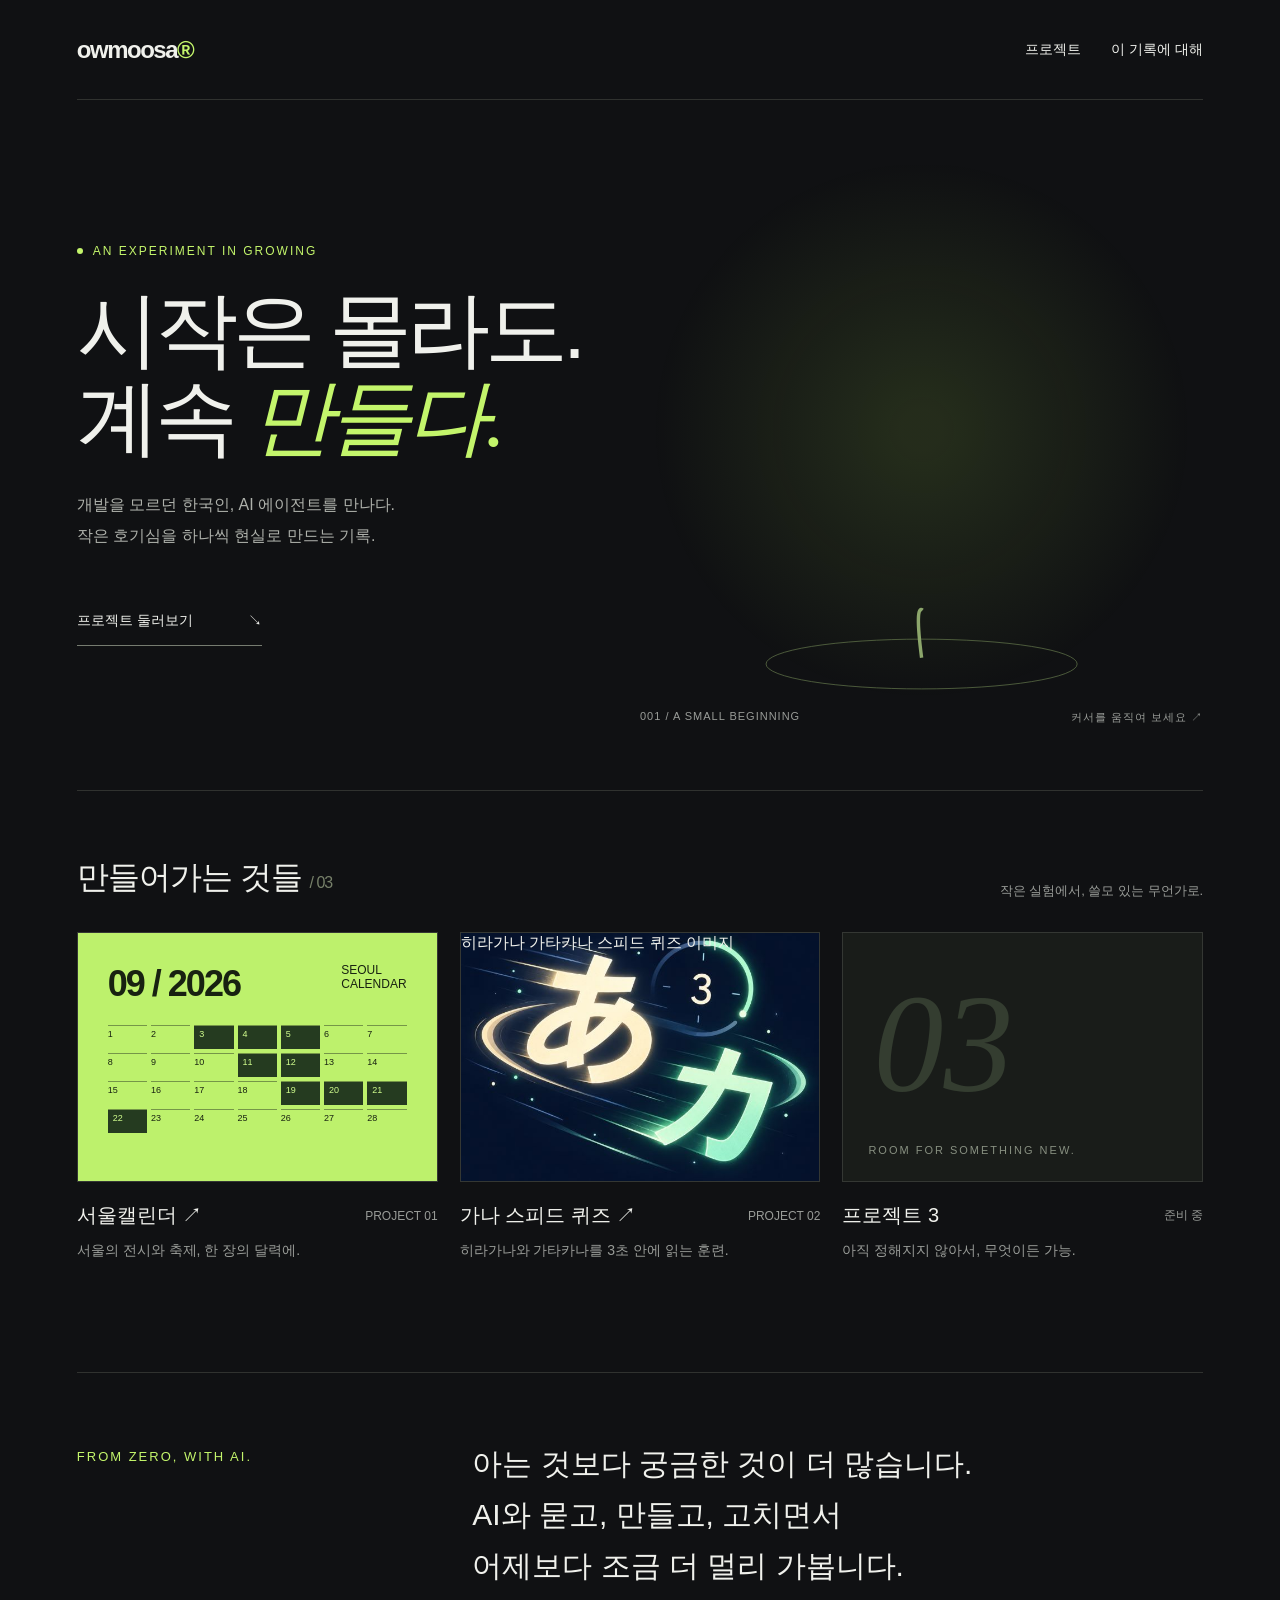
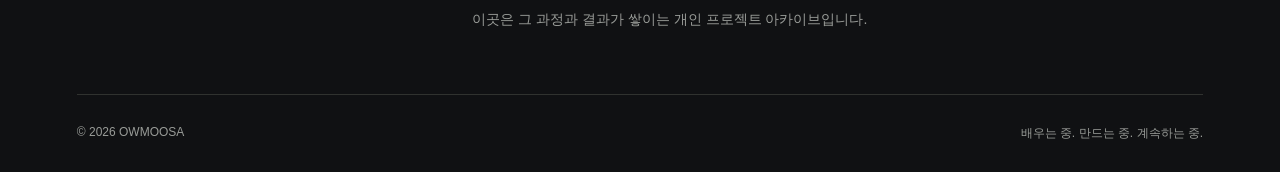
<file: index.html>
<!doctype html>
<html lang="ko"><head><meta charset="utf-8"><meta name="viewport" content="width=device-width,initial-scale=1"><meta http-equiv="refresh" content="0; url=./5moo4-main.html"><title>5moo4-main</title></head><body><a href="./5moo4-main.html">5moo4-main 열기</a></body></html>
</file>
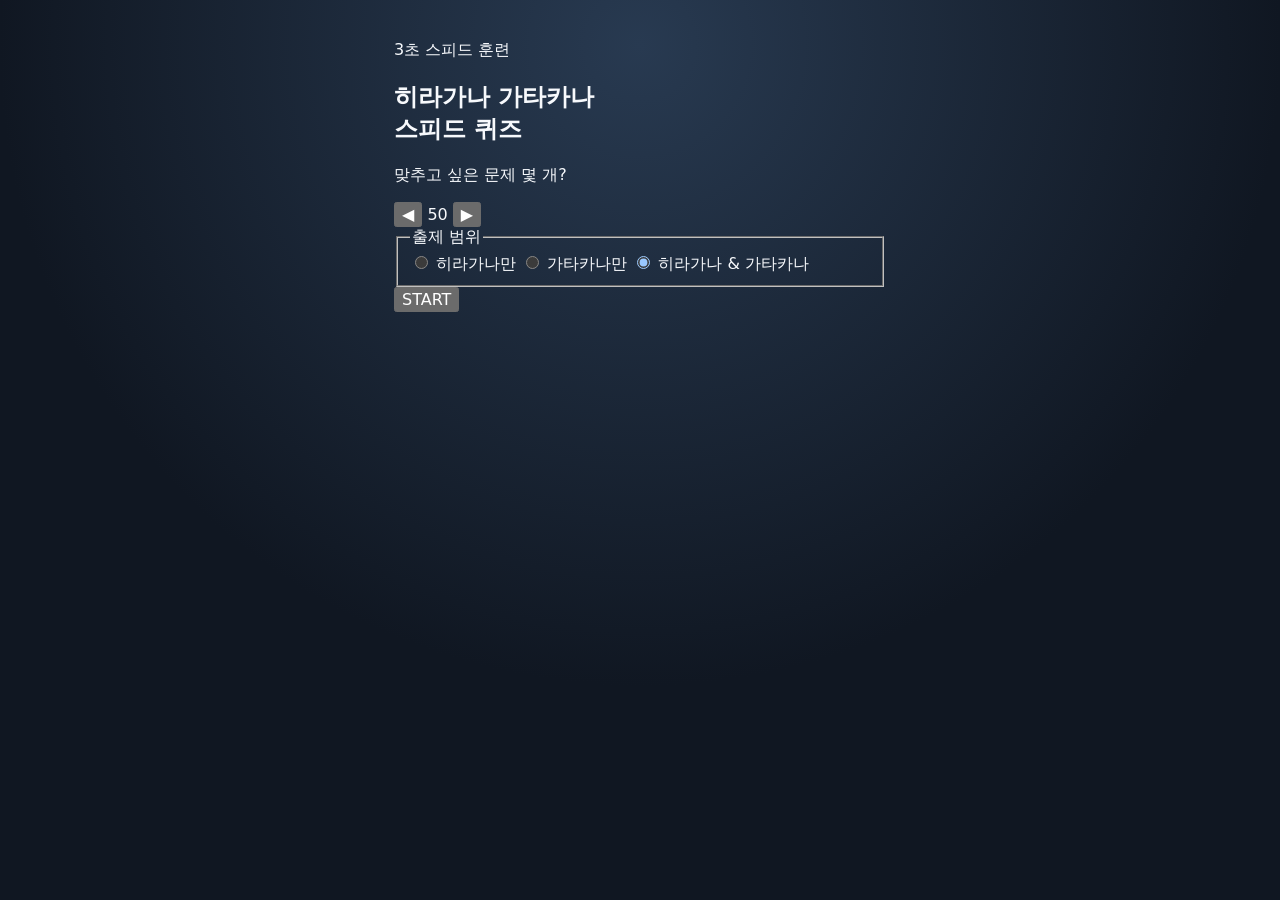
<file: JP-quiz/index.html>
<!doctype html>
<html lang="ko">
<head>
  <meta charset="UTF-8" />
  <meta name="viewport" content="width=device-width, initial-scale=1, viewport-fit=cover" />
  <meta name="theme-color" content="#18212f" />
  <meta name="description" content="히라가나 가타카나 스피드 퀴즈" />
  <link rel="manifest" href="manifest.webmanifest" />
  <link rel="icon" type="image/svg+xml" href="favicon.svg" />
  <link rel="stylesheet" href="styles.css" />
  <title>히라가나 가타카나 스피드 퀴즈</title>
</head>
<body>
  <main class="app-shell">
    <section id="start-screen" class="screen start-screen" aria-labelledby="app-title">
      <div class="start-content">
        <p class="eyebrow">3초 스피드 훈련</p>
        <h1 id="app-title">히라가나 가타카나<br>스피드 퀴즈</h1>
        <div class="count-picker">
          <p>맞추고 싶은 문제 몇 개?</p>
          <div class="picker-row">
            <button id="decrease" class="triangle-button" aria-label="문제 수 줄이기">◀</button>
            <output id="question-count" aria-live="polite">50</output>
            <button id="increase" class="triangle-button" aria-label="문제 수 늘리기">▶</button>
          </div>
        </div>
        <fieldset class="script-picker">
          <legend>출제 범위</legend>
          <div class="script-options">
            <label><input type="radio" name="script" value="hiragana"> <span>히라가나만</span></label>
            <label><input type="radio" name="script" value="katakana"> <span>가타카나만</span></label>
            <label><input type="radio" name="script" value="both" checked> <span>히라가나 &amp; 가타카나</span></label>
          </div>
        </fieldset>
        <button id="start-button" class="primary-button">START</button>
      </div>
    </section>

    <section id="quiz-screen" class="screen quiz-screen" hidden aria-live="polite">
      <div class="quiz-header">
        <span id="progress-label">0 / 50</span>
        <div class="progress-track" aria-label="완료한 고유 문제 진행"><div id="progress-fill"></div></div>
      </div>
      <div class="question-card"><p id="question" lang="ja">あさ</p></div>
      <div class="timer-track" aria-label="남은 시간"><div id="timer-fill"></div></div>
      <div id="choices" class="choices" aria-label="정답 선택지"></div>
      <p id="feedback" class="feedback" aria-live="assertive"></p>
    </section>

    <section id="result-screen" class="screen result-screen" hidden aria-labelledby="result-title">
      <div class="result-card">
        <p class="eyebrow">COMPLETE</p>
        <h2 id="result-title">모든 문제를 맞혔어요</h2>
        <dl class="stats">
          <div><dt>총 도전</dt><dd id="attempts-stat">0</dd></div>
          <div><dt>오답</dt><dd id="wrong-stat">0</dd></div>
          <div><dt>시간초과</dt><dd id="timeout-stat">0</dd></div>
          <div><dt>소요시간</dt><dd id="elapsed-stat">0초</dd></div>
        </dl>
        <div class="result-actions">
          <button id="retry-button" class="primary-button">다시 하기</button>
          <button id="home-button" class="secondary-button">처음으로</button>
        </div>
      </div>
    </section>
  </main>
  <script src="hiragana-additions.js"></script>
  <script src="katakana-additions.js"></script>
  <script src="app.js"></script>
</body>
</html>
</file>
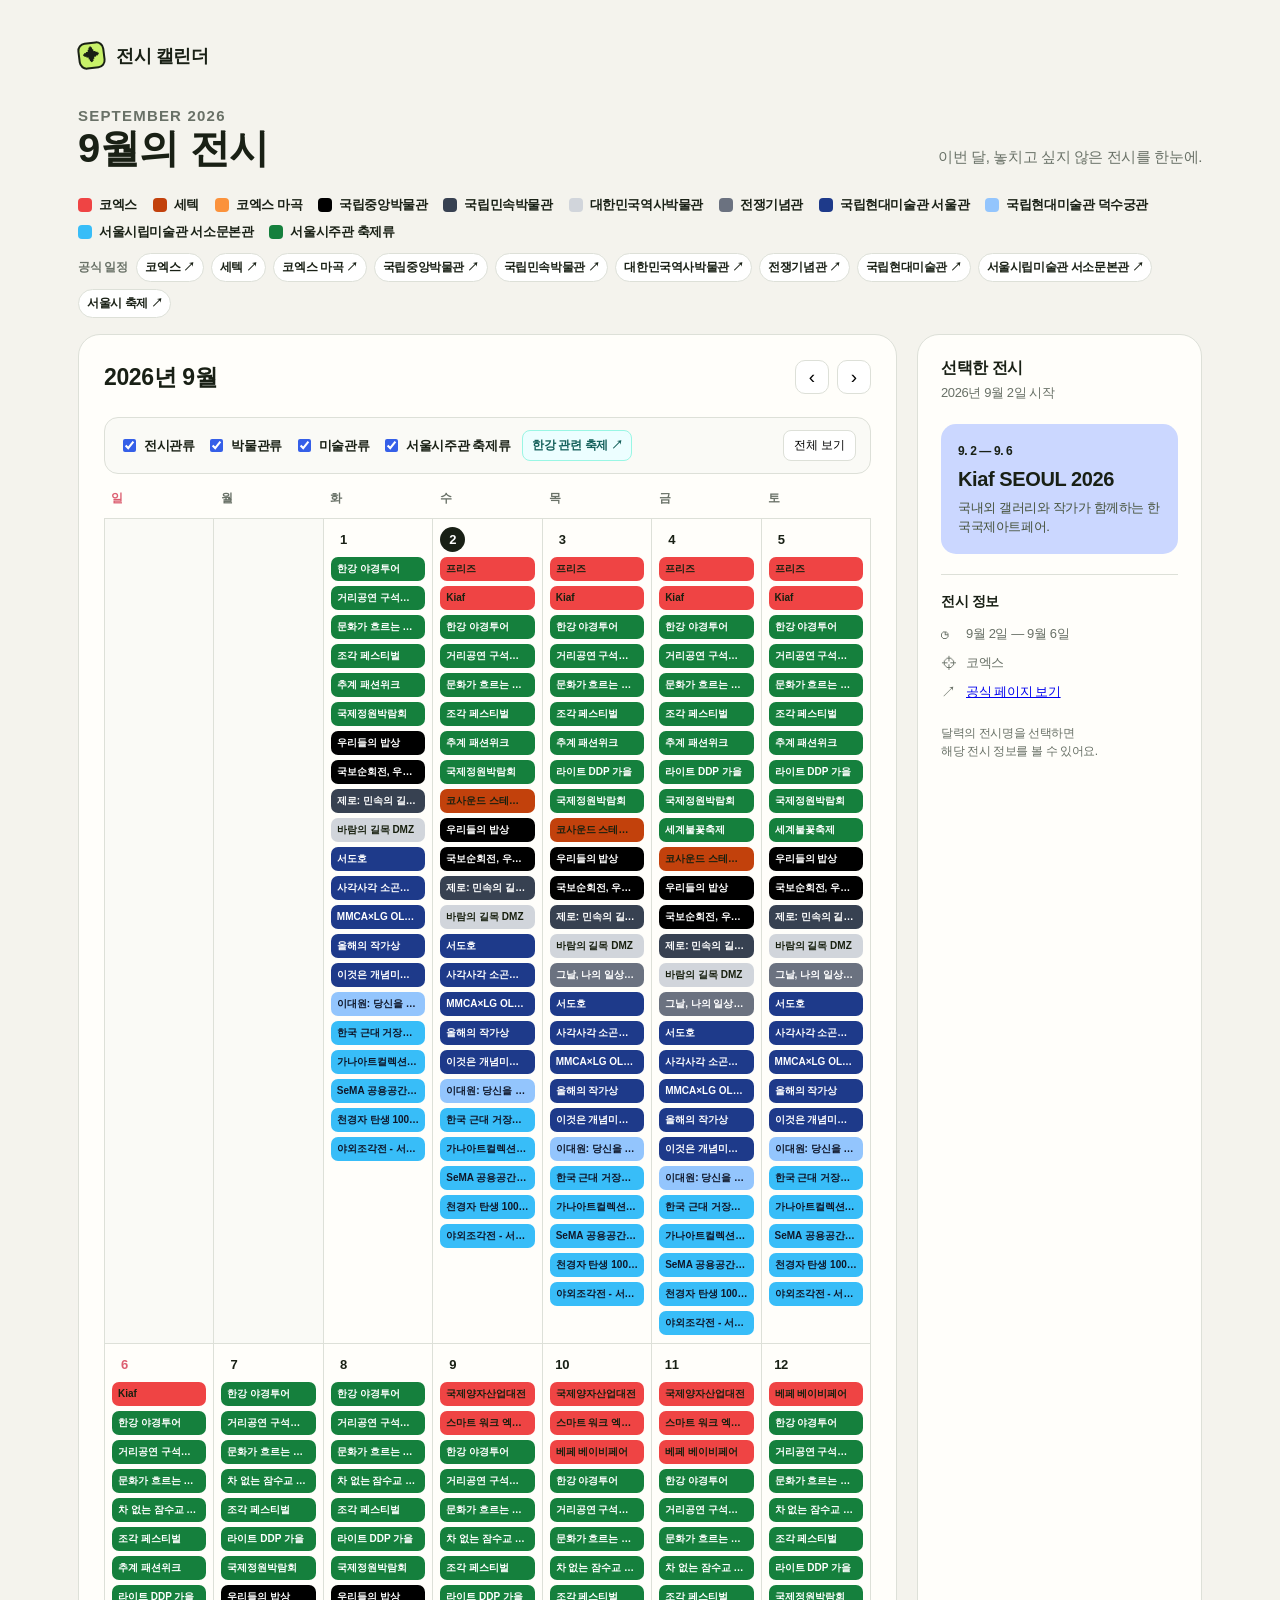
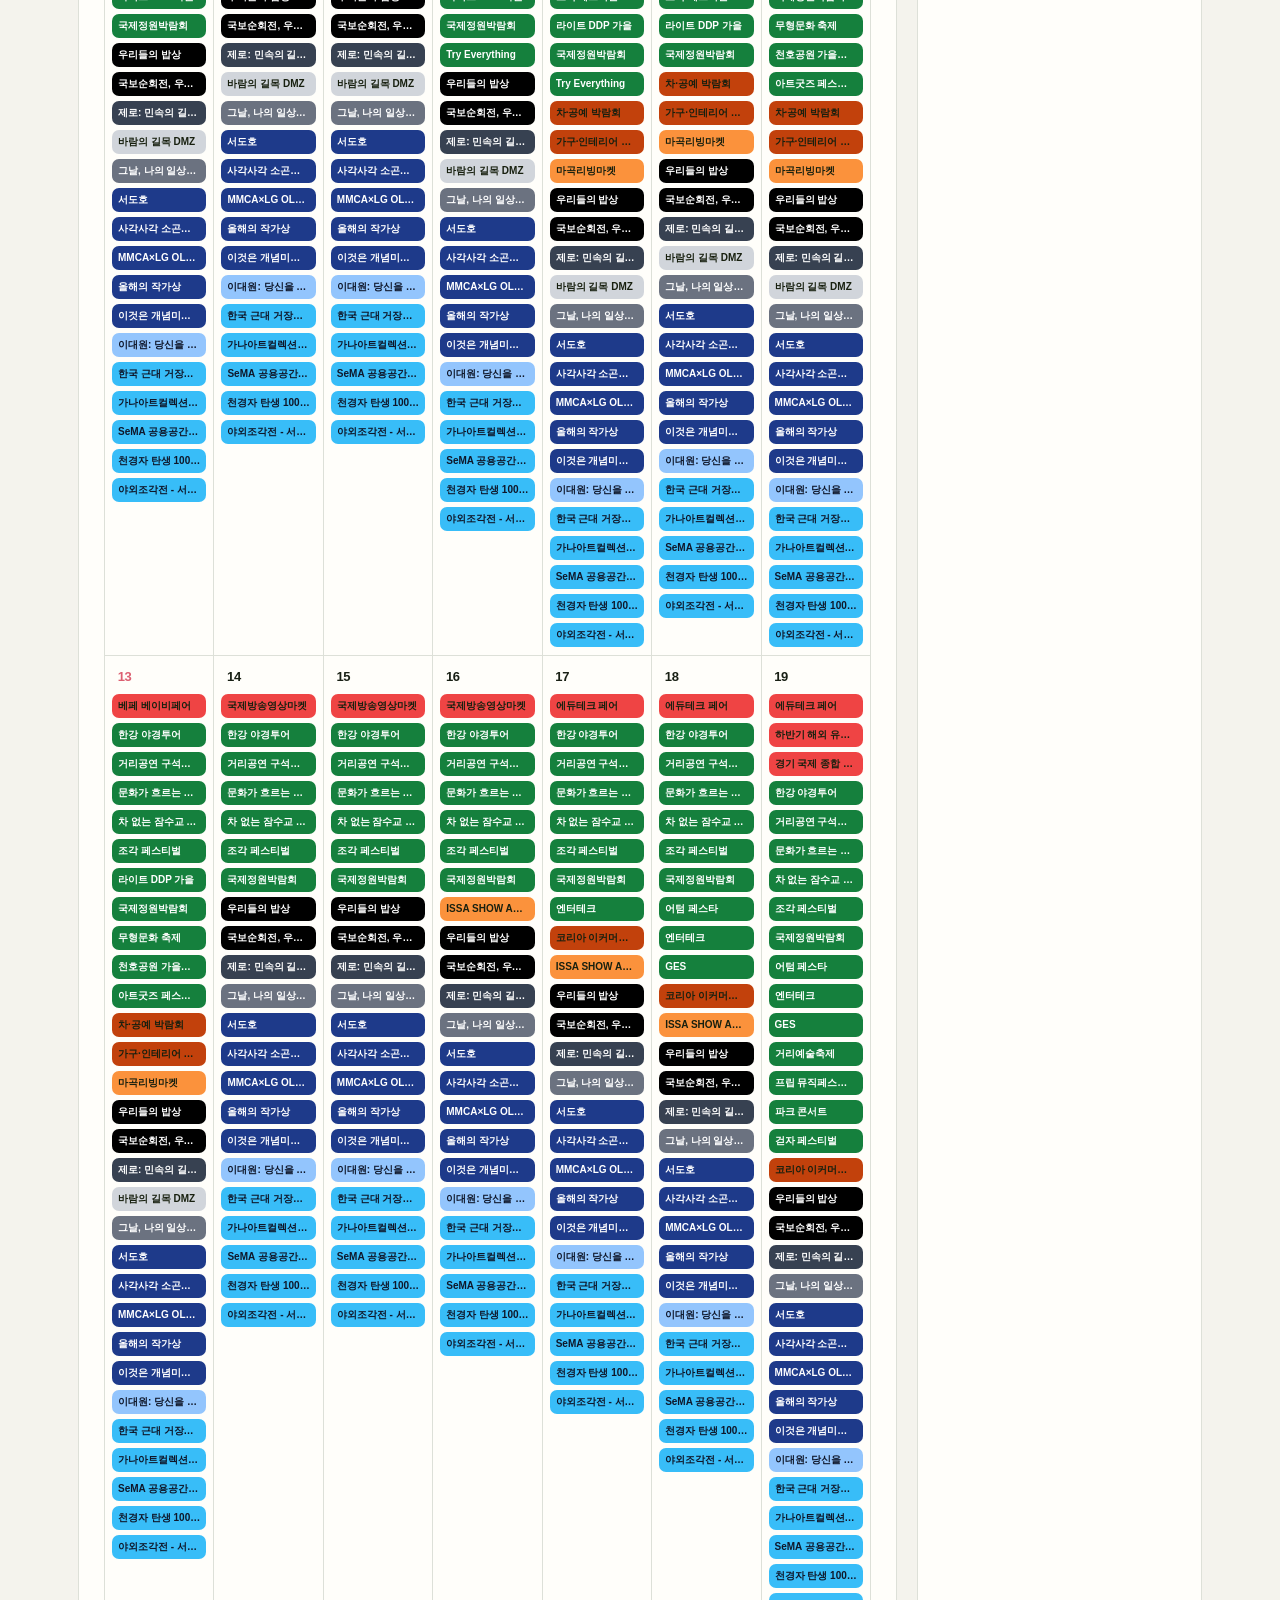
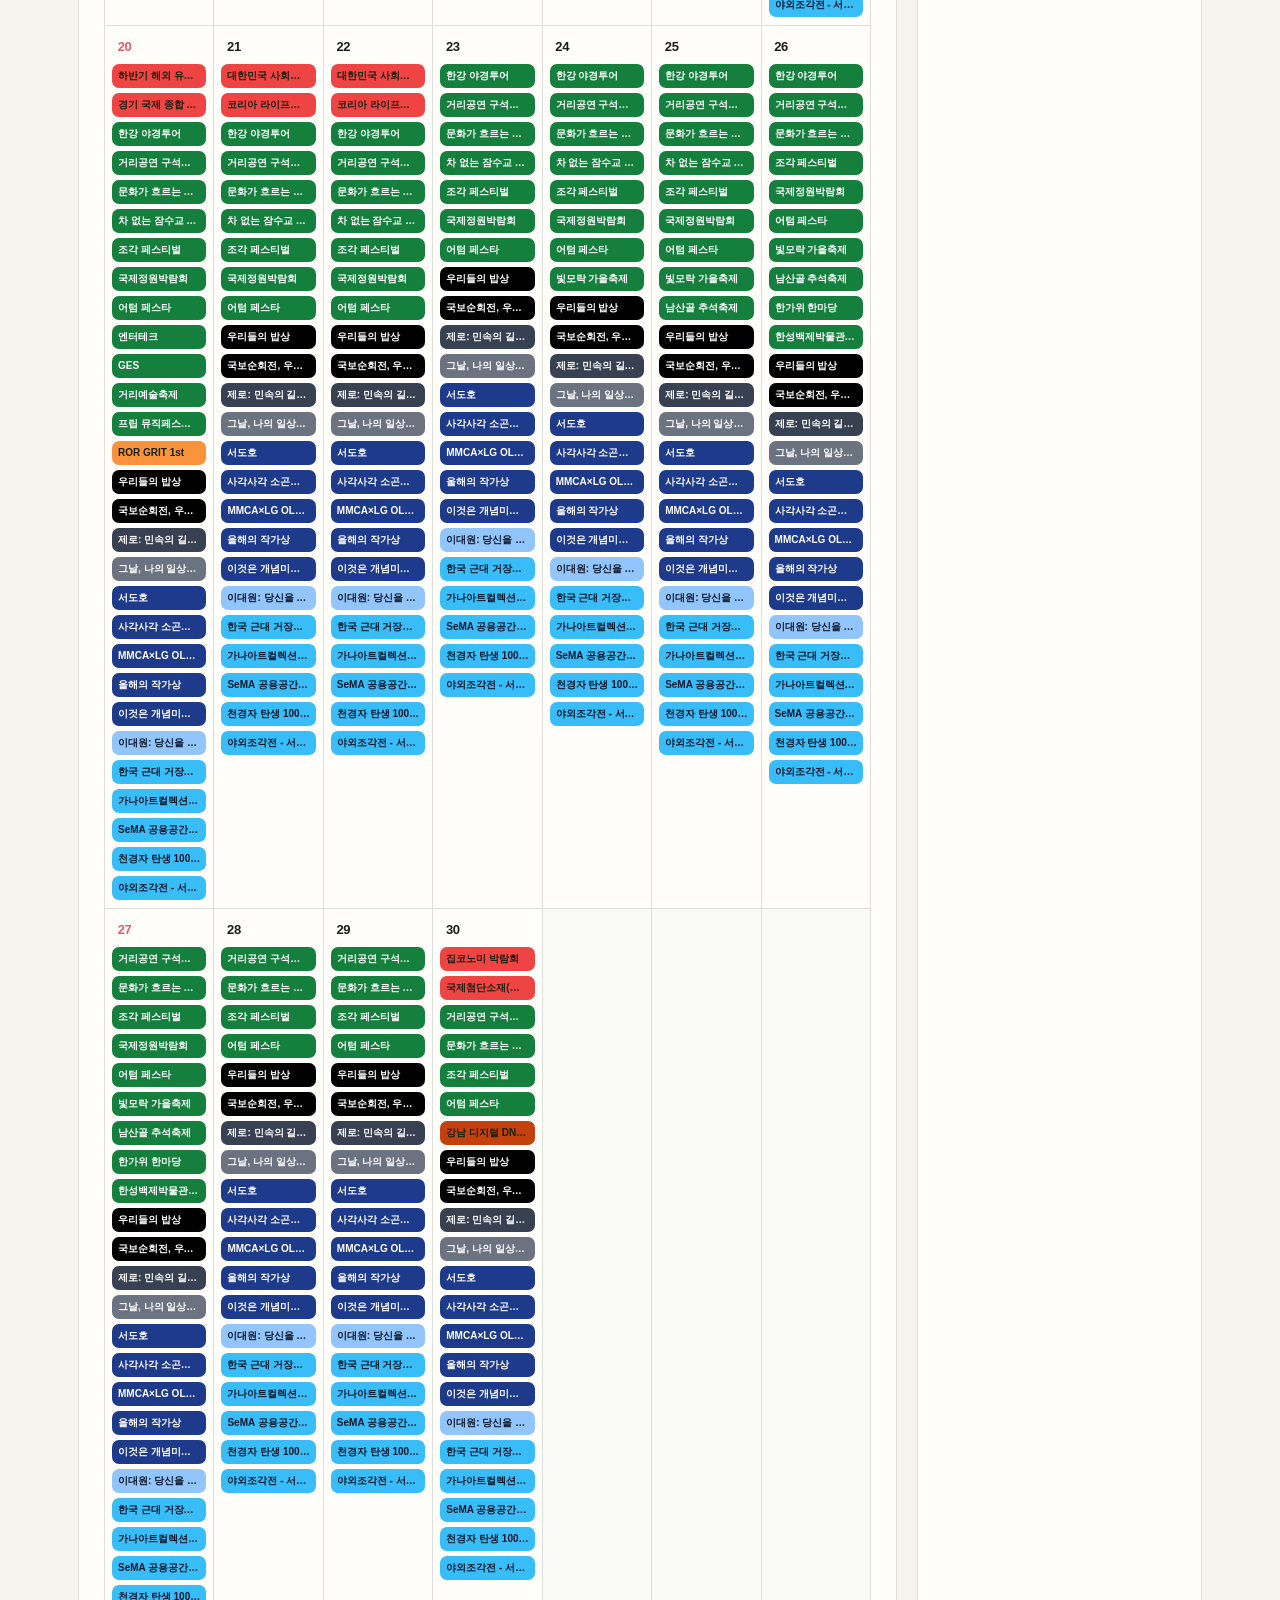
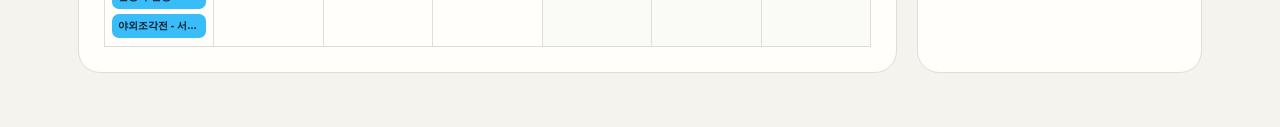
<file: noonting/index.html>
<!doctype html>
<html lang="ko">
<head>
  <meta charset="UTF-8" />
  <meta name="viewport" content="width=device-width, initial-scale=1.0" />
  <title>전시 캘린더</title>
  <style>
    :root { --ink:#192015; --muted:#697167; --paper:#f4f3ed; --card:#fffefa; --line:#dde0d8; --lime:#c8f169; --blue:#355fe8; --pink:#fa9dc4; --orange:#ffad65; }
    *{box-sizing:border-box} body{margin:0;background:var(--paper);font-family:Inter, Pretendard, "Apple SD Gothic Neo", Arial,sans-serif;color:var(--ink);letter-spacing:-.025em}
    .page{max-width:1180px;margin:auto;padding:42px 28px 54px}.top{display:flex;align-items:center;justify-content:space-between;margin-bottom:38px}.brand{display:flex;align-items:center;gap:11px;font-size:18px;font-weight:800}.mark{width:27px;height:27px;background:var(--lime);border:2px solid var(--ink);border-radius:8px;display:grid;place-items:center;font-size:16px;transform:rotate(-7deg)}.today{border:1.5px solid var(--ink);background:transparent;border-radius:999px;padding:10px 15px;font:inherit;font-size:14px;font-weight:700;cursor:pointer}.intro{display:flex;align-items:end;justify-content:space-between;margin-bottom:26px}.kicker{color:var(--blue);font-size:13px;font-weight:800;text-transform:uppercase;letter-spacing:.08em;margin:0 0 9px}.intro h1{font-size:40px;line-height:1.08;margin:0;font-weight:800}.intro p{margin:0 0 3px;color:var(--muted);font-size:15px}.layout{display:grid;grid-template-columns:minmax(0,1fr) 285px;gap:20px}.calendar,.side{background:var(--card);border:1px solid var(--line);border-radius:22px}.calendar{padding:25px}.monthbar{display:flex;align-items:center;justify-content:space-between;margin-bottom:23px}.monthbar h2{margin:0;font-size:23px}.arrows{display:flex;gap:8px}.arrows button{width:34px;height:34px;border:1px solid var(--line);border-radius:10px;background:white;font-size:19px;cursor:pointer}.week,.grid{display:grid;grid-template-columns:repeat(7,1fr)}.week div{font-size:12px;font-weight:800;color:var(--muted);padding:0 7px 11px}.week div:first-child{color:#dc5f71}.grid{border-top:1px solid var(--line);border-left:1px solid var(--line)}.day{min-height:114px;padding:8px 7px;border-right:1px solid var(--line);border-bottom:1px solid var(--line);position:relative}.num{font-size:13px;font-weight:700;display:inline-grid;place-items:center;width:25px;height:25px;border-radius:50%}.sun .num{color:#dc5f71}.blank{background:#fafaf6}.event{display:block;width:100%;text-align:left;border:0;border-radius:7px;margin-top:5px;padding:5px 6px;color:#18200f;font:700 11px/1.2 inherit;cursor:pointer;white-space:nowrap;overflow:hidden;text-overflow:ellipsis}.blue{background:#ef9a9a}.orange{background:#d95c62}.purple{background:#f7c4c4}.magok{background:#ffcaca}.lime{background:#7ea6f2}.pink{background:#b4c9ff}.museum{background:#5279cf}.history{background:#9bb8f5}.war{background:#6b8ddd}.chosen .num{background:var(--ink);color:white}.side{padding:23px}.side h3{font-size:16px;margin:0 0 5px}.side .date{font-size:13px;color:var(--muted);margin-bottom:22px}.feature{background:var(--lime);border-radius:15px;padding:17px;margin-bottom:20px}.feature span{font-size:12px;font-weight:800}.feature h4{font-size:20px;line-height:1.2;margin:8px 0}.feature p{font-size:13px;line-height:1.45;margin:0;color:#45513a}.detail{border-top:1px solid var(--line);padding-top:18px}.detail h4{font-size:14px;margin:0 0 14px}.meta{display:flex;gap:10px;margin:11px 0;font-size:13px;color:var(--muted)}.icon{font-size:15px;width:15px}.hint{font-size:12px;color:var(--muted);line-height:1.5;margin:22px 0 0}@media(max-width:760px){.page{padding:25px 15px}.intro{display:block}.intro p{margin-top:12px}.layout{grid-template-columns:1fr}.side{display:none}.calendar{padding:15px;border-radius:17px}.day{min-height:72px;padding:5px}.event{font-size:9px;padding:4px}.intro h1{font-size:32px}.week div{padding:0 4px 9px}.monthbar{margin-bottom:16px}}
    .week,.grid{grid-template-columns:repeat(7,minmax(0,1fr))}
    .calendar,.day,.side{min-width:0}
    .event{max-width:100%;font-family:inherit;font-size:10px;font-weight:600;line-height:1.4}
    .feature h4,.feature p,.meta{overflow-wrap:anywhere}
    .event-name{display:block;overflow:hidden;text-overflow:ellipsis;white-space:nowrap}
    .event.blue,.event.orange,.event.purple,.event.magok{background:#ffdede}
    .event.blue{border:2px solid #e63946}.event.orange{border:2px solid #9b2226}.event.purple{border:2px solid #f77f00}.event.magok{border:2px solid #6a1b9a}
    .event.lime,.event.pink,.event.museum,.event.history,.event.war,.event.mmca,.event.mmcaD{background:#dce8ff}
    .event.lime{border:2px solid #1d4ed8}.event.pink{border:2px solid #06b6d4}.event.museum{border:2px solid #1e3a8a}.event.history{border:2px solid #16a34a}.event.war{border:2px solid #7c3aed}
    .event.blue,.event.orange,.event.purple,.event.magok,.event.lime,.event.pink,.event.museum,.event.history,.event.war,.event.mmca,.event.mmcaD{background:#f5f5f1;border:0}
    .venue-legend{display:none}
    .event.blue{background:#ef4444}.event.orange{background:#f97316}.event.purple{background:#c2410c}.event.magok{background:#fb923c}
    .event.lime{background:#111827;color:#fff}.event.pink{background:#374151;color:#fff}.event.museum{background:#000;color:#fff}.event.history{background:#d1d5db}.event.war{background:#6b7280;color:#fff}.event.mmca{background:#1e3a8a;color:#fff}.event.mmcaD{background:#93c5fd;color:#0f172a}.event.sema{background:#38bdf8;color:#0f172a}
    .event.festival{background:#15803d;color:#fff}
    .venue-legend{display:flex}.venue-legend .blue{background:#ef4444}.venue-legend .orange{background:#f97316}.venue-legend .purple{background:#c2410c}.venue-legend .magok{background:#fb923c}.venue-legend .museum{background:#000}.venue-legend .folk{background:#374151}.venue-legend .history{background:#d1d5db}.venue-legend .war{background:#6b7280}.venue-legend .mmca{background:#1e3a8a}.venue-legend .mmcaD{background:#93c5fd}.venue-legend .sema{background:#38bdf8}.venue-legend .festival{background:#15803d}
    .event-period{display:block;font-size:12px;font-weight:400;margin-top:2px}
    .venue-legend{display:flex;flex-wrap:wrap;gap:9px 16px;margin:0 0 12px;font-size:13px;font-weight:600}.venue-legend span{display:flex;align-items:center;gap:7px;white-space:nowrap}.venue-legend i{display:inline-block;flex:0 0 14px;width:14px;height:14px;border-radius:4px}.source-links{display:flex;flex-wrap:wrap;align-items:center;gap:7px;margin:0 0 16px;font-size:12px}.source-links .label{font-weight:800;color:var(--muted);margin-right:2px}.source-links a{padding:5px 8px;border:1px solid var(--line);border-radius:999px;background:#fff;color:var(--ink);text-decoration:none;font-weight:700}.source-links a:hover{border-color:var(--ink)}.feature{background:#cbd7ff}
    .purple{background:#f7c4c4}.magok{background:#ffcaca}.museum{background:#5279cf}.folk{background:#b4c9ff}.history{background:#9bb8f5}.war{background:#6b8ddd}
    .filters{display:flex;align-items:center;gap:12px;flex-wrap:wrap;margin:0 0 16px;padding:12px 14px;border:1px solid var(--line);border-radius:14px;background:#fafaf6;font-size:13px}.filters label{display:flex;align-items:center;gap:5px;font-weight:600}.filters input{accent-color:var(--blue)}.external-filter{display:inline-flex;align-items:center;padding:6px 9px;border:1px solid #99f6e4;border-radius:8px;background:#ecfeff;color:#115e59;text-decoration:none;font-weight:700;font-size:12px}.filters button{margin-left:auto;border:1px solid var(--line);border-radius:8px;background:#fff;padding:6px 10px;cursor:pointer;font:inherit;font-size:12px}
    .timeline{display:none;margin:0 0 18px;padding:10px;border:1px solid var(--line);border-radius:12px;background:#fafaf6;overflow:hidden}.timeline-grid,.timeline-ruler{display:grid;grid-template-columns:repeat(30,minmax(0,1fr));gap:3px;align-items:center}.timeline-ruler{margin-bottom:6px;font-size:10px;color:var(--muted);text-align:center}.timeline-bar{grid-column:var(--start)/var(--end);height:22px;border-radius:6px;padding:3px 7px;white-space:nowrap;overflow:hidden;text-overflow:ellipsis;font-size:10px;font-weight:700;color:#fff}.timeline-bar.museum{background:#111827}.timeline-bar.art{background:#2563eb}.timeline-bar.venue{background:#ef4444}.timeline-bar.festival{background:#16a34a}
    .view-switch{display:none}
    .day.today-cell{background:#fff7d6;box-shadow:inset 0 0 0 2px #d49b00;z-index:1}
  </style>
</head>
<body>
  <main class="page">
    <header class="top"><div class="brand"><span class="mark">✦</span> 전시 캘린더</div></header>
    <section class="intro"><div><p class="kicker">September 2026</p><h1>9월의 전시</h1></div><p>이번 달, 놓치고 싶지 않은 전시를 한눈에.</p></section>
    <div class="venue-legend" aria-label="전시장 색상 안내"><span><i class="blue"></i>코엑스</span><span><i class="purple"></i>세텍</span><span><i class="magok"></i>코엑스 마곡</span><span><i class="museum"></i>국립중앙박물관</span><span><i class="folk"></i>국립민속박물관</span><span><i class="history"></i>대한민국역사박물관</span><span><i class="war"></i>전쟁기념관</span><span><i class="mmca"></i>국립현대미술관 서울관</span><span><i class="mmcaD"></i>국립현대미술관 덕수궁관</span><span><i class="sema"></i>서울시립미술관 서소문본관</span><span><i class="festival"></i>서울시주관 축제류</span></div>
    <div class="source-links" aria-label="기관별 공식 전체 일정"><span class="label">공식 일정</span><a href="https://www.coex.co.kr/event/exhibitions-calendar/" target="_blank" rel="noopener">코엑스 ↗</a><a href="https://www.setec.or.kr/front/schedule/calendar.do" target="_blank" rel="noopener">세텍 ↗</a><a href="https://coexmagok.co.kr/event-schedule/calendar/" target="_blank" rel="noopener">코엑스 마곡 ↗</a><a href="https://www.museum.go.kr/MUSEUM/contents/M0202010000.do?menuId=current" target="_blank" rel="noopener">국립중앙박물관 ↗</a><a href="https://www.nfm.go.kr/user/planexhibition/home/20/selectPlanExhibitionNList.do?planExhibitionGbn=HOME" target="_blank" rel="noopener">국립민속박물관 ↗</a><a href="https://www.much.go.kr/MUCH/contents/M02010100000.do?searchExhDivision=play&schExhCategory=EXH01" target="_blank" rel="noopener">대한민국역사박물관 ↗</a><a href="https://www.warmemo.or.kr:8443/Home/H20000/H20200/boardList" target="_blank" rel="noopener">전쟁기념관 ↗</a><a href="https://www.mmca.go.kr/exhibitions/progressList.do" target="_blank" rel="noopener">국립현대미술관 ↗</a><a href="https://sema.seoul.go.kr/kr/whatson/landing" target="_blank" rel="noopener">서울시립미술관 서소문본관 ↗</a><a href="https://festival.seoul.go.kr/festival/year/loadMap.do" target="_blank" rel="noopener">서울시 축제 ↗</a></div>
    <section class="layout"><div class="calendar"><div class="monthbar"><h2>2026년 9월</h2><div class="arrows"><button aria-label="이전 달">‹</button><button aria-label="다음 달">›</button></div></div><div class="filters" aria-label="전시 유형 필터"><label><input type="checkbox" value="venue" checked>전시관류</label><label><input type="checkbox" value="museum" checked>박물관류</label><label><input type="checkbox" value="art" checked>미술관류</label><label><input type="checkbox" value="festival" checked>서울시주관 축제류</label><a class="external-filter" href="https://hangang.seoul.go.kr/www/eventMng/list.do?srchType=list&evntSn=&mid=538&pageNo=1&keyword=&opt4=&opt11=&opt12=&opt13=&opt14=Y" target="_blank" rel="noopener">한강 관련 축제 ↗</a><button id="resetFilters" type="button">전체 보기</button></div><div class="week"><div>일</div><div>월</div><div>화</div><div>수</div><div>목</div><div>금</div><div>토</div></div><div class="grid" id="calendar"></div></div>
      <aside class="side"><h3 id="sideTitle">선택한 전시</h3><div class="date" id="sideDate">2026년 9월 2일 시작</div><div class="feature" id="feature"><span>9. 2 — 9. 6</span><h4>Kiaf SEOUL 2026</h4><p>국내외 갤러리와 작가가 함께하는 한국국제아트페어.</p></div><div class="detail"><h4>전시 정보</h4><div class="meta"><span class="icon">◷</span><span id="period">9월 2일 — 9월 6일</span></div><div class="meta"><span class="icon">⌖</span><span id="place">코엑스</span></div><div class="meta"><span class="icon">↗</span><a id="officialLink" href="https://www.coex.co.kr/event/exhibitions-calendar/" target="_blank" rel="noopener">공식 페이지 보기</a></div></div><p class="hint">달력의 전시명을 선택하면<br/>해당 전시 정보를 볼 수 있어요.</p></aside>
    </section>
  </main>
  <script>
    const events=[{d:2,n:'프리즈 서울 2026',c:'blue',end:5},{d:2,n:'Kiaf SEOUL 2026',c:'lime',end:6},{d:9,n:'국제양자산업대전',c:'pink',end:11},{d:9,n:'스마트 워크 엑스포',c:'orange',end:11},{d:10,n:'베페 베이비페어',c:'lime',end:13},{d:14,n:'2026년 국제방송영상마켓',c:'orange',end:16},{d:17,n:'에듀테크 페어',c:'blue',end:19},{d:19,n:'2026 하반기 해외 유학박람회 / 이민박람회',c:'pink',end:20},{d:19,n:'경기 국제 종합 학술대회 및 치과기자재 전시회(GAMEX 2026)',c:'lime',end:20},{d:21,n:'제3회 대한민국 사회적가치 페스타',c:'blue',end:22},{d:21,n:'코리아 라이프사이언스 위크 2026',c:'orange',end:22},{d:30,n:'제12회 집코노미 박람회 2026',c:'pink',end:1,endMonth:10},{d:30,n:'제14회국제첨단소재(세라믹, 탄소, 접착코팅필름)기술대전',c:'lime',end:2,endMonth:10}];
    events.forEach(event=>event.venue='코엑스');
    events.push(
      {d:2,end:4,n:'제19회 폐기물·자원순환산업전(RETECH) & 차세대 분체·유체기술전(A-POWDER TECH)',c:'orange',venue:'킨텍스'},
      {d:4,end:4,n:'제18회 자원순환의 날',c:'pink',venue:'킨텍스'},
      {d:4,end:6,n:'궁디팡팡 캣페스타 ILSAN',c:'blue',venue:'킨텍스'},
      {d:9,end:11,n:'이차전지 소재 · 부품 및 장비전 (K-BATTERY SHOW 2026)',c:'lime',venue:'킨텍스'},
      {d:9,end:11,n:'제6회 국제 운송 · 공급망관리 산업전',c:'blue',venue:'킨텍스'},
      {d:18,end:20,n:'2026 로컬 콘텐츠 페스타',c:'orange',venue:'킨텍스'},
      {d:30,end:2,endMonth:10,n:'2026 산학연협력 EXPO',c:'blue',venue:'킨텍스'}
    );
    events.push(
      {d:1,end:26,n:'한강 야경투어',venue:'서울시주관 축제류'},
      {d:1,end:30,n:'서울 거리공연 구석구석 라이브',venue:'서울시주관 축제류'},
      {d:1,end:30,n:'문화가 흐르는 서울광장',venue:'서울시주관 축제류'},
      {d:6,end:25,n:'차 없는 잠수교 뚜벅뚜벅 축제',venue:'서울시주관 축제류'},
      {d:1,end:30,n:'서울 조각 페스티벌',venue:'서울시주관 축제류'},
      {d:1,end:6,n:'2026 추계 서울 패션위크',venue:'서울시주관 축제류'},
      {d:3,end:13,n:'서울라이트 DDP 2026 가을',venue:'서울시주관 축제류'},
      {d:1,end:27,n:'서울국제정원박람회',venue:'서울시주관 축제류'},
      {d:4,end:5,n:'서울세계불꽃축제',venue:'서울시주관 축제류'},
      {d:9,end:10,n:'Try Everything',venue:'서울시주관 축제류'},
      {d:12,end:13,n:'서울 무형문화 축제',venue:'서울시주관 축제류'},
      {d:12,end:13,n:'2026 천호공원 가을축제',venue:'서울시주관 축제류'},
      {d:12,end:13,n:'서울 아트굿즈 페스티벌',venue:'서울시주관 축제류'},
      {d:18,end:30,n:'2026 서울 어텀 페스타',venue:'서울시주관 축제류'},
      {d:17,end:20,n:'엔터테크 서울',venue:'서울시주관 축제류'},
      {d:18,end:20,n:'GES 2026',venue:'서울시주관 축제류'},
      {d:19,end:20,n:'서울거리예술축제',venue:'서울시주관 축제류'},
      {d:19,end:20,n:'2026 서울 프립 뮤직페스티벌',venue:'서울시주관 축제류'},
      {d:19,end:19,n:'파크 콘서트',venue:'서울시주관 축제류'},
      {d:19,end:19,n:'서울 걷자 페스티벌',venue:'서울시주관 축제류'},
      {d:24,end:27,n:'빛모락 가을축제',venue:'서울시주관 축제류'},
      {d:25,end:27,n:'남산골 추석축제',venue:'서울시주관 축제류'},
      {d:26,end:27,n:'한가위 한마당',venue:'서울시주관 축제류'},
      {d:26,end:27,n:'한성백제박물관 한가위 큰잔치',venue:'서울시주관 축제류'}
    );
    events.push(
      {d:2,end:4,n:'코사운드 스테이지테크 2026',venue:'세텍'},
      {d:10,end:13,n:'2026 서울 차·공예 박람회',venue:'세텍'},
      {d:10,end:13,n:'2026 서울 가구·인테리어 박람회',venue:'세텍'},
      {d:17,end:19,n:'2026 코리아 이커머스 페어',venue:'세텍'},
      {d:30,end:30,n:'강남 디지털 DNA 페스티벌',venue:'세텍'}
    );
    events.push(
      {d:10,end:13,n:'마곡리빙마켓',venue:'코엑스 마곡'},
      {d:16,end:18,n:'ISSA SHOW ASIA 2026',venue:'코엑스 마곡'},
      {d:20,end:20,n:'ROR GRIT SEOUL 1st',venue:'코엑스 마곡'}
    );
    events.push(
      {d:1,end:30,n:'우리들의 밥상',venue:'국립중앙박물관'},
      {d:1,end:30,n:'국보순회전, 우리 동네에서 만나는 보물',venue:'국립중앙박물관'}
    );
    events.push(
      {d:1,end:30,n:'제로: 민속의 길에서 만난 북한',venue:'국립민속박물관'}
    );
    events.splice(0, events.length, ...events.filter(event=>event.venue!=='킨텍스'));
    events.push(
      {d:1,end:13,n:'바람의 길목 DMZ',venue:'대한민국역사박물관'}
    );
    events.push(
      {d:3,end:30,n:'그날, 나의 일상은 전쟁이 되었다',venue:'전쟁기념관'}
    );
    events.push(
      {d:1,end:30,n:'서도호',venue:'국립현대미술관'},
      {d:1,end:30,n:'사각사각 소곤소곤',venue:'국립현대미술관'},
      {d:1,end:30,n:'MMCA×LG OLED 시리즈 2026',venue:'국립현대미술관'},
      {d:1,end:30,n:'올해의 작가상 2026',venue:'국립현대미술관'},
      {d:1,end:30,n:'이것은 개념미술이 (아니)다',venue:'국립현대미술관'}
    );
    events.push({d:1,end:30,n:'이대원: 당신을 슬프게 하는 것은 하나도 없다',venue:'국립현대미술관 덕수궁관'});
    events.push(
      {d:1,end:30,n:'2026년 한국 근대 거장전 《유영국: 산은 내 안에 있다》',venue:'서울시립미술관 서소문본관'},
      {d:1,end:30,n:'가나아트컬렉션 《기술의 저변: 경계에 선 장면들》',venue:'서울시립미술관 서소문본관'},
      {d:1,end:30,n:'SeMA 공용공간 프로젝트 《영원히 교차하는 춤》',venue:'서울시립미술관 서소문본관'},
      {d:1,end:30,n:'천경자 탄생 100주년 기념 《영혼을 울리는 바람을 향하여》',venue:'서울시립미술관 서소문본관'},
      {d:1,end:30,n:'야외조각전 - 서소문본관',venue:'서울시립미술관 서소문본관'}
    );
    const venueColors={'코엑스':'blue','킨텍스':'orange','세텍':'purple','코엑스 마곡':'magok','국립중앙박물관':'museum','국립민속박물관':'pink','대한민국역사박물관':'history','전쟁기념관':'war','국립현대미술관':'mmca','국립현대미술관 덕수궁관':'mmcaD','서울시립미술관 서소문본관':'sema'};
    const venueLinks={'코엑스':'https://www.coex.co.kr/event/exhibitions-calendar/','킨텍스':'https://www.kintex.com/web/ko/event/clist.do?searchType=11','세텍':'https://www.setec.or.kr/front/schedule/calendar.do','코엑스 마곡':'https://coexmagok.co.kr/event-schedule/calendar/','국립중앙박물관':'https://www.museum.go.kr/MUSEUM/contents/M0202010000.do?menuId=current','국립민속박물관':'https://www.nfm.go.kr/user/planexhibition/home/20/selectPlanExhibitionNList.do?planExhibitionGbn=HOME','대한민국역사박물관':'https://www.much.go.kr/MUCH/contents/M02010100000.do?searchExhDivision=play&schExhCategory=EXH01','전쟁기념관':'https://www.warmemo.or.kr:8443/Home/H20000/H20200/boardList','국립현대미술관':'https://www.mmca.go.kr/exhibitions/progressList.do','국립현대미술관 덕수궁관':'https://www.mmca.go.kr/exhibitions/progressList.do','서울시립미술관 서소문본관':'https://sema.seoul.go.kr/kr/whatson/landing','서울시주관 축제류':'https://festival.seoul.go.kr/festival/year/loadMap.do'};
    const actualPeriods={'우리들의 밥상':['7월 1일','10월 25일'],'국보순회전, 우리 동네에서 만나는 보물':['5월 19일','11월 29일'],'제로: 민속의 길에서 만난 북한':['8월 12일','2027년 2월 14일'],'바람의 길목 DMZ':['6월 11일','9월 13일'],'그날, 나의 일상은 전쟁이 되었다':['9월 3일','11월 29일'],'서도호':['8월 27일','2027년 2월 9일'],'사각사각 소곤소곤':['8월 15일','10월 25일'],'MMCA×LG OLED 시리즈 2026':['7월 31일','11월 29일'],'올해의 작가상 2026':['7월 24일','12월 6일'],'이것은 개념미술이 (아니)다':['6월 19일','10월 11일'],'이대원: 당신을 슬프게 하는 것은 하나도 없다':['8월 6일','11월 8일'],'2026년 한국 근대 거장전 《유영국: 산은 내 안에 있다》':['5월 19일','10월 25일'],'가나아트컬렉션 《기술의 저변: 경계에 선 장면들》':['4월 16일','11월 22일'],'SeMA 공용공간 프로젝트 《영원히 교차하는 춤》':['2025년 8월 13일','2026년 12월 31일'],'천경자 탄생 100주년 기념 《영혼을 울리는 바람을 향하여》':['상시','상시'],'야외조각전 - 서소문본관':['상시','상시']};
    const venueBackgrounds={'코엑스':'#ef9a9a','킨텍스':'#d95c62','세텍':'#f7c4c4','코엑스 마곡':'#ffcaca','국립중앙박물관':'#5279cf','국립민속박물관':'#b4c9ff','대한민국역사박물관':'#9bb8f5','전쟁기념관':'#6b8ddd','국립현대미술관':'#bfdbfe','국립현대미술관 덕수궁관':'#dbeafe','서울시립미술관 서소문본관':'#bae6fd','서울시주관 축제류':'#bbf7d0'};
    const museumVenues=['국립중앙박물관','국립민속박물관','대한민국역사박물관','전쟁기념관'];
    const artVenues=['국립현대미술관','국립현대미술관 덕수궁관','서울시립미술관 서소문본관'];
    events.forEach(event=>{event.c=venueColors[event.venue]||'festival';event.link=venueLinks[event.venue];event.actual=actualPeriods[event.n];event.category=event.venue==='서울시주관 축제류'?'festival':museumVenues.includes(event.venue)?'museum':artVenues.includes(event.venue)?'art':'venue'});
    const grid=document.querySelector('#calendar'); const todayParts=Object.fromEntries(new Intl.DateTimeFormat('en-US',{timeZone:'Asia/Seoul',year:'numeric',month:'numeric',day:'numeric'}).formatToParts(new Date()).filter(p=>p.type!=='literal').map(p=>[p.type,Number(p.value)])); const isKoreaToday=todayParts.year===2026&&todayParts.month===9; for(let i=0;i<2;i++)grid.innerHTML+='<div class="day blank"></div>'; for(let d=1;d<=30;d++){const e=events.filter(x=>d>=x.d&&d<=(x.endMonth===10?30:x.end)); const el=document.createElement('div');el.className='day '+(d===6||d===13||d===20||d===27?'sun ':'')+(d===2?'chosen ':'')+(isKoreaToday&&d===todayParts.day?'today-cell':'');el.innerHTML='<span class="num">'+d+'</span>'+e.map(x=>'<button class="event '+x.c+'" data-name="'+x.n+'" data-start="'+x.d+'" data-end="'+x.end+'"><span class="event-name">'+x.n+'</span></button>').join('');grid.append(el)} for(let i=0;i<3;i++)grid.innerHTML+='<div class="day blank"></div>';
    document.querySelectorAll('.event').forEach(b=>{b.type='button';b.title=b.dataset.name;b.onclick=(e)=>{e.preventDefault();e.stopPropagation();const event=events.find(x=>x.n===b.dataset.name);const endMonth=event.endMonth||9;const actual=event.actual||['9월 '+b.dataset.start+'일',endMonth+'월 '+b.dataset.end+'일'];document.querySelectorAll('.chosen').forEach(x=>x.classList.remove('chosen'));b.parentElement.classList.add('chosen');document.querySelector('#sideTitle').textContent='선택한 전시';document.querySelector('#sideDate').textContent=actual[0]+' 시작';document.querySelector('#feature h4').textContent=b.dataset.name;document.querySelector('#feature').style.background=venueBackgrounds[event.venue];document.querySelector('#feature p').textContent=event.venue+' 공식 일정에 등록된 전시회입니다.';document.querySelector('#feature span').textContent=actual[0]+' — '+actual[1];document.querySelector('#period').textContent=actual[0]+' — '+actual[1];document.querySelector('#place').textContent=event.venue;document.querySelector('#officialLink').href=event.link||'#'}});
    document.querySelectorAll('.event').forEach(b=>{const event=events.find(x=>x.n===b.dataset.name);b.dataset.category=event.category});
    const filterBoxes=[...document.querySelectorAll('.filters input')]; const applyFilters=()=>{const active=filterBoxes.filter(x=>x.checked).map(x=>x.value);document.querySelectorAll('.event,.timeline-bar').forEach(b=>b.style.display=active.includes(b.dataset.category)?'block':'none')}; filterBoxes.forEach(x=>x.addEventListener('change',applyFilters)); document.querySelector('#resetFilters').onclick=()=>{filterBoxes.forEach(x=>x.checked=true);applyFilters()};
    const conciseName = name => name.replace(/\b20\d{2}년?\s*/g,'').replace(/제\s*\d+\s*회\s*/g,'').replace(/서울|SEOUL|KOREA/gi,'').replace(/\s+/g,' ').trim();
    document.querySelectorAll('.event-name').forEach(label=>{label.textContent=conciseName(label.textContent)});
  </script>
</body>
</html>
</file>
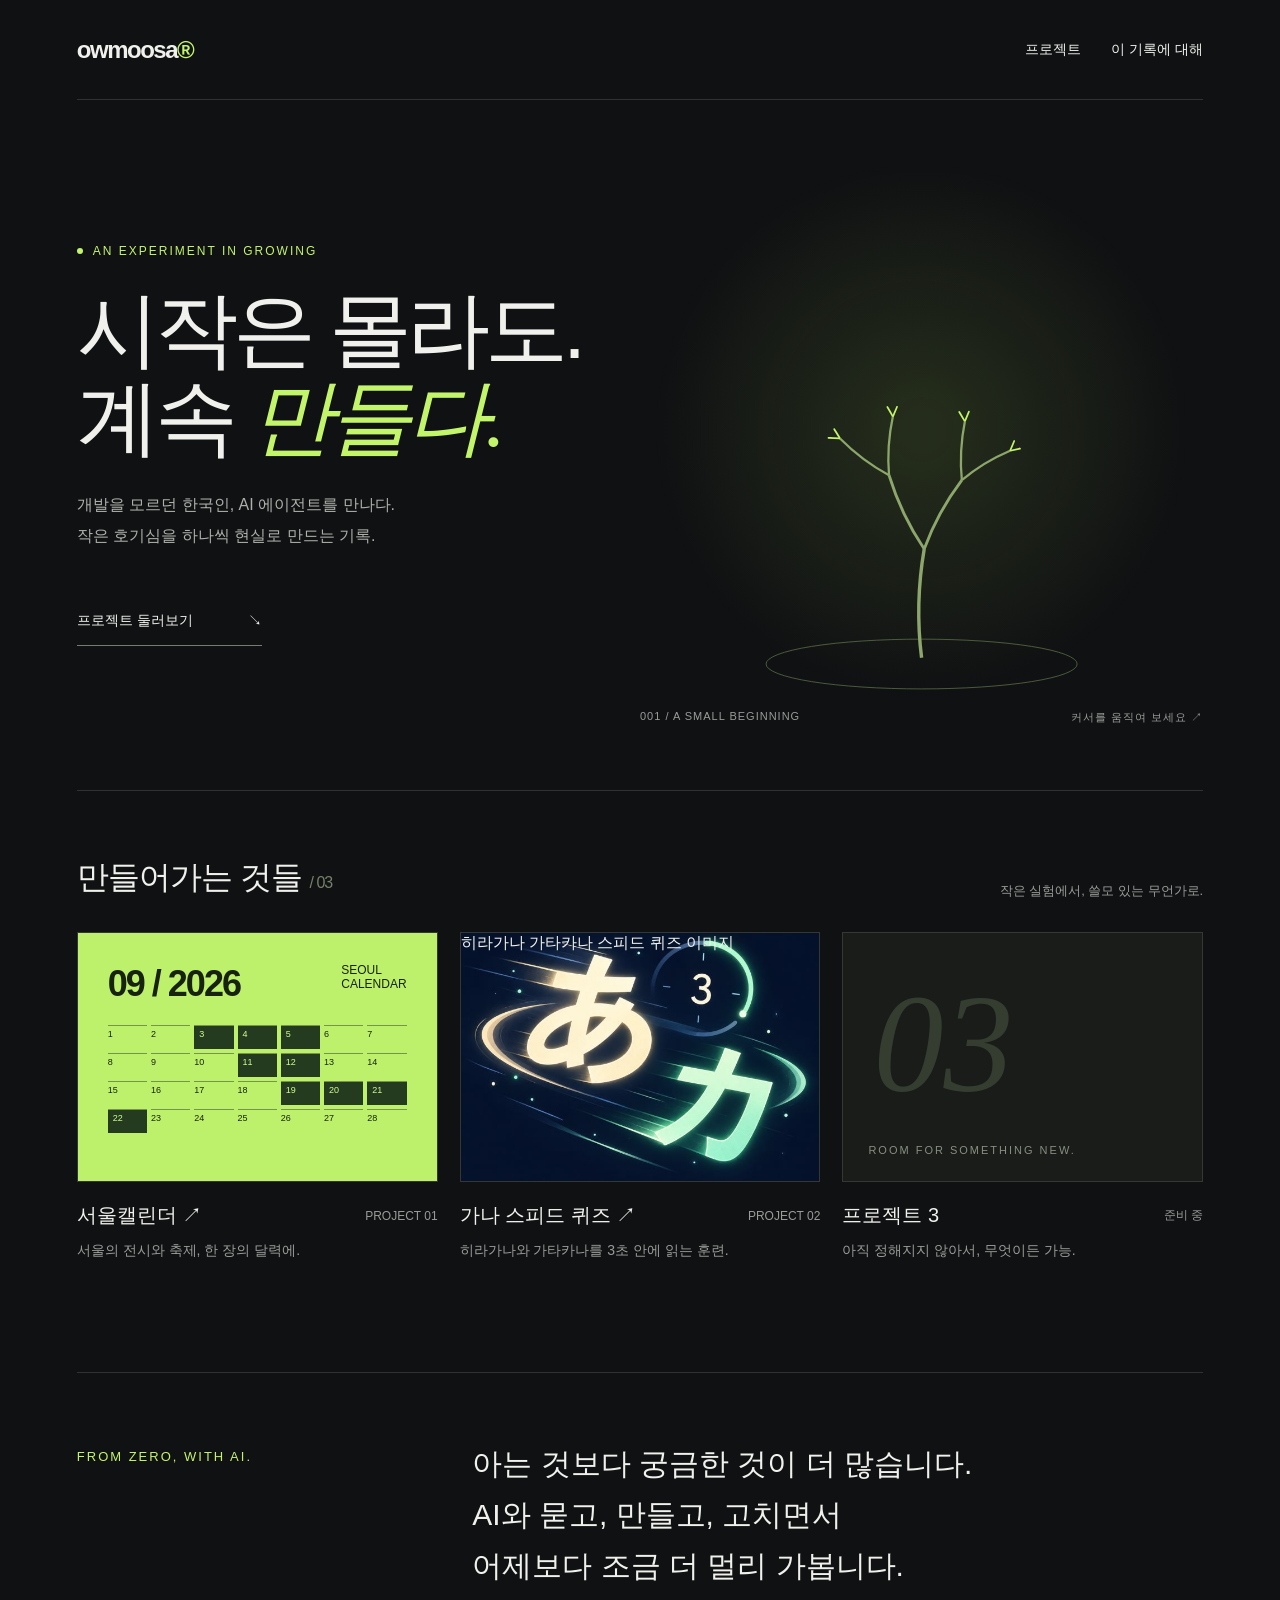
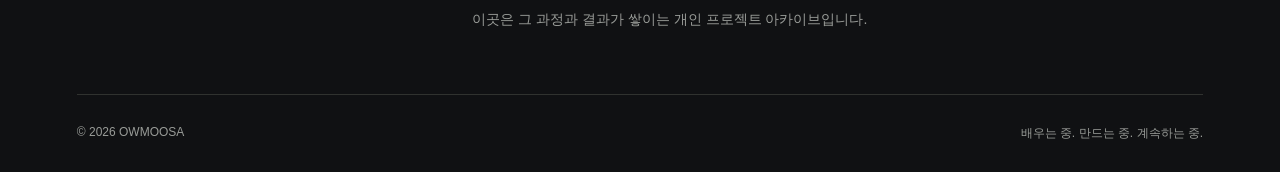
<file: 5moo4-main.html>
<!doctype html>
<html lang="ko">
<head><meta charset="utf-8"><meta name="viewport" content="width=device-width,initial-scale=1"><meta name="description" content="개발을 모르던 한 사람이 AI 에이전트와 함께 만들어가는 프로젝트 기록."><title>OWMOOSA — 시작은 몰라도</title><link rel="stylesheet" href="./home.css"><script src="./home.js?v=bloom3" defer></script></head>
<body><div class="wrap">
<header><a class="logo" href="./index.html">owmoosa<i>®</i></a><nav aria-label="메인 메뉴"><a href="#projects">프로젝트</a><a href="#about">이 기록에 대해</a></nav></header>
<main><section class="hero"><div><div class="eyebrow"><span class="dot"></span> AN EXPERIMENT IN GROWING</div><h1>시작은 몰라도.<br>계속 <em>만들다.</em></h1><p class="intro">개발을 모르던 한국인, AI 에이전트를 만나다.<br>작은 호기심을 하나씩 현실로 만드는 기록.</p><a class="jump" href="#projects">프로젝트 둘러보기 <span>↘</span></a></div><div class="visual"><canvas id="growth" role="img" aria-label="작은 줄기에서 자라나 커서 움직임에 반응하는 연두색 나무"></canvas><div class="visual-note"><span>001 / A SMALL BEGINNING</span><span>커서를 움직여 보세요 ↗</span></div></div></section>
<section class="projects" id="projects"><div class="section-head"><h2>만들어가는 것들 <span style="color:#77816a;font-size:16px">/ 03</span></h2><p>작은 실험에서, 쓸모 있는 무언가로.</p></div><div class="cards">
<article class="card"><a href="./noonting/seoulcalendar.html" aria-label="서울캘린더 열기"><div class="thumb calendar-art" aria-hidden="true"><div class="mini-heading"><strong>09 / 2026</strong><span>SEOUL<br>CALENDAR</span></div><div class="mini-grid"><span>1</span><span>2</span><span class="mark">3</span><span class="mark">4</span><span class="mark">5</span><span>6</span><span>7</span><span>8</span><span>9</span><span>10</span><span class="mark">11</span><span class="mark">12</span><span>13</span><span>14</span><span>15</span><span>16</span><span>17</span><span>18</span><span class="mark">19</span><span class="mark">20</span><span class="mark">21</span><span class="mark">22</span><span>23</span><span>24</span><span>25</span><span>26</span><span>27</span><span>28</span></div></div><div class="meta"><h3>서울캘린더 ↗</h3><span>PROJECT 01</span></div><p>서울의 전시와 축제, 한 장의 달력에.</p></a></article>
<article class="card"><a href="./JP-quiz/index.html" aria-label="히라가나 가타카나 스피드 퀴즈 열기"><div class="thumb" style="background:#101722 url('./JP-quiz/project-card-v2.svg') center / cover no-repeat"><span class="sr-only">히라가나 가타카나 스피드 퀴즈 이미지</span></div><div class="meta"><h3>가나 스피드 퀴즈 ↗</h3><span>PROJECT 02</span></div><p>히라가나와 가타카나를 3초 안에 읽는 훈련.</p></a></article>
<article class="card"><div class="thumb"><span class="thumb-number">03</span><span class="soon">ROOM FOR SOMETHING NEW.</span></div><div class="meta"><h3>프로젝트 3</h3><span>준비 중</span></div><p>아직 정해지지 않아서, 무엇이든 가능.</p></article>
</div></section>
<section class="about" id="about"><h2>FROM ZERO, WITH AI.</h2><div><p>아는 것보다 궁금한 것이 더 많습니다.<br>AI와 묻고, 만들고, 고치면서<br>어제보다 조금 더 멀리 가봅니다.</p><small>이곳은 그 과정과 결과가 쌓이는 개인 프로젝트 아카이브입니다.</small></div></section></main>
<footer><span>© 2026 OWMOOSA</span><span>배우는 중. 만드는 중. 계속하는 중.</span></footer></div></body></html>
</file>
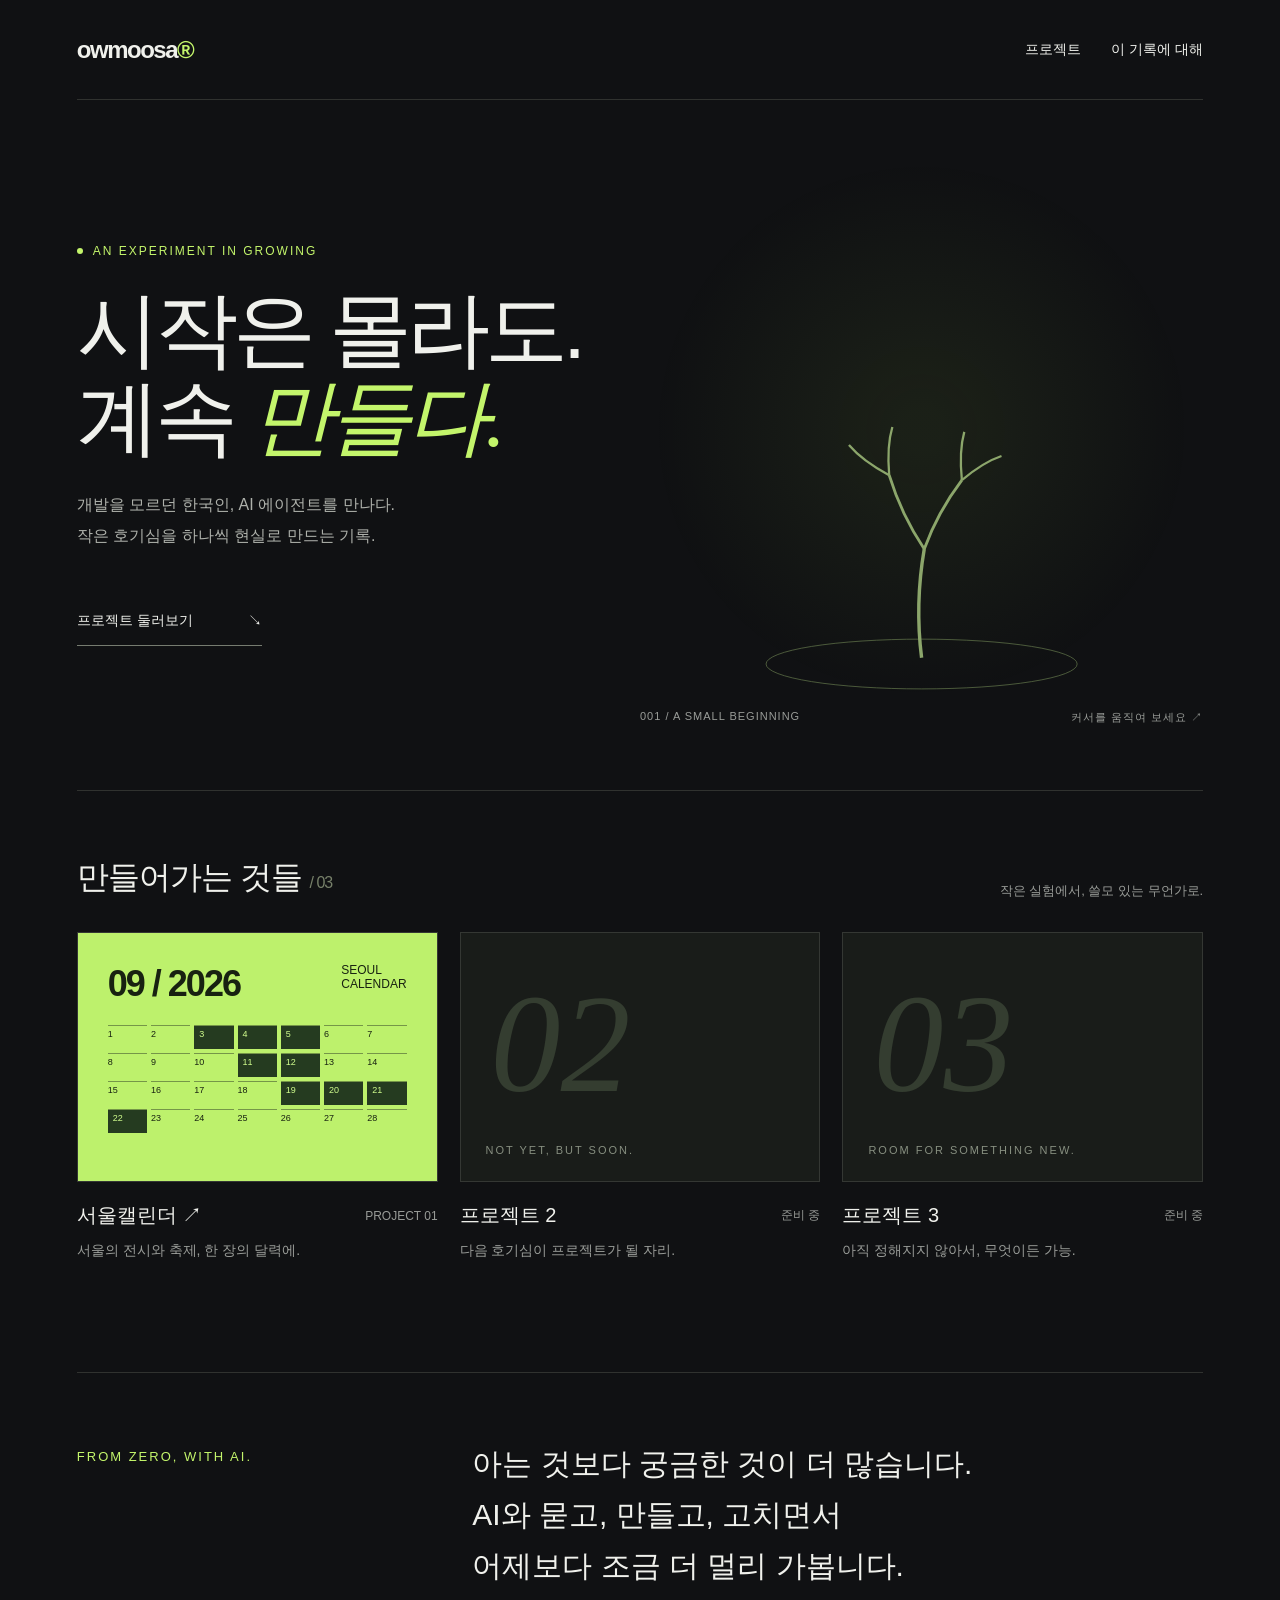
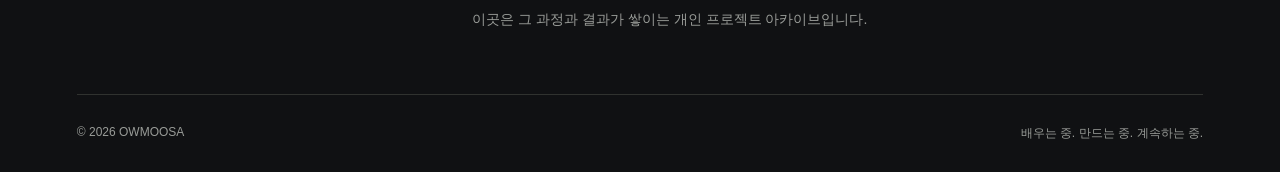
<file: backup-before-source-links/5moo4-main.html>
<!doctype html>
<html lang="ko">
<head><meta charset="utf-8"><meta name="viewport" content="width=device-width,initial-scale=1"><meta name="description" content="개발을 모르던 한 사람이 AI 에이전트와 함께 만들어가는 프로젝트 기록."><title>OWMOOSA — 시작은 몰라도</title><link rel="stylesheet" href="./home.css"><script src="./home.js" defer></script></head>
<body><div class="wrap">
<header><a class="logo" href="./index.html">owmoosa<i>®</i></a><nav aria-label="메인 메뉴"><a href="#projects">프로젝트</a><a href="#about">이 기록에 대해</a></nav></header>
<main><section class="hero"><div><div class="eyebrow"><span class="dot"></span> AN EXPERIMENT IN GROWING</div><h1>시작은 몰라도.<br>계속 <em>만들다.</em></h1><p class="intro">개발을 모르던 한국인, AI 에이전트를 만나다.<br>작은 호기심을 하나씩 현실로 만드는 기록.</p><a class="jump" href="#projects">프로젝트 둘러보기 <span>↘</span></a></div><div class="visual"><canvas id="growth" role="img" aria-label="작은 줄기에서 자라나 커서 움직임에 반응하는 연두색 나무"></canvas><div class="visual-note"><span>001 / A SMALL BEGINNING</span><span>커서를 움직여 보세요 ↗</span></div></div></section>
<section class="projects" id="projects"><div class="section-head"><h2>만들어가는 것들 <span style="color:#77816a;font-size:16px">/ 03</span></h2><p>작은 실험에서, 쓸모 있는 무언가로.</p></div><div class="cards">
<article class="card"><a href="./noonting/index.html" aria-label="서울캘린더 열기"><div class="thumb calendar-art" aria-hidden="true"><div class="mini-heading"><strong>09 / 2026</strong><span>SEOUL<br>CALENDAR</span></div><div class="mini-grid"><span>1</span><span>2</span><span class="mark">3</span><span class="mark">4</span><span class="mark">5</span><span>6</span><span>7</span><span>8</span><span>9</span><span>10</span><span class="mark">11</span><span class="mark">12</span><span>13</span><span>14</span><span>15</span><span>16</span><span>17</span><span>18</span><span class="mark">19</span><span class="mark">20</span><span class="mark">21</span><span class="mark">22</span><span>23</span><span>24</span><span>25</span><span>26</span><span>27</span><span>28</span></div></div><div class="meta"><h3>서울캘린더 ↗</h3><span>PROJECT 01</span></div><p>서울의 전시와 축제, 한 장의 달력에.</p></a></article>
<article class="card"><div class="thumb"><span class="thumb-number">02</span><span class="soon">NOT YET, BUT SOON.</span></div><div class="meta"><h3>프로젝트 2</h3><span>준비 중</span></div><p>다음 호기심이 프로젝트가 될 자리.</p></article>
<article class="card"><div class="thumb"><span class="thumb-number">03</span><span class="soon">ROOM FOR SOMETHING NEW.</span></div><div class="meta"><h3>프로젝트 3</h3><span>준비 중</span></div><p>아직 정해지지 않아서, 무엇이든 가능.</p></article>
</div></section>
<section class="about" id="about"><h2>FROM ZERO, WITH AI.</h2><div><p>아는 것보다 궁금한 것이 더 많습니다.<br>AI와 묻고, 만들고, 고치면서<br>어제보다 조금 더 멀리 가봅니다.</p><small>이곳은 그 과정과 결과가 쌓이는 개인 프로젝트 아카이브입니다.</small></div></section></main>
<footer><span>© 2026 OWMOOSA</span><span>배우는 중. 만드는 중. 계속하는 중.</span></footer></div></body></html>
</file>
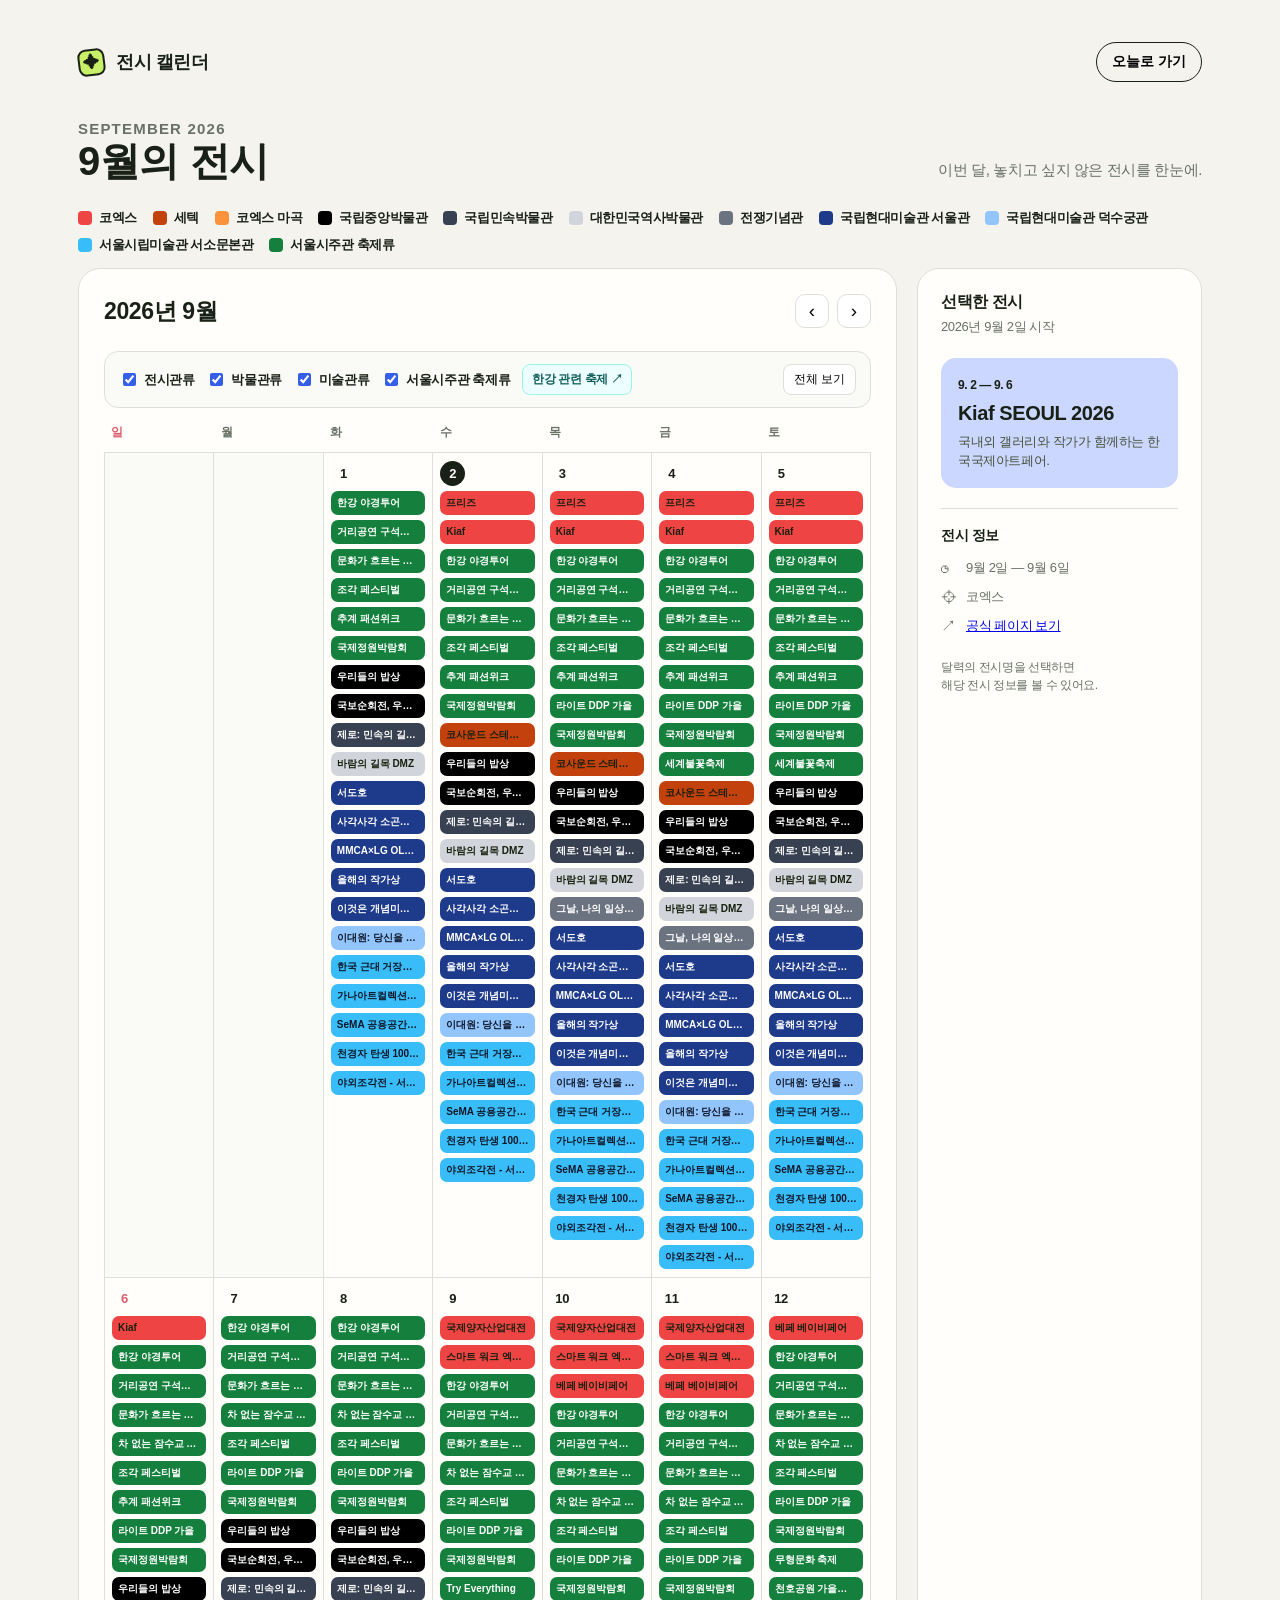
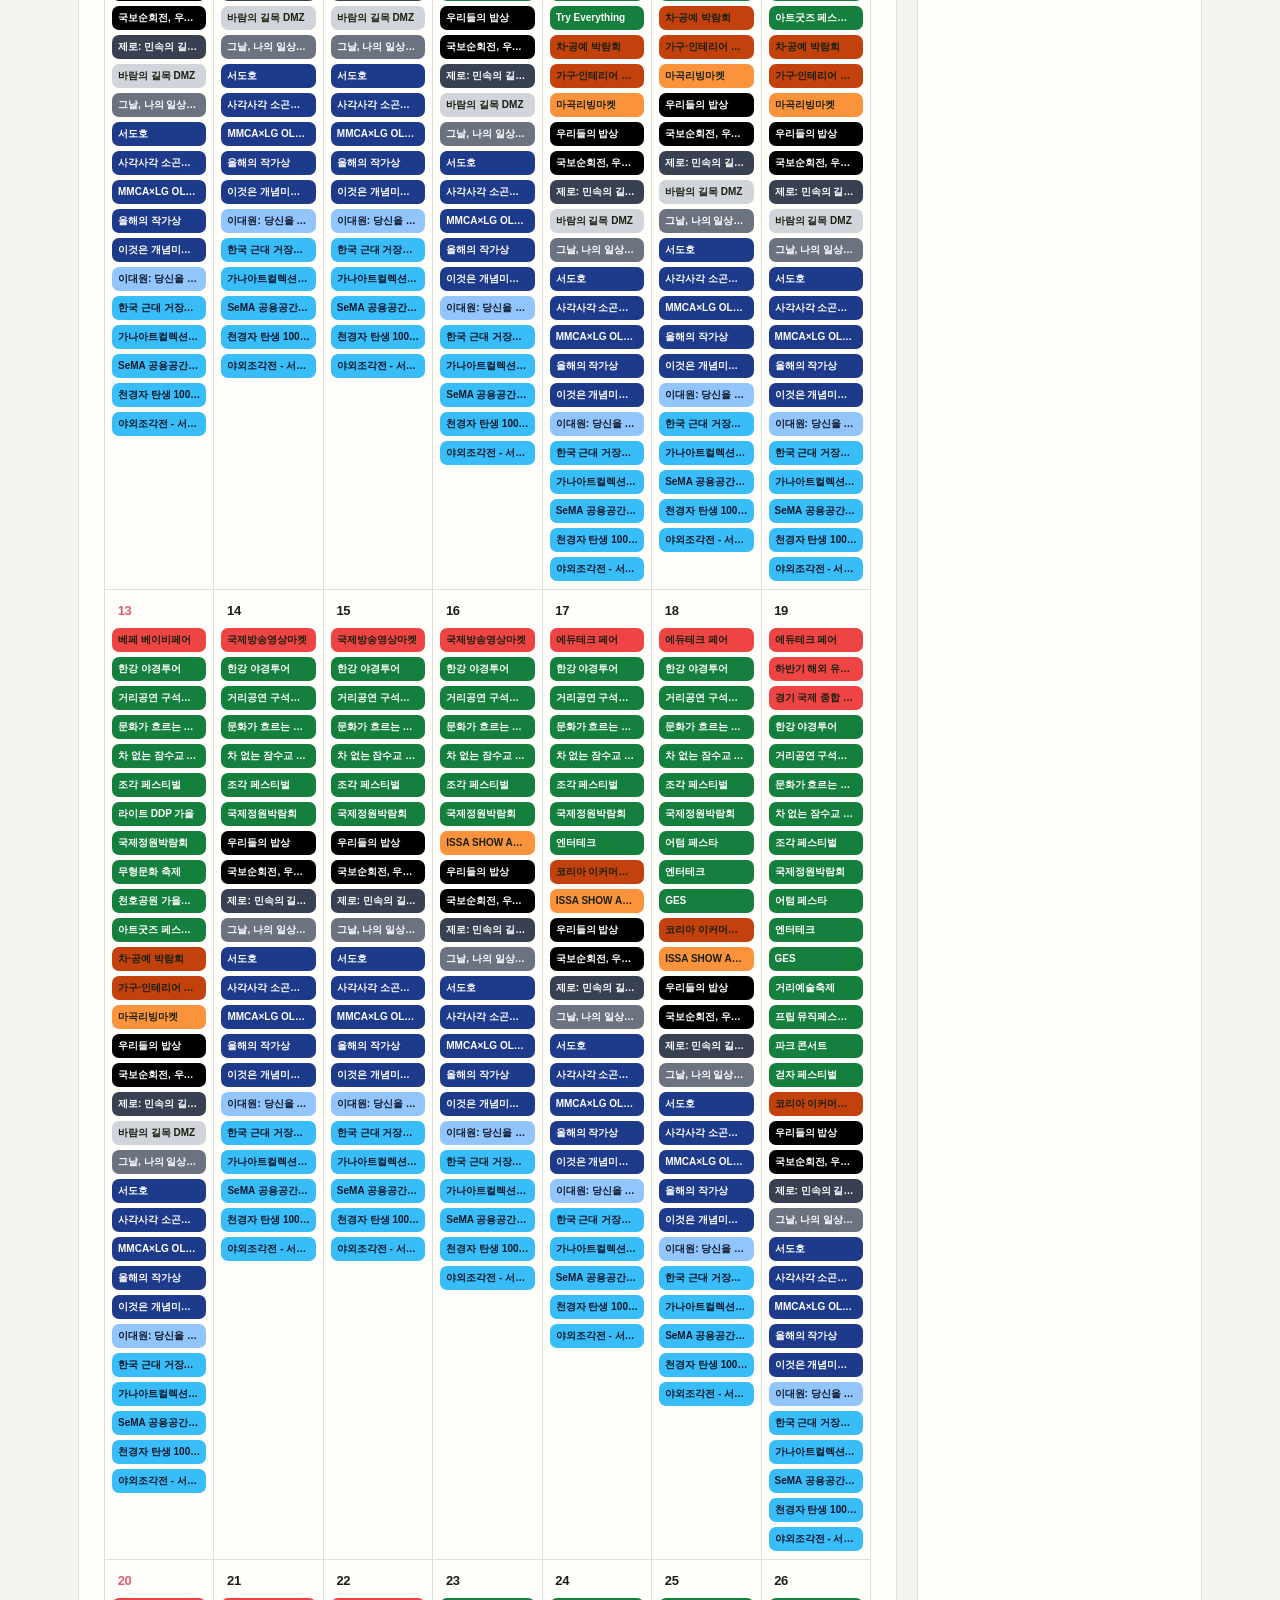
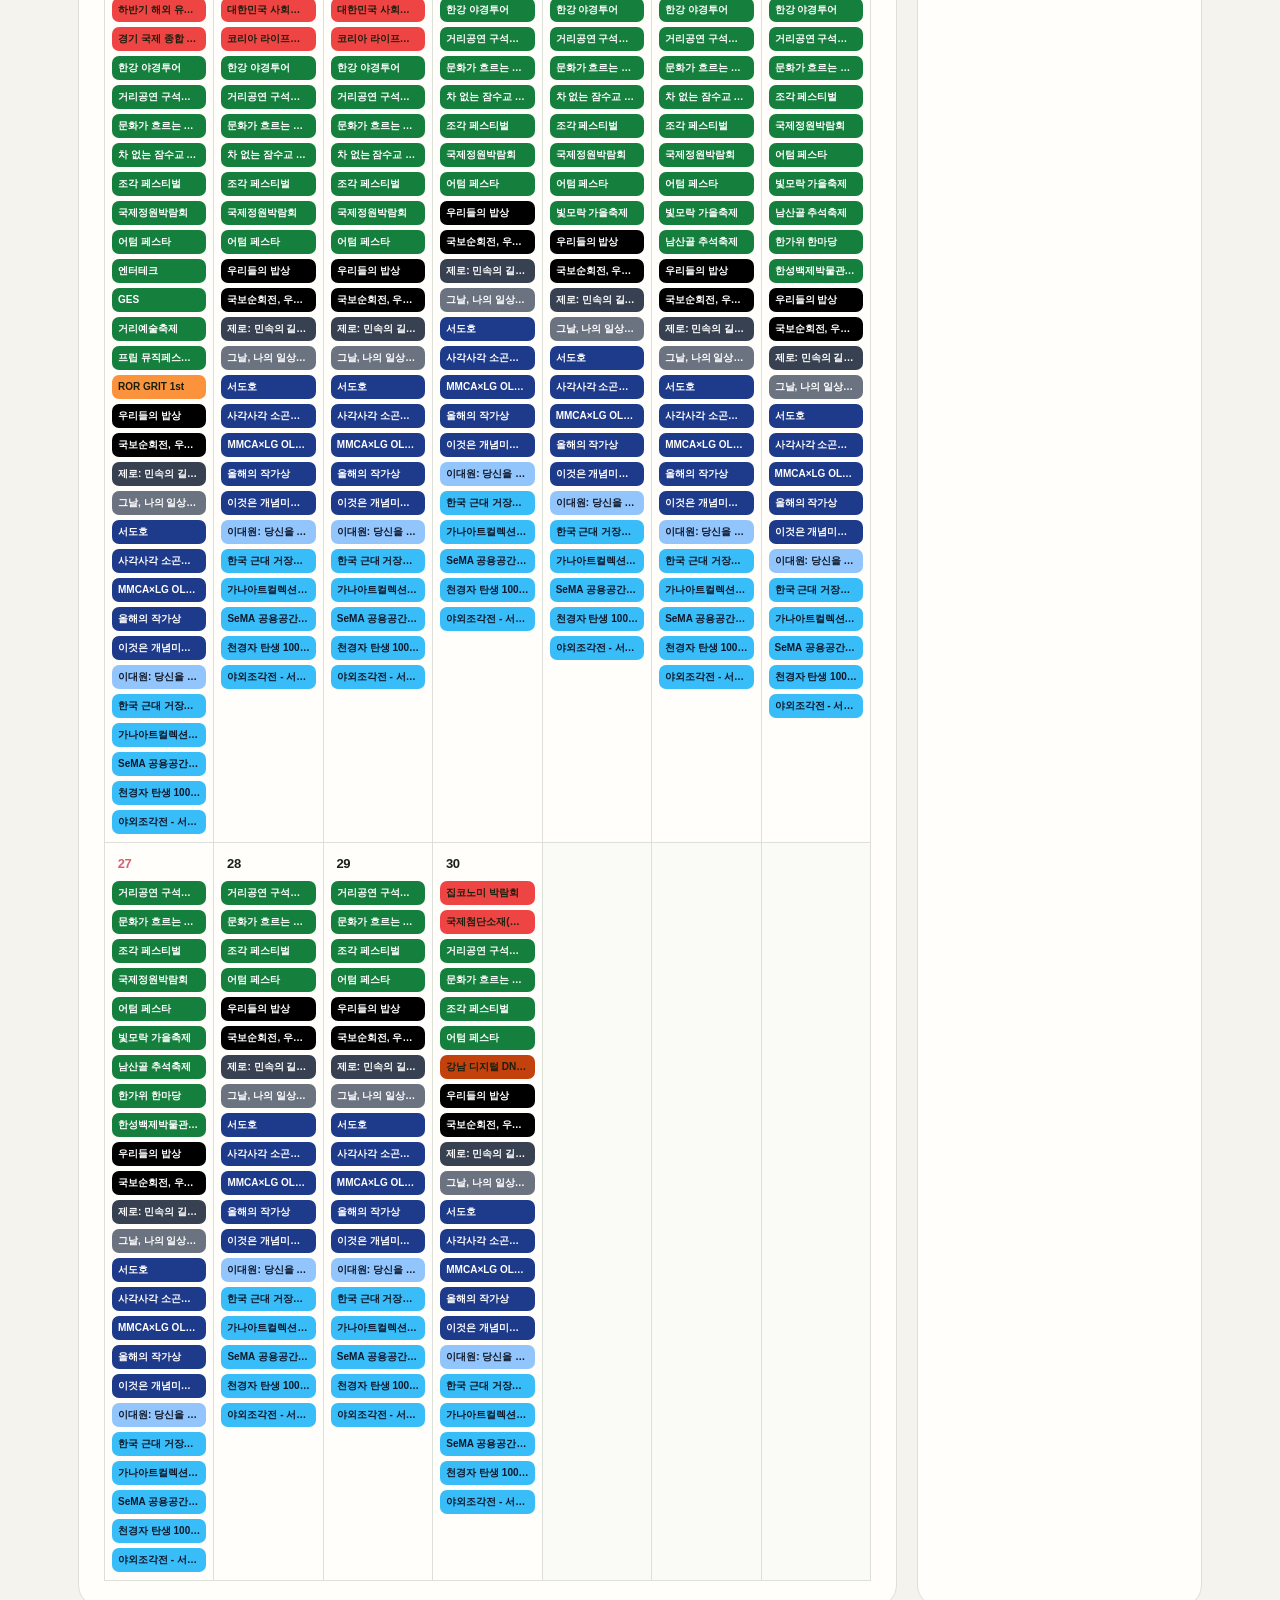
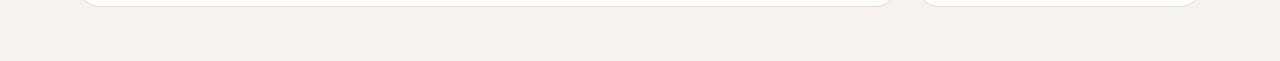
<file: backup-before-source-links/noonting-index.html>
<!doctype html>
<html lang="ko">
<head>
  <meta charset="UTF-8" />
  <meta name="viewport" content="width=device-width, initial-scale=1.0" />
  <title>전시 캘린더</title>
  <style>
    :root { --ink:#192015; --muted:#697167; --paper:#f4f3ed; --card:#fffefa; --line:#dde0d8; --lime:#c8f169; --blue:#355fe8; --pink:#fa9dc4; --orange:#ffad65; }
    *{box-sizing:border-box} body{margin:0;background:var(--paper);font-family:Inter, Pretendard, "Apple SD Gothic Neo", Arial,sans-serif;color:var(--ink);letter-spacing:-.025em}
    .page{max-width:1180px;margin:auto;padding:42px 28px 54px}.top{display:flex;align-items:center;justify-content:space-between;margin-bottom:38px}.brand{display:flex;align-items:center;gap:11px;font-size:18px;font-weight:800}.mark{width:27px;height:27px;background:var(--lime);border:2px solid var(--ink);border-radius:8px;display:grid;place-items:center;font-size:16px;transform:rotate(-7deg)}.today{border:1.5px solid var(--ink);background:transparent;border-radius:999px;padding:10px 15px;font:inherit;font-size:14px;font-weight:700;cursor:pointer}.intro{display:flex;align-items:end;justify-content:space-between;margin-bottom:26px}.kicker{color:var(--blue);font-size:13px;font-weight:800;text-transform:uppercase;letter-spacing:.08em;margin:0 0 9px}.intro h1{font-size:40px;line-height:1.08;margin:0;font-weight:800}.intro p{margin:0 0 3px;color:var(--muted);font-size:15px}.layout{display:grid;grid-template-columns:minmax(0,1fr) 285px;gap:20px}.calendar,.side{background:var(--card);border:1px solid var(--line);border-radius:22px}.calendar{padding:25px}.monthbar{display:flex;align-items:center;justify-content:space-between;margin-bottom:23px}.monthbar h2{margin:0;font-size:23px}.arrows{display:flex;gap:8px}.arrows button{width:34px;height:34px;border:1px solid var(--line);border-radius:10px;background:white;font-size:19px;cursor:pointer}.week,.grid{display:grid;grid-template-columns:repeat(7,1fr)}.week div{font-size:12px;font-weight:800;color:var(--muted);padding:0 7px 11px}.week div:first-child{color:#dc5f71}.grid{border-top:1px solid var(--line);border-left:1px solid var(--line)}.day{min-height:114px;padding:8px 7px;border-right:1px solid var(--line);border-bottom:1px solid var(--line);position:relative}.num{font-size:13px;font-weight:700;display:inline-grid;place-items:center;width:25px;height:25px;border-radius:50%}.sun .num{color:#dc5f71}.blank{background:#fafaf6}.event{display:block;width:100%;text-align:left;border:0;border-radius:7px;margin-top:5px;padding:5px 6px;color:#18200f;font:700 11px/1.2 inherit;cursor:pointer;white-space:nowrap;overflow:hidden;text-overflow:ellipsis}.blue{background:#ef9a9a}.orange{background:#d95c62}.purple{background:#f7c4c4}.magok{background:#ffcaca}.lime{background:#7ea6f2}.pink{background:#b4c9ff}.museum{background:#5279cf}.history{background:#9bb8f5}.war{background:#6b8ddd}.chosen .num{background:var(--ink);color:white}.side{padding:23px}.side h3{font-size:16px;margin:0 0 5px}.side .date{font-size:13px;color:var(--muted);margin-bottom:22px}.feature{background:var(--lime);border-radius:15px;padding:17px;margin-bottom:20px}.feature span{font-size:12px;font-weight:800}.feature h4{font-size:20px;line-height:1.2;margin:8px 0}.feature p{font-size:13px;line-height:1.45;margin:0;color:#45513a}.detail{border-top:1px solid var(--line);padding-top:18px}.detail h4{font-size:14px;margin:0 0 14px}.meta{display:flex;gap:10px;margin:11px 0;font-size:13px;color:var(--muted)}.icon{font-size:15px;width:15px}.hint{font-size:12px;color:var(--muted);line-height:1.5;margin:22px 0 0}@media(max-width:760px){.page{padding:25px 15px}.intro{display:block}.intro p{margin-top:12px}.layout{grid-template-columns:1fr}.side{display:none}.calendar{padding:15px;border-radius:17px}.day{min-height:72px;padding:5px}.event{font-size:9px;padding:4px}.intro h1{font-size:32px}.week div{padding:0 4px 9px}.monthbar{margin-bottom:16px}}
    .week,.grid{grid-template-columns:repeat(7,minmax(0,1fr))}
    .calendar,.day,.side{min-width:0}
    .event{max-width:100%;font-family:inherit;font-size:10px;font-weight:600;line-height:1.4}
    .feature h4,.feature p,.meta{overflow-wrap:anywhere}
    .event-name{display:block;overflow:hidden;text-overflow:ellipsis;white-space:nowrap}
    .event.blue,.event.orange,.event.purple,.event.magok{background:#ffdede}
    .event.blue{border:2px solid #e63946}.event.orange{border:2px solid #9b2226}.event.purple{border:2px solid #f77f00}.event.magok{border:2px solid #6a1b9a}
    .event.lime,.event.pink,.event.museum,.event.history,.event.war,.event.mmca,.event.mmcaD{background:#dce8ff}
    .event.lime{border:2px solid #1d4ed8}.event.pink{border:2px solid #06b6d4}.event.museum{border:2px solid #1e3a8a}.event.history{border:2px solid #16a34a}.event.war{border:2px solid #7c3aed}
    .event.blue,.event.orange,.event.purple,.event.magok,.event.lime,.event.pink,.event.museum,.event.history,.event.war,.event.mmca,.event.mmcaD{background:#f5f5f1;border:0}
    .venue-legend{display:none}
    .event.blue{background:#ef4444}.event.orange{background:#f97316}.event.purple{background:#c2410c}.event.magok{background:#fb923c}
    .event.lime{background:#111827;color:#fff}.event.pink{background:#374151;color:#fff}.event.museum{background:#000;color:#fff}.event.history{background:#d1d5db}.event.war{background:#6b7280;color:#fff}.event.mmca{background:#1e3a8a;color:#fff}.event.mmcaD{background:#93c5fd;color:#0f172a}.event.sema{background:#38bdf8;color:#0f172a}
    .event.festival{background:#15803d;color:#fff}
    .venue-legend{display:flex}.venue-legend .blue{background:#ef4444}.venue-legend .orange{background:#f97316}.venue-legend .purple{background:#c2410c}.venue-legend .magok{background:#fb923c}.venue-legend .museum{background:#000}.venue-legend .folk{background:#374151}.venue-legend .history{background:#d1d5db}.venue-legend .war{background:#6b7280}.venue-legend .mmca{background:#1e3a8a}.venue-legend .mmcaD{background:#93c5fd}.venue-legend .sema{background:#38bdf8}.venue-legend .festival{background:#15803d}
    .event-period{display:block;font-size:12px;font-weight:400;margin-top:2px}
    .venue-legend{display:flex;flex-wrap:wrap;gap:9px 16px;margin:0 0 14px;font-size:13px;font-weight:600}.venue-legend span{display:flex;align-items:center;gap:7px;white-space:nowrap}.venue-legend i{display:inline-block;flex:0 0 14px;width:14px;height:14px;border-radius:4px}.feature{background:#cbd7ff}
    .purple{background:#f7c4c4}.magok{background:#ffcaca}.museum{background:#5279cf}.folk{background:#b4c9ff}.history{background:#9bb8f5}.war{background:#6b8ddd}
    .filters{display:flex;align-items:center;gap:12px;flex-wrap:wrap;margin:0 0 16px;padding:12px 14px;border:1px solid var(--line);border-radius:14px;background:#fafaf6;font-size:13px}.filters label{display:flex;align-items:center;gap:5px;font-weight:600}.filters input{accent-color:var(--blue)}.external-filter{display:inline-flex;align-items:center;padding:6px 9px;border:1px solid #99f6e4;border-radius:8px;background:#ecfeff;color:#115e59;text-decoration:none;font-weight:700;font-size:12px}.filters button{margin-left:auto;border:1px solid var(--line);border-radius:8px;background:#fff;padding:6px 10px;cursor:pointer;font:inherit;font-size:12px}
    .timeline{display:none;margin:0 0 18px;padding:10px;border:1px solid var(--line);border-radius:12px;background:#fafaf6;overflow:hidden}.timeline-grid,.timeline-ruler{display:grid;grid-template-columns:repeat(30,minmax(0,1fr));gap:3px;align-items:center}.timeline-ruler{margin-bottom:6px;font-size:10px;color:var(--muted);text-align:center}.timeline-bar{grid-column:var(--start)/var(--end);height:22px;border-radius:6px;padding:3px 7px;white-space:nowrap;overflow:hidden;text-overflow:ellipsis;font-size:10px;font-weight:700;color:#fff}.timeline-bar.museum{background:#111827}.timeline-bar.art{background:#2563eb}.timeline-bar.venue{background:#ef4444}.timeline-bar.festival{background:#16a34a}
    .view-switch{display:none}
  </style>
</head>
<body>
  <main class="page">
    <header class="top"><div class="brand"><span class="mark">✦</span> 전시 캘린더</div><button class="today">오늘로 가기</button></header>
    <section class="intro"><div><p class="kicker">September 2026</p><h1>9월의 전시</h1></div><p>이번 달, 놓치고 싶지 않은 전시를 한눈에.</p></section>
    <div class="venue-legend" aria-label="전시장 색상 안내"><span><i class="blue"></i>코엑스</span><span><i class="purple"></i>세텍</span><span><i class="magok"></i>코엑스 마곡</span><span><i class="museum"></i>국립중앙박물관</span><span><i class="folk"></i>국립민속박물관</span><span><i class="history"></i>대한민국역사박물관</span><span><i class="war"></i>전쟁기념관</span><span><i class="mmca"></i>국립현대미술관 서울관</span><span><i class="mmcaD"></i>국립현대미술관 덕수궁관</span><span><i class="sema"></i>서울시립미술관 서소문본관</span><span><i class="festival"></i>서울시주관 축제류</span></div>
    <section class="layout"><div class="calendar"><div class="monthbar"><h2>2026년 9월</h2><div class="arrows"><button aria-label="이전 달">‹</button><button aria-label="다음 달">›</button></div></div><div class="filters" aria-label="전시 유형 필터"><label><input type="checkbox" value="venue" checked>전시관류</label><label><input type="checkbox" value="museum" checked>박물관류</label><label><input type="checkbox" value="art" checked>미술관류</label><label><input type="checkbox" value="festival" checked>서울시주관 축제류</label><a class="external-filter" href="https://hangang.seoul.go.kr/www/eventMng/list.do?srchType=list&evntSn=&mid=538&pageNo=1&keyword=&opt4=&opt11=&opt12=&opt13=&opt14=Y" target="_blank" rel="noopener">한강 관련 축제 ↗</a><button id="resetFilters" type="button">전체 보기</button></div><div class="week"><div>일</div><div>월</div><div>화</div><div>수</div><div>목</div><div>금</div><div>토</div></div><div class="grid" id="calendar"></div></div>
      <aside class="side"><h3 id="sideTitle">선택한 전시</h3><div class="date" id="sideDate">2026년 9월 2일 시작</div><div class="feature" id="feature"><span>9. 2 — 9. 6</span><h4>Kiaf SEOUL 2026</h4><p>국내외 갤러리와 작가가 함께하는 한국국제아트페어.</p></div><div class="detail"><h4>전시 정보</h4><div class="meta"><span class="icon">◷</span><span id="period">9월 2일 — 9월 6일</span></div><div class="meta"><span class="icon">⌖</span><span id="place">코엑스</span></div><div class="meta"><span class="icon">↗</span><a id="officialLink" href="https://www.coex.co.kr/event/exhibitions-calendar/" target="_blank" rel="noopener">공식 페이지 보기</a></div></div><p class="hint">달력의 전시명을 선택하면<br/>해당 전시 정보를 볼 수 있어요.</p></aside>
    </section>
  </main>
  <script>
    const events=[{d:2,n:'프리즈 서울 2026',c:'blue',end:5},{d:2,n:'Kiaf SEOUL 2026',c:'lime',end:6},{d:9,n:'국제양자산업대전',c:'pink',end:11},{d:9,n:'스마트 워크 엑스포',c:'orange',end:11},{d:10,n:'베페 베이비페어',c:'lime',end:13},{d:14,n:'2026년 국제방송영상마켓',c:'orange',end:16},{d:17,n:'에듀테크 페어',c:'blue',end:19},{d:19,n:'2026 하반기 해외 유학박람회 / 이민박람회',c:'pink',end:20},{d:19,n:'경기 국제 종합 학술대회 및 치과기자재 전시회(GAMEX 2026)',c:'lime',end:20},{d:21,n:'제3회 대한민국 사회적가치 페스타',c:'blue',end:22},{d:21,n:'코리아 라이프사이언스 위크 2026',c:'orange',end:22},{d:30,n:'제12회 집코노미 박람회 2026',c:'pink',end:1,endMonth:10},{d:30,n:'제14회국제첨단소재(세라믹, 탄소, 접착코팅필름)기술대전',c:'lime',end:2,endMonth:10}];
    events.forEach(event=>event.venue='코엑스');
    events.push(
      {d:2,end:4,n:'제19회 폐기물·자원순환산업전(RETECH) & 차세대 분체·유체기술전(A-POWDER TECH)',c:'orange',venue:'킨텍스'},
      {d:4,end:4,n:'제18회 자원순환의 날',c:'pink',venue:'킨텍스'},
      {d:4,end:6,n:'궁디팡팡 캣페스타 ILSAN',c:'blue',venue:'킨텍스'},
      {d:9,end:11,n:'이차전지 소재 · 부품 및 장비전 (K-BATTERY SHOW 2026)',c:'lime',venue:'킨텍스'},
      {d:9,end:11,n:'제6회 국제 운송 · 공급망관리 산업전',c:'blue',venue:'킨텍스'},
      {d:18,end:20,n:'2026 로컬 콘텐츠 페스타',c:'orange',venue:'킨텍스'},
      {d:30,end:2,endMonth:10,n:'2026 산학연협력 EXPO',c:'blue',venue:'킨텍스'}
    );
    events.push(
      {d:1,end:26,n:'한강 야경투어',venue:'서울시주관 축제류'},
      {d:1,end:30,n:'서울 거리공연 구석구석 라이브',venue:'서울시주관 축제류'},
      {d:1,end:30,n:'문화가 흐르는 서울광장',venue:'서울시주관 축제류'},
      {d:6,end:25,n:'차 없는 잠수교 뚜벅뚜벅 축제',venue:'서울시주관 축제류'},
      {d:1,end:30,n:'서울 조각 페스티벌',venue:'서울시주관 축제류'},
      {d:1,end:6,n:'2026 추계 서울 패션위크',venue:'서울시주관 축제류'},
      {d:3,end:13,n:'서울라이트 DDP 2026 가을',venue:'서울시주관 축제류'},
      {d:1,end:27,n:'서울국제정원박람회',venue:'서울시주관 축제류'},
      {d:4,end:5,n:'서울세계불꽃축제',venue:'서울시주관 축제류'},
      {d:9,end:10,n:'Try Everything',venue:'서울시주관 축제류'},
      {d:12,end:13,n:'서울 무형문화 축제',venue:'서울시주관 축제류'},
      {d:12,end:13,n:'2026 천호공원 가을축제',venue:'서울시주관 축제류'},
      {d:12,end:13,n:'서울 아트굿즈 페스티벌',venue:'서울시주관 축제류'},
      {d:18,end:30,n:'2026 서울 어텀 페스타',venue:'서울시주관 축제류'},
      {d:17,end:20,n:'엔터테크 서울',venue:'서울시주관 축제류'},
      {d:18,end:20,n:'GES 2026',venue:'서울시주관 축제류'},
      {d:19,end:20,n:'서울거리예술축제',venue:'서울시주관 축제류'},
      {d:19,end:20,n:'2026 서울 프립 뮤직페스티벌',venue:'서울시주관 축제류'},
      {d:19,end:19,n:'파크 콘서트',venue:'서울시주관 축제류'},
      {d:19,end:19,n:'서울 걷자 페스티벌',venue:'서울시주관 축제류'},
      {d:24,end:27,n:'빛모락 가을축제',venue:'서울시주관 축제류'},
      {d:25,end:27,n:'남산골 추석축제',venue:'서울시주관 축제류'},
      {d:26,end:27,n:'한가위 한마당',venue:'서울시주관 축제류'},
      {d:26,end:27,n:'한성백제박물관 한가위 큰잔치',venue:'서울시주관 축제류'}
    );
    events.push(
      {d:2,end:4,n:'코사운드 스테이지테크 2026',venue:'세텍'},
      {d:10,end:13,n:'2026 서울 차·공예 박람회',venue:'세텍'},
      {d:10,end:13,n:'2026 서울 가구·인테리어 박람회',venue:'세텍'},
      {d:17,end:19,n:'2026 코리아 이커머스 페어',venue:'세텍'},
      {d:30,end:30,n:'강남 디지털 DNA 페스티벌',venue:'세텍'}
    );
    events.push(
      {d:10,end:13,n:'마곡리빙마켓',venue:'코엑스 마곡'},
      {d:16,end:18,n:'ISSA SHOW ASIA 2026',venue:'코엑스 마곡'},
      {d:20,end:20,n:'ROR GRIT SEOUL 1st',venue:'코엑스 마곡'}
    );
    events.push(
      {d:1,end:30,n:'우리들의 밥상',venue:'국립중앙박물관'},
      {d:1,end:30,n:'국보순회전, 우리 동네에서 만나는 보물',venue:'국립중앙박물관'}
    );
    events.push(
      {d:1,end:30,n:'제로: 민속의 길에서 만난 북한',venue:'국립민속박물관'}
    );
    events.splice(0, events.length, ...events.filter(event=>event.venue!=='킨텍스'));
    events.push(
      {d:1,end:13,n:'바람의 길목 DMZ',venue:'대한민국역사박물관'}
    );
    events.push(
      {d:3,end:30,n:'그날, 나의 일상은 전쟁이 되었다',venue:'전쟁기념관'}
    );
    events.push(
      {d:1,end:30,n:'서도호',venue:'국립현대미술관'},
      {d:1,end:30,n:'사각사각 소곤소곤',venue:'국립현대미술관'},
      {d:1,end:30,n:'MMCA×LG OLED 시리즈 2026',venue:'국립현대미술관'},
      {d:1,end:30,n:'올해의 작가상 2026',venue:'국립현대미술관'},
      {d:1,end:30,n:'이것은 개념미술이 (아니)다',venue:'국립현대미술관'}
    );
    events.push({d:1,end:30,n:'이대원: 당신을 슬프게 하는 것은 하나도 없다',venue:'국립현대미술관 덕수궁관'});
    events.push(
      {d:1,end:30,n:'2026년 한국 근대 거장전 《유영국: 산은 내 안에 있다》',venue:'서울시립미술관 서소문본관'},
      {d:1,end:30,n:'가나아트컬렉션 《기술의 저변: 경계에 선 장면들》',venue:'서울시립미술관 서소문본관'},
      {d:1,end:30,n:'SeMA 공용공간 프로젝트 《영원히 교차하는 춤》',venue:'서울시립미술관 서소문본관'},
      {d:1,end:30,n:'천경자 탄생 100주년 기념 《영혼을 울리는 바람을 향하여》',venue:'서울시립미술관 서소문본관'},
      {d:1,end:30,n:'야외조각전 - 서소문본관',venue:'서울시립미술관 서소문본관'}
    );
    const venueColors={'코엑스':'blue','킨텍스':'orange','세텍':'purple','코엑스 마곡':'magok','국립중앙박물관':'museum','국립민속박물관':'pink','대한민국역사박물관':'history','전쟁기념관':'war','국립현대미술관':'mmca','국립현대미술관 덕수궁관':'mmcaD','서울시립미술관 서소문본관':'sema'};
    const venueLinks={'코엑스':'https://www.coex.co.kr/event/exhibitions-calendar/','킨텍스':'https://www.kintex.com/web/ko/event/clist.do?searchType=11','세텍':'https://www.setec.or.kr/front/schedule/calendar.do','코엑스 마곡':'https://coexmagok.co.kr/event-schedule/calendar/','국립중앙박물관':'https://www.museum.go.kr/MUSEUM/contents/M0202010000.do?menuId=current','국립민속박물관':'https://www.nfm.go.kr/user/planexhibition/home/20/selectPlanExhibitionNList.do?planExhibitionGbn=HOME','대한민국역사박물관':'https://www.much.go.kr/MUCH/contents/M02010100000.do?searchExhDivision=play&schExhCategory=EXH01','전쟁기념관':'https://www.warmemo.or.kr:8443/Home/H20000/H20200/boardList','국립현대미술관':'https://www.mmca.go.kr/exhibitions/progressList.do','국립현대미술관 덕수궁관':'https://www.mmca.go.kr/exhibitions/progressList.do','서울시립미술관 서소문본관':'https://sema.seoul.go.kr/kr/whatson/landing','서울시주관 축제류':'https://festival.seoul.go.kr/festival/year/loadMap.do'};
    const actualPeriods={'우리들의 밥상':['7월 1일','10월 25일'],'국보순회전, 우리 동네에서 만나는 보물':['5월 19일','11월 29일'],'제로: 민속의 길에서 만난 북한':['8월 12일','2027년 2월 14일'],'바람의 길목 DMZ':['6월 11일','9월 13일'],'그날, 나의 일상은 전쟁이 되었다':['9월 3일','11월 29일'],'서도호':['8월 27일','2027년 2월 9일'],'사각사각 소곤소곤':['8월 15일','10월 25일'],'MMCA×LG OLED 시리즈 2026':['7월 31일','11월 29일'],'올해의 작가상 2026':['7월 24일','12월 6일'],'이것은 개념미술이 (아니)다':['6월 19일','10월 11일'],'이대원: 당신을 슬프게 하는 것은 하나도 없다':['8월 6일','11월 8일'],'2026년 한국 근대 거장전 《유영국: 산은 내 안에 있다》':['5월 19일','10월 25일'],'가나아트컬렉션 《기술의 저변: 경계에 선 장면들》':['4월 16일','11월 22일'],'SeMA 공용공간 프로젝트 《영원히 교차하는 춤》':['2025년 8월 13일','2026년 12월 31일'],'천경자 탄생 100주년 기념 《영혼을 울리는 바람을 향하여》':['상시','상시'],'야외조각전 - 서소문본관':['상시','상시']};
    const venueBackgrounds={'코엑스':'#ef9a9a','킨텍스':'#d95c62','세텍':'#f7c4c4','코엑스 마곡':'#ffcaca','국립중앙박물관':'#5279cf','국립민속박물관':'#b4c9ff','대한민국역사박물관':'#9bb8f5','전쟁기념관':'#6b8ddd','국립현대미술관':'#bfdbfe','국립현대미술관 덕수궁관':'#dbeafe','서울시립미술관 서소문본관':'#bae6fd','서울시주관 축제류':'#bbf7d0'};
    const museumVenues=['국립중앙박물관','국립민속박물관','대한민국역사박물관','전쟁기념관'];
    const artVenues=['국립현대미술관','국립현대미술관 덕수궁관','서울시립미술관 서소문본관'];
    events.forEach(event=>{event.c=venueColors[event.venue]||'festival';event.link=venueLinks[event.venue];event.actual=actualPeriods[event.n];event.category=event.venue==='서울시주관 축제류'?'festival':museumVenues.includes(event.venue)?'museum':artVenues.includes(event.venue)?'art':'venue'});
    const grid=document.querySelector('#calendar'); for(let i=0;i<2;i++)grid.innerHTML+='<div class="day blank"></div>'; for(let d=1;d<=30;d++){const e=events.filter(x=>d>=x.d&&d<=(x.endMonth===10?30:x.end)); const el=document.createElement('div');el.className='day '+(d===6||d===13||d===20||d===27?'sun ':'')+(d===2?'chosen':'');el.innerHTML='<span class="num">'+d+'</span>'+e.map(x=>'<button class="event '+x.c+'" data-name="'+x.n+'" data-start="'+x.d+'" data-end="'+x.end+'"><span class="event-name">'+x.n+'</span></button>').join('');grid.append(el)} for(let i=0;i<3;i++)grid.innerHTML+='<div class="day blank"></div>';
    document.querySelectorAll('.event').forEach(b=>{b.type='button';b.title=b.dataset.name;b.onclick=(e)=>{e.preventDefault();e.stopPropagation();const event=events.find(x=>x.n===b.dataset.name);const endMonth=event.endMonth||9;const actual=event.actual||['9월 '+b.dataset.start+'일',endMonth+'월 '+b.dataset.end+'일'];document.querySelectorAll('.chosen').forEach(x=>x.classList.remove('chosen'));b.parentElement.classList.add('chosen');document.querySelector('#sideTitle').textContent='선택한 전시';document.querySelector('#sideDate').textContent=actual[0]+' 시작';document.querySelector('#feature h4').textContent=b.dataset.name;document.querySelector('#feature').style.background=venueBackgrounds[event.venue];document.querySelector('#feature p').textContent=event.venue+' 공식 일정에 등록된 전시회입니다.';document.querySelector('#feature span').textContent=actual[0]+' — '+actual[1];document.querySelector('#period').textContent=actual[0]+' — '+actual[1];document.querySelector('#place').textContent=event.venue;document.querySelector('#officialLink').href=event.link||'#'}});
    document.querySelectorAll('.event').forEach(b=>{const event=events.find(x=>x.n===b.dataset.name);b.dataset.category=event.category});
    const filterBoxes=[...document.querySelectorAll('.filters input')]; const applyFilters=()=>{const active=filterBoxes.filter(x=>x.checked).map(x=>x.value);document.querySelectorAll('.event,.timeline-bar').forEach(b=>b.style.display=active.includes(b.dataset.category)?'block':'none')}; filterBoxes.forEach(x=>x.addEventListener('change',applyFilters)); document.querySelector('#resetFilters').onclick=()=>{filterBoxes.forEach(x=>x.checked=true);applyFilters()};
    const conciseName = name => name.replace(/\b20\d{2}년?\s*/g,'').replace(/제\s*\d+\s*회\s*/g,'').replace(/서울|SEOUL|KOREA/gi,'').replace(/\s+/g,' ').trim();
    document.querySelectorAll('.event-name').forEach(label=>{label.textContent=conciseName(label.textContent)});
  </script>
</body>
</html>
</file>
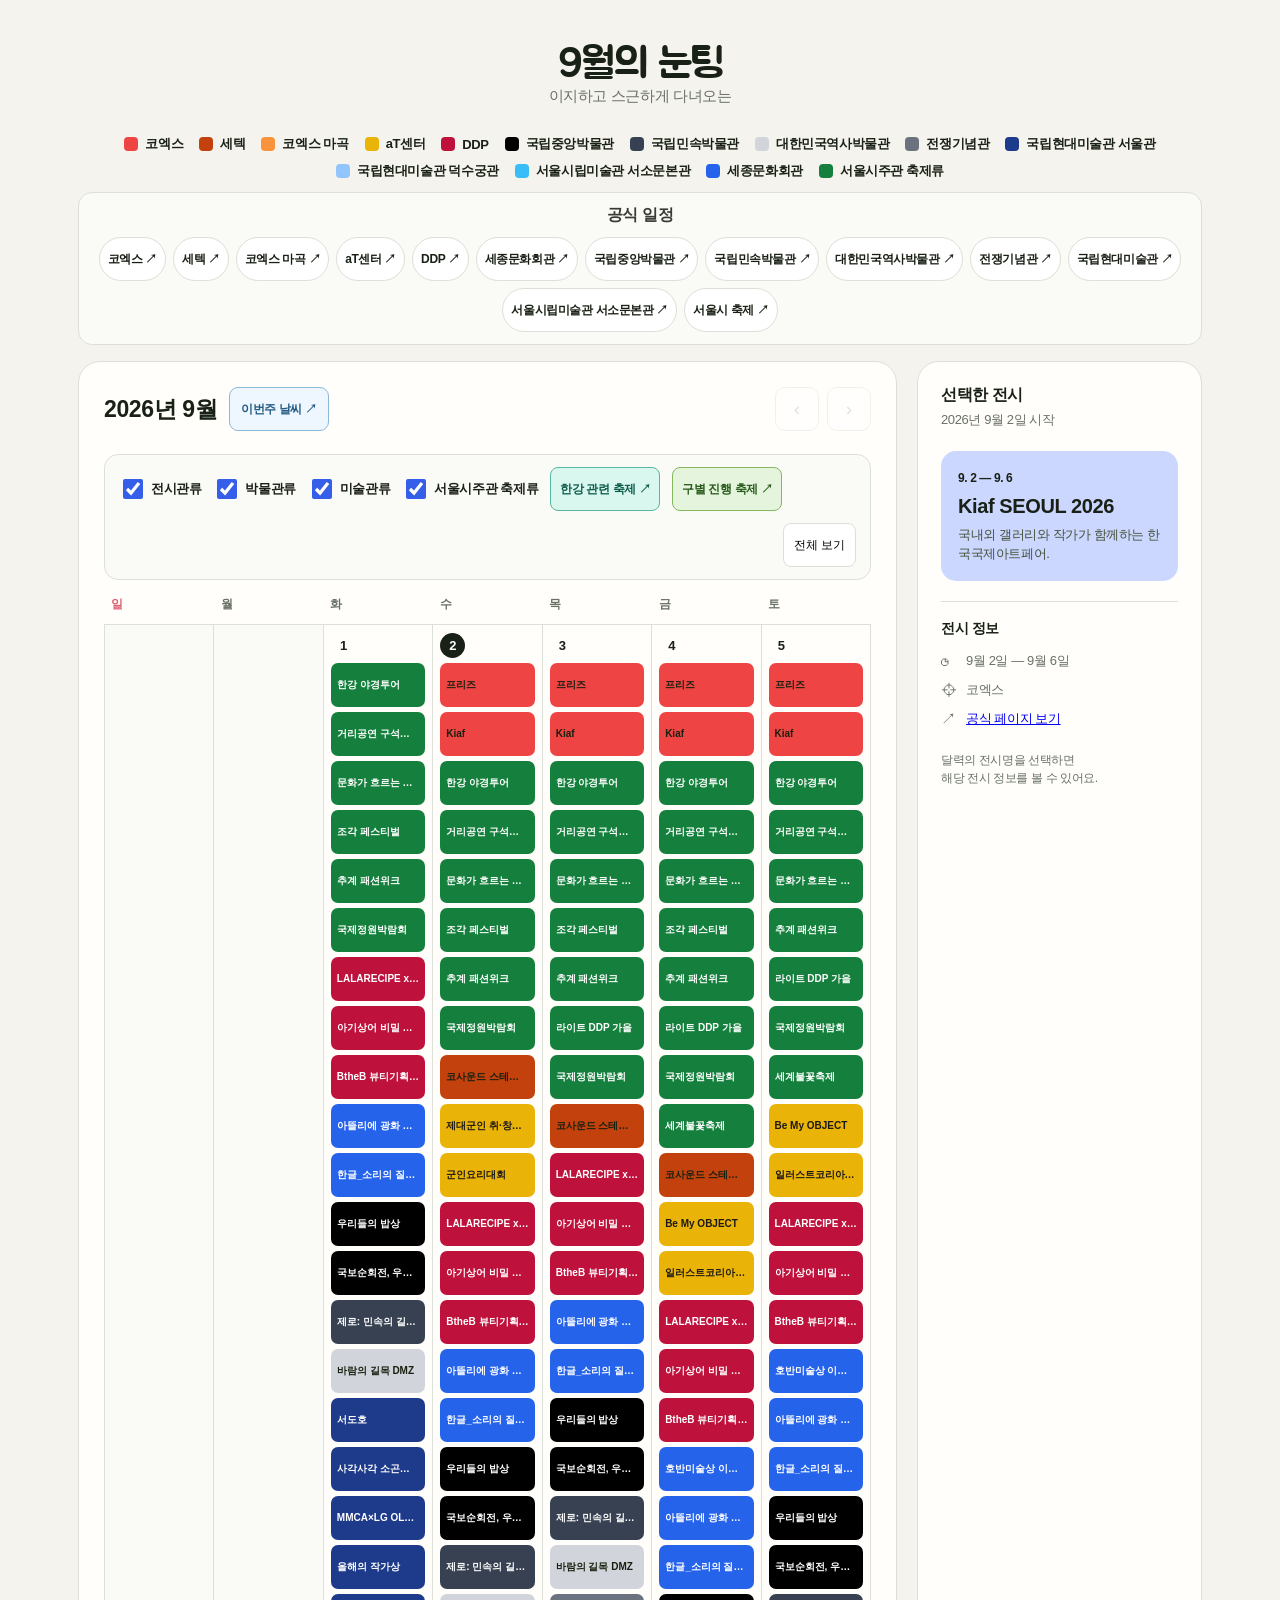
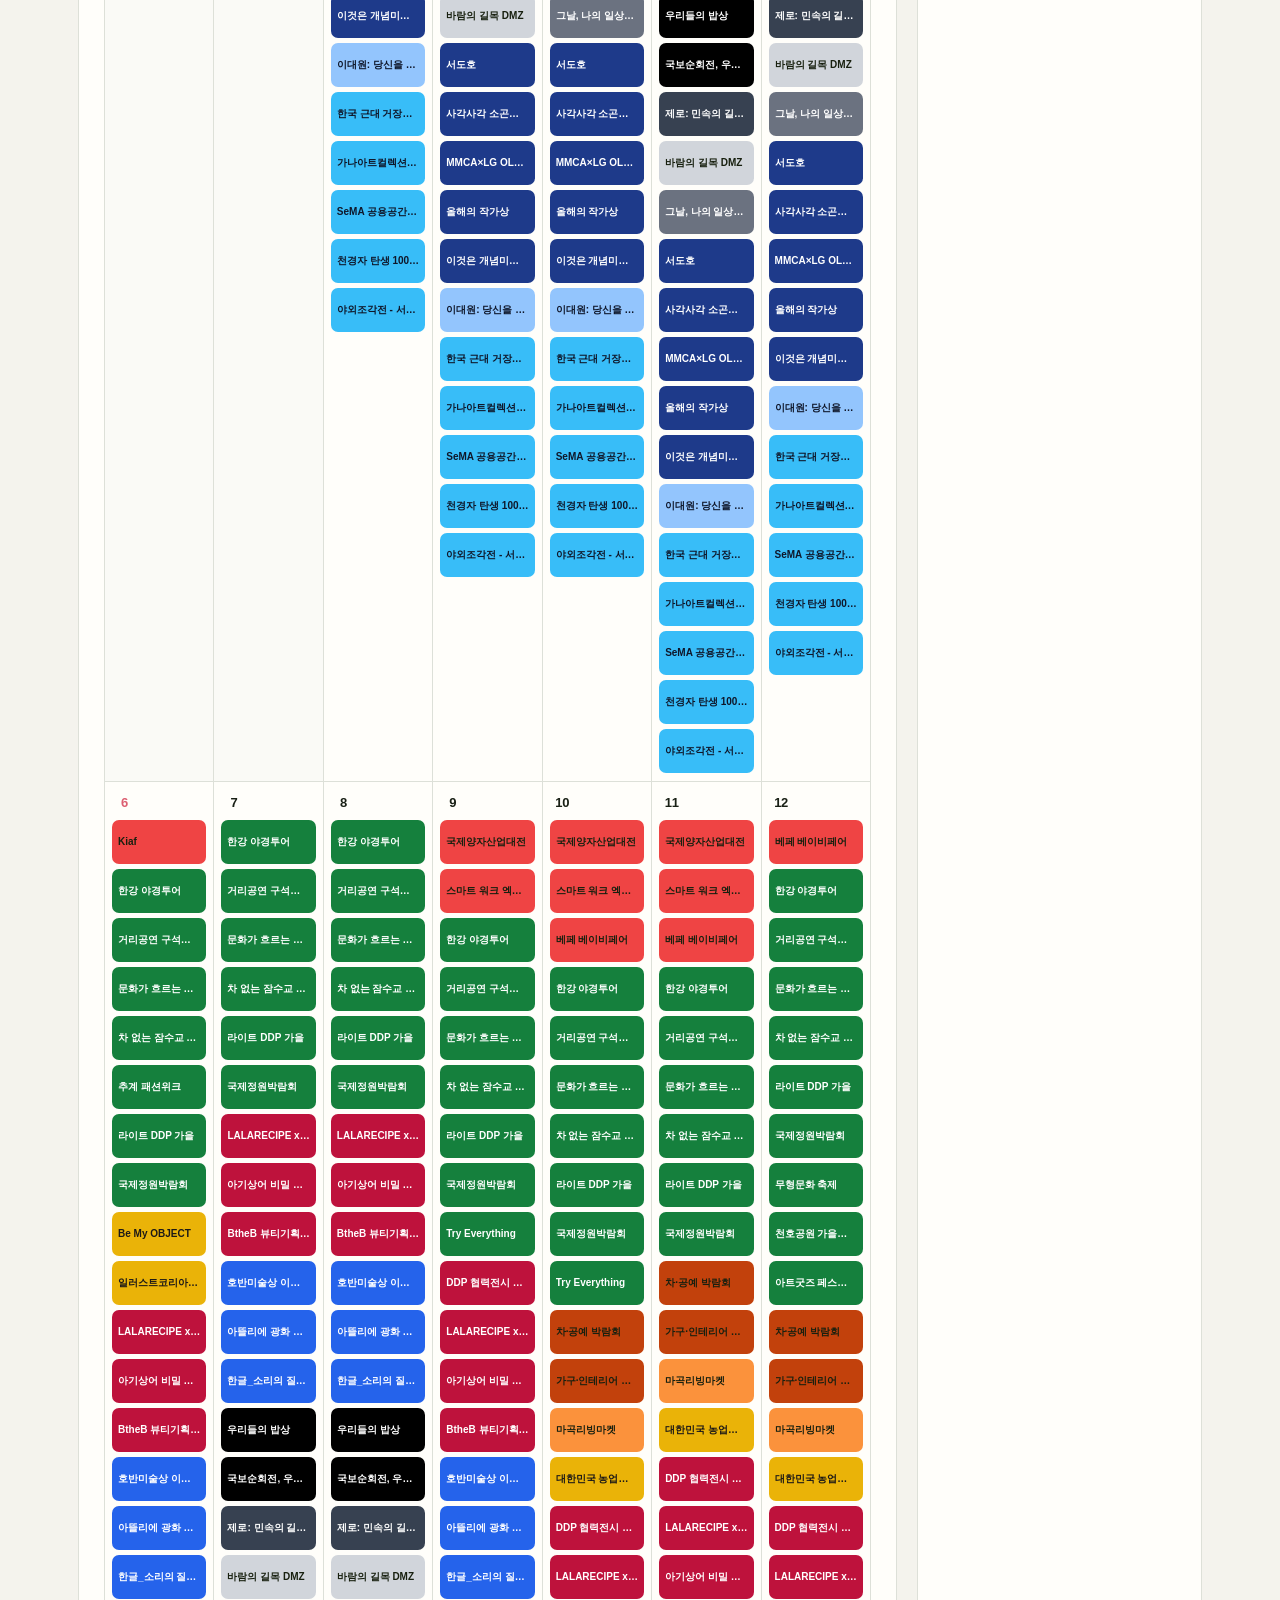
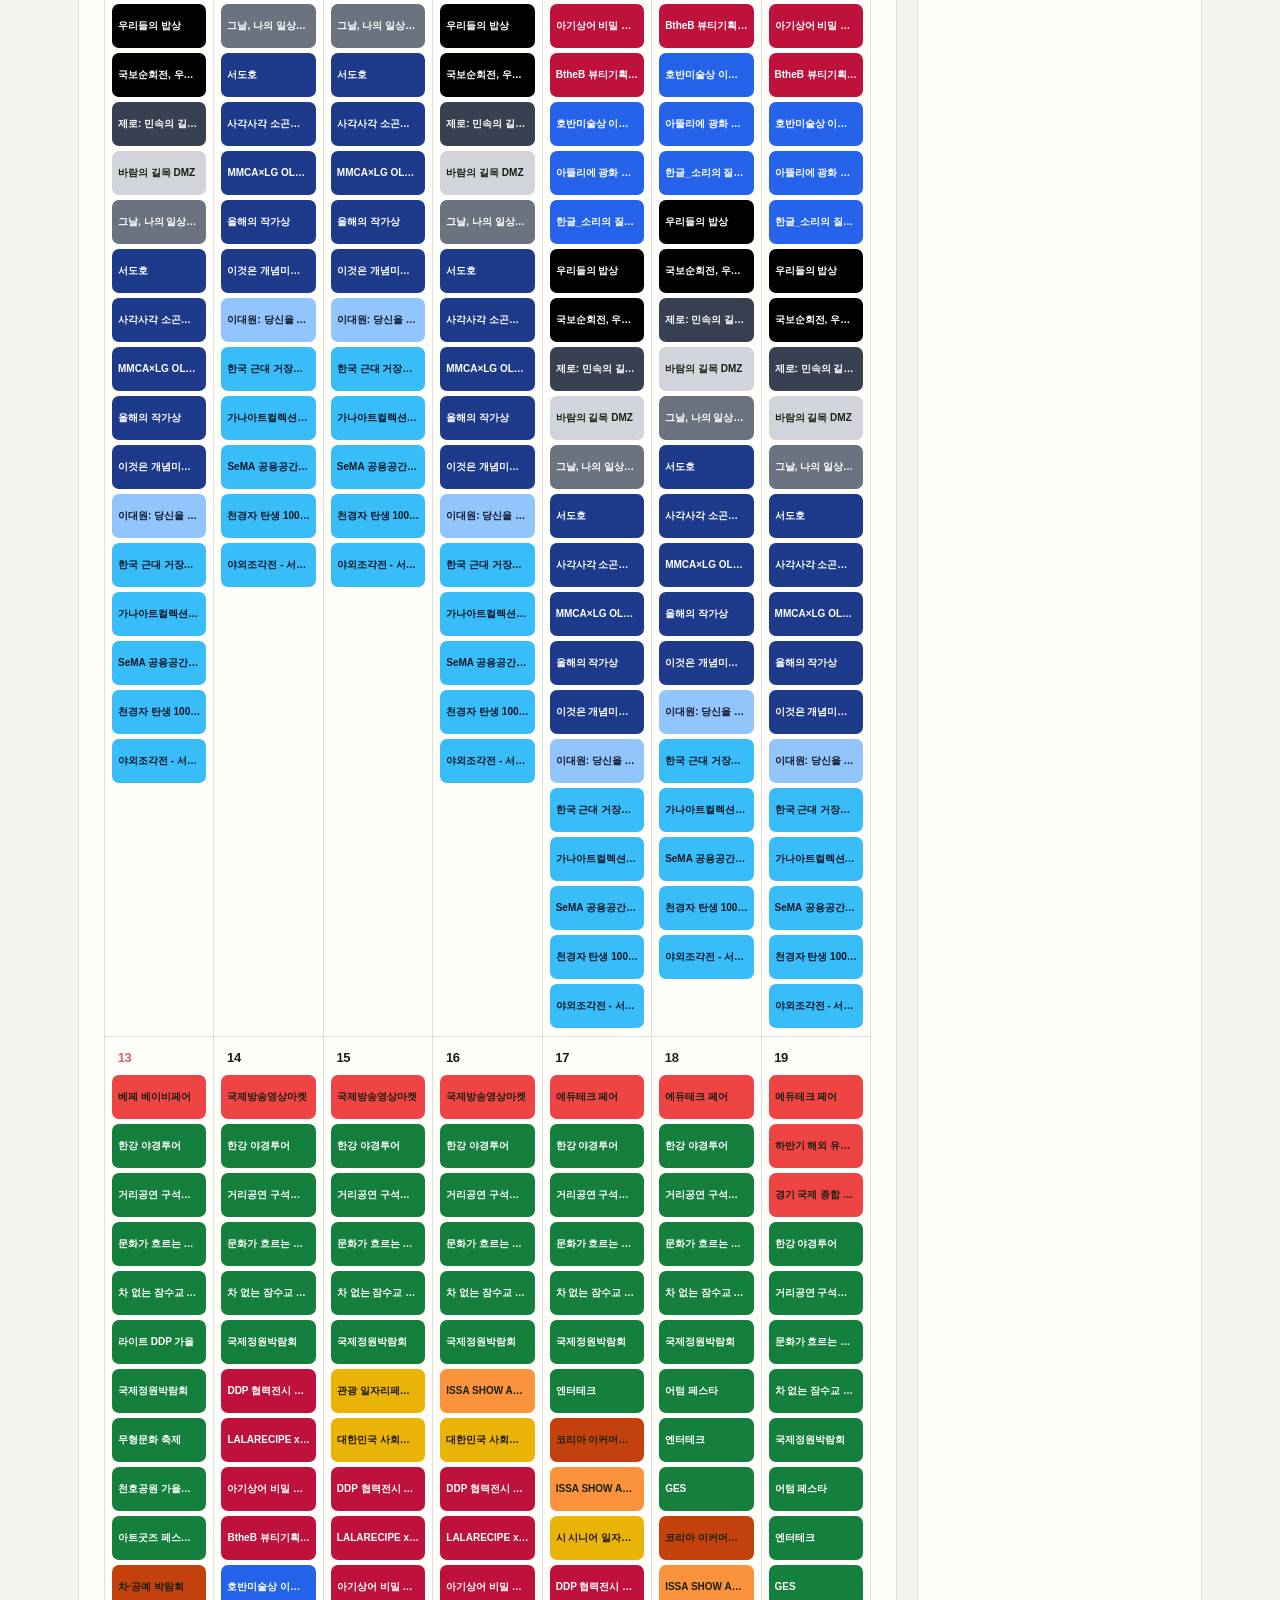
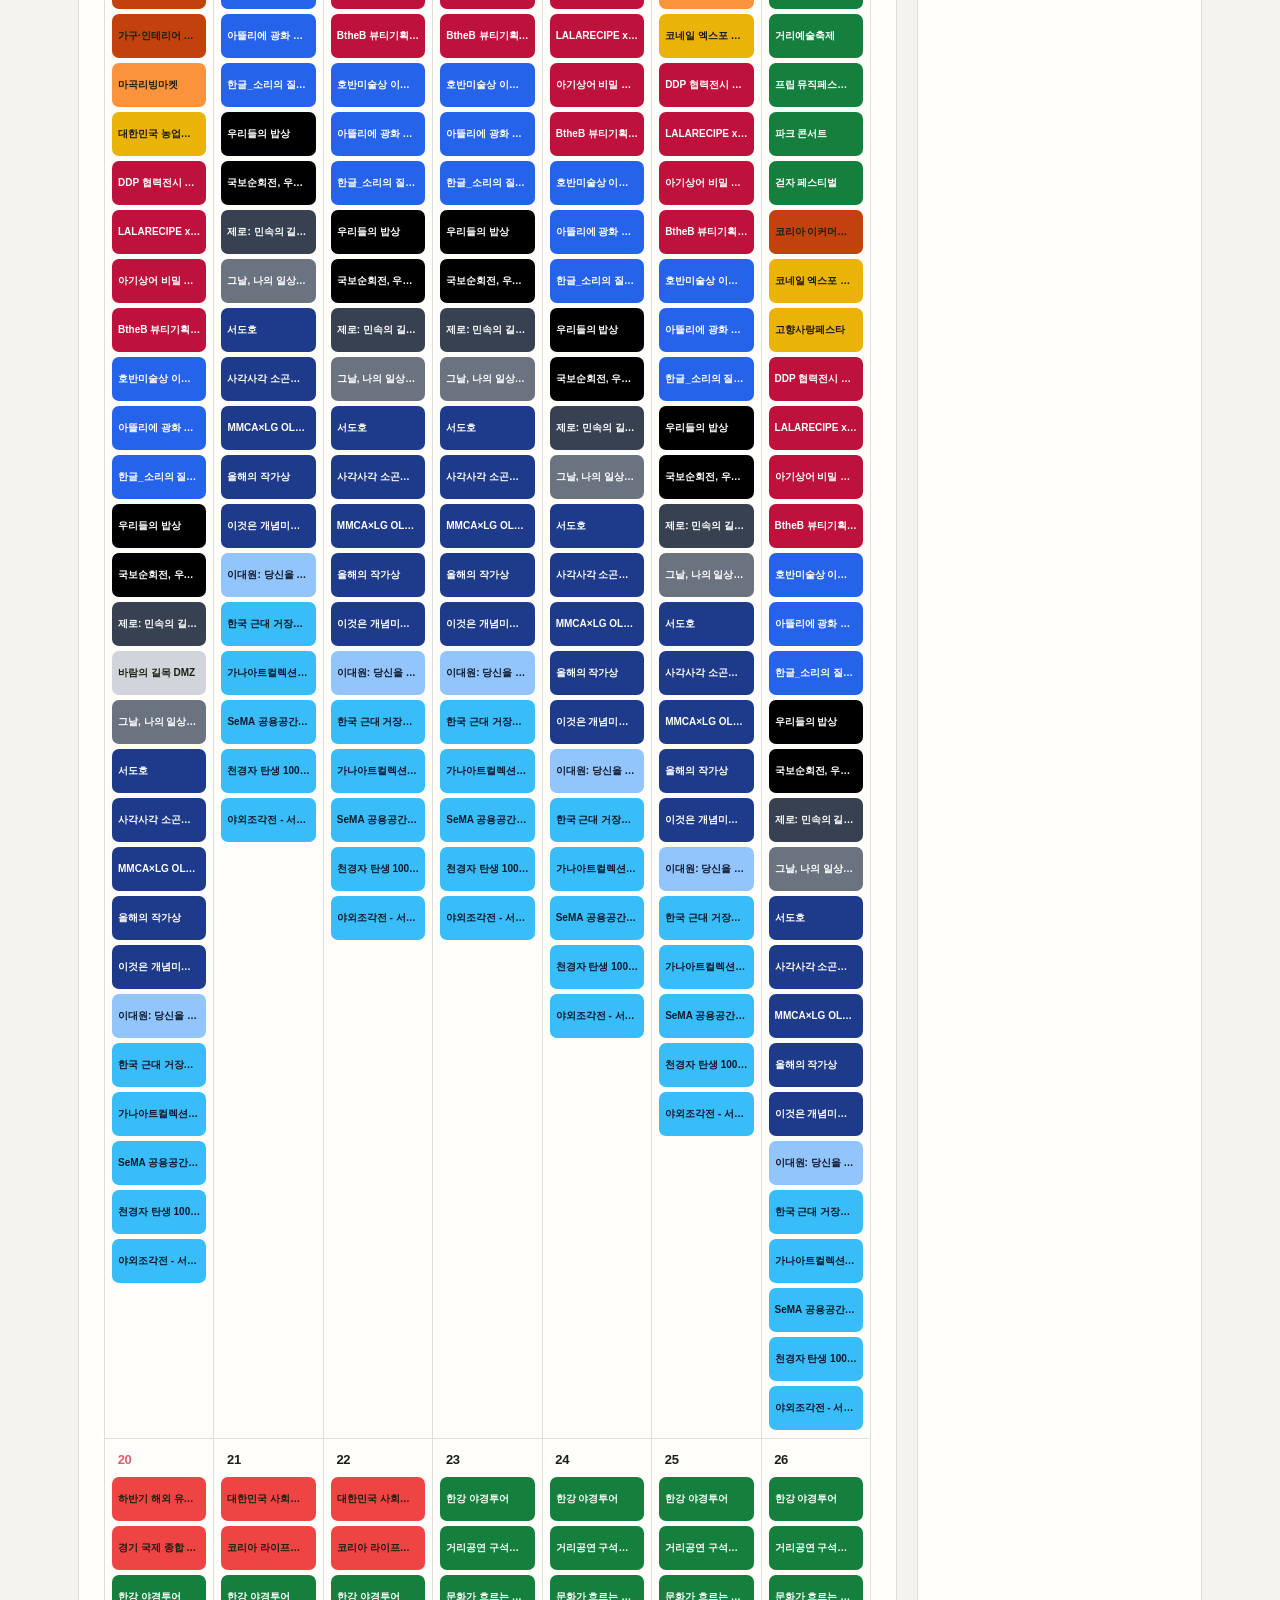
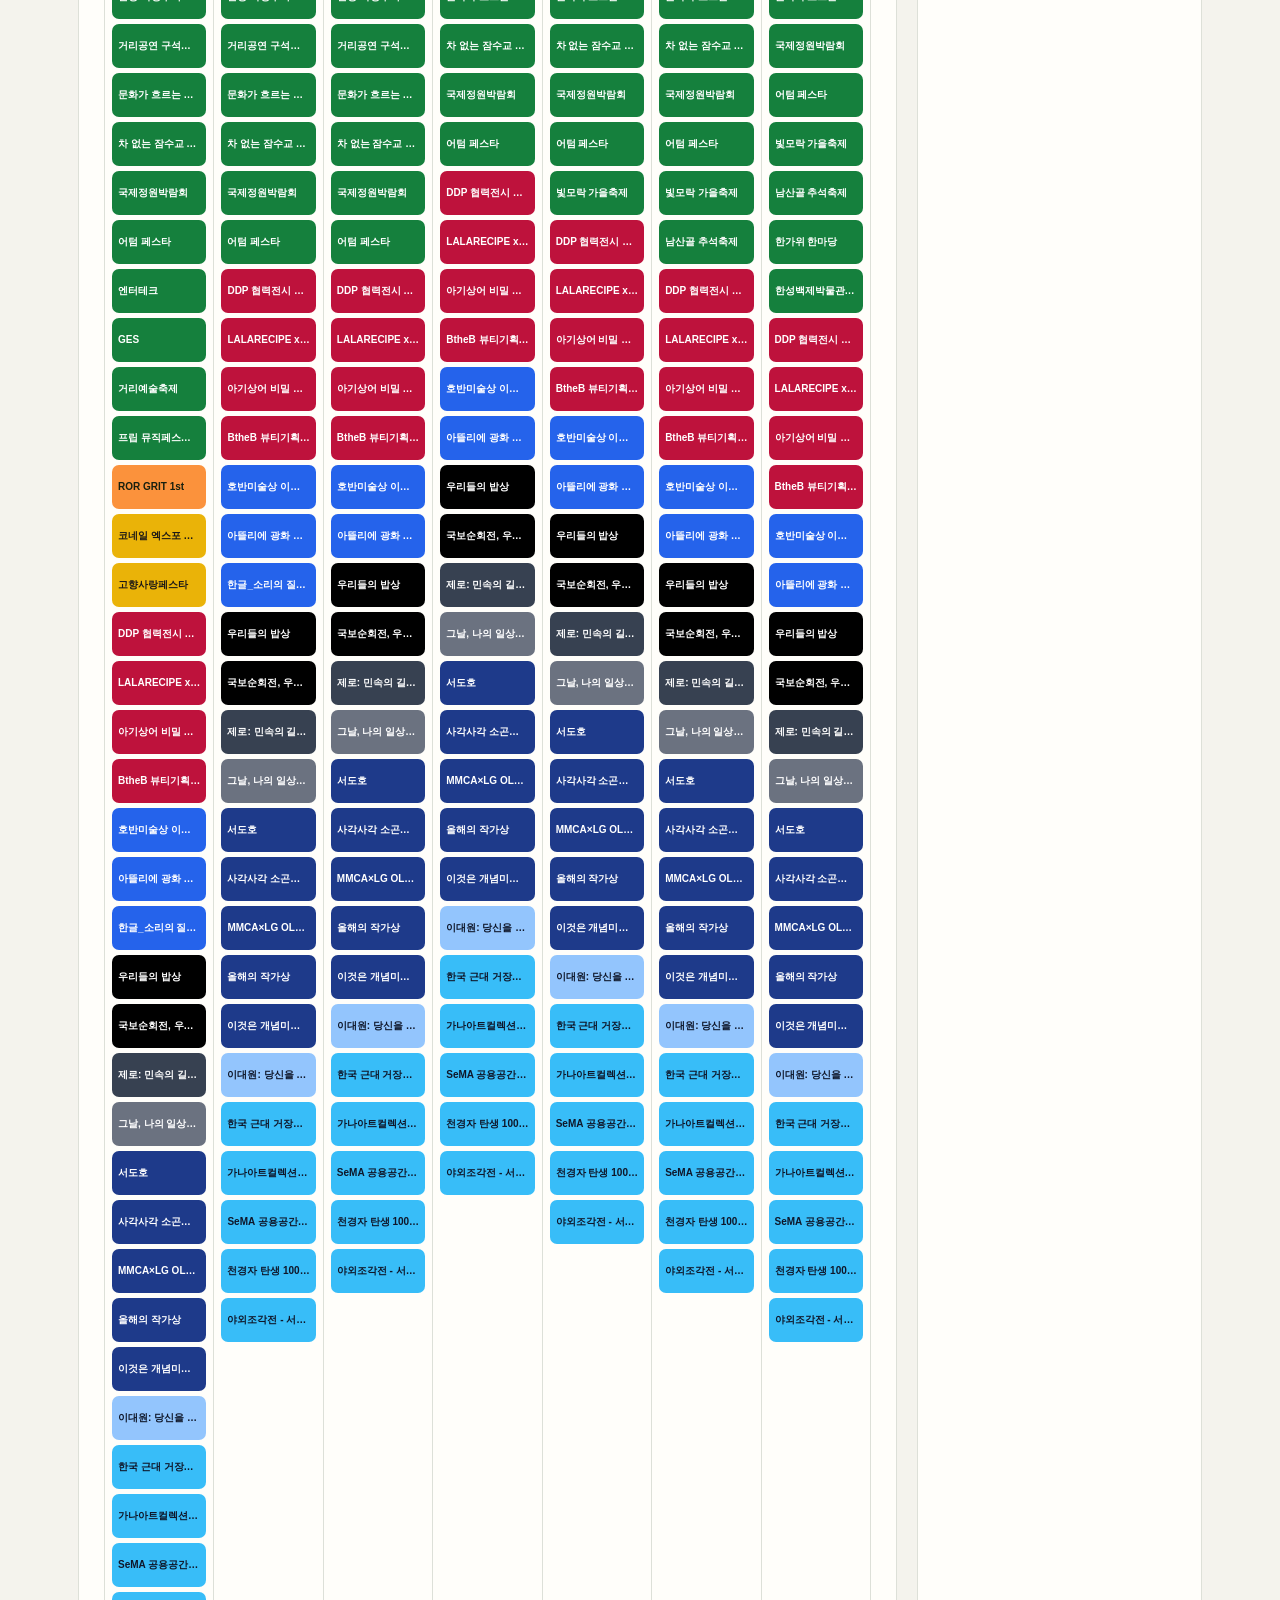
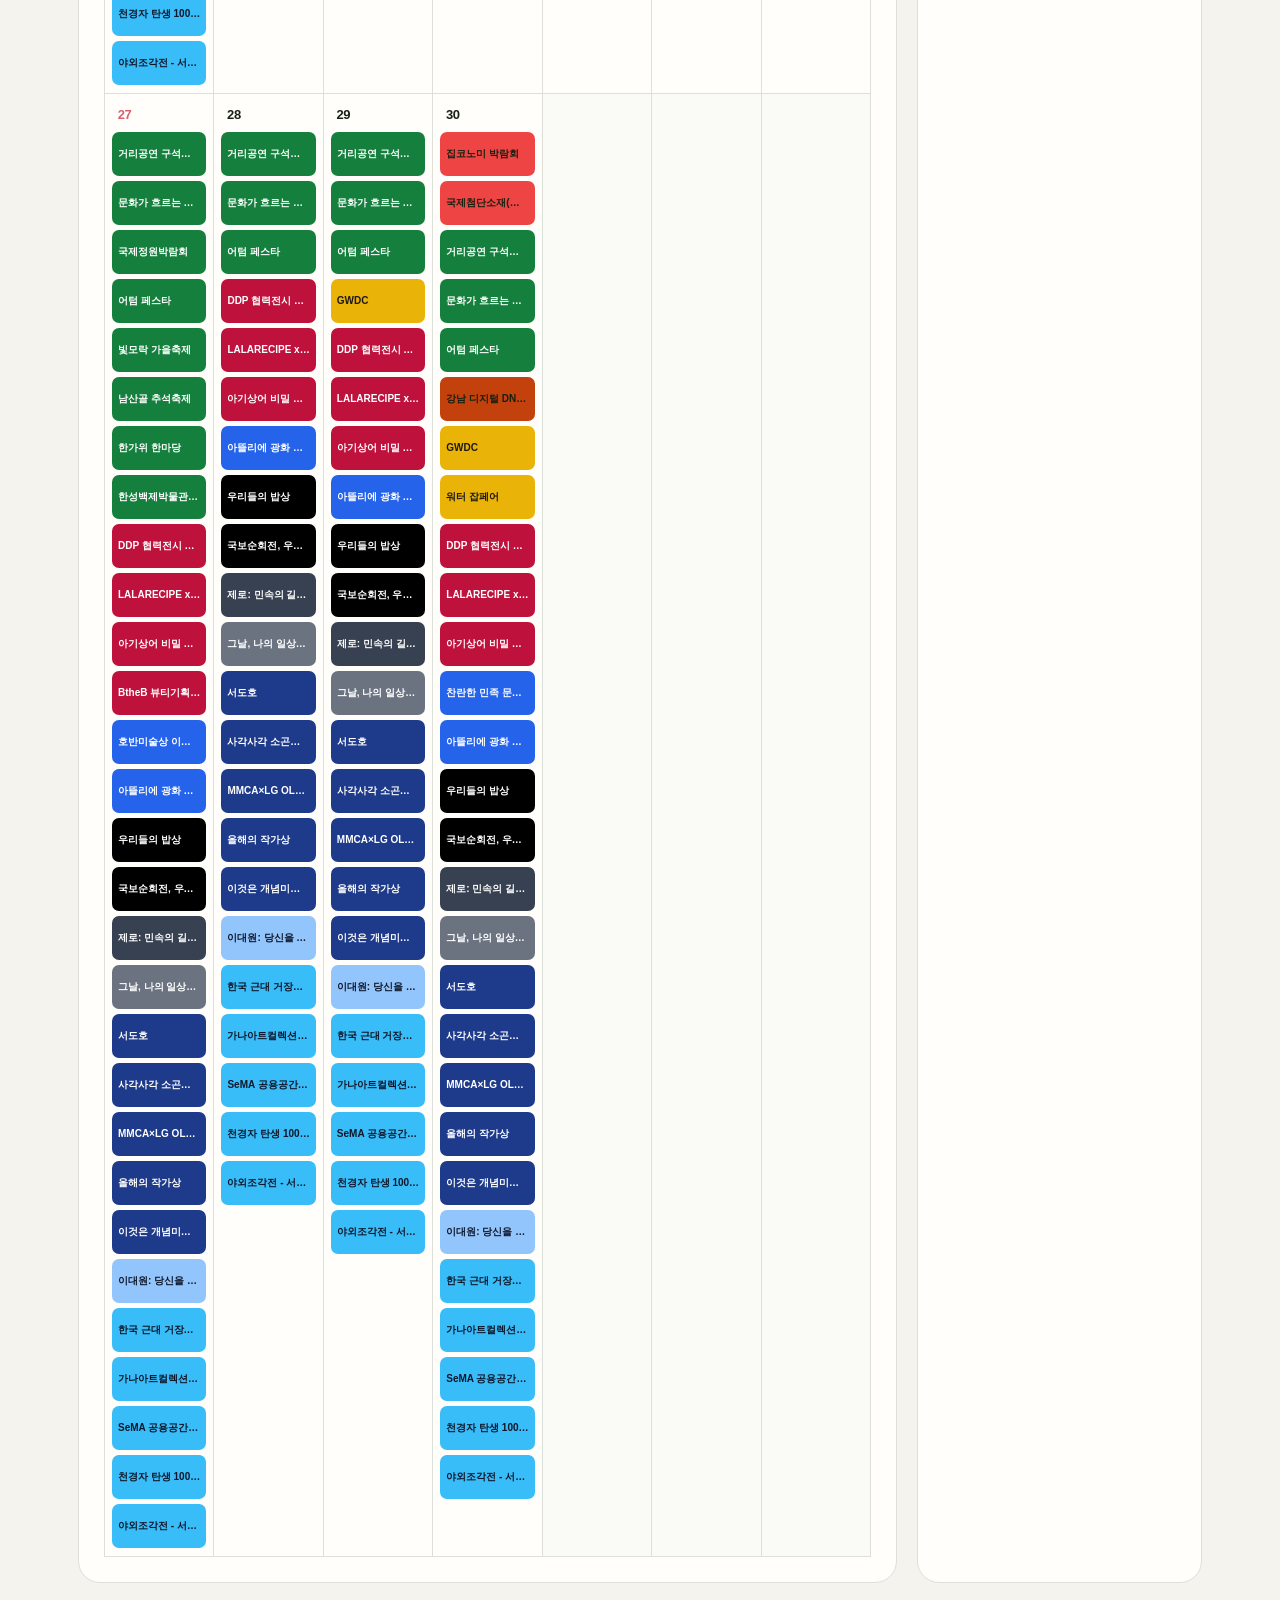
<file: noonting/seoulcalendar.html>
<!doctype html>
<html lang="ko">
<head>
  <meta charset="UTF-8" />
  <meta name="viewport" content="width=device-width, initial-scale=1.0" />
  <title>전시 캘린더</title>
  <link rel="preconnect" href="https://fonts.googleapis.com" />
  <link rel="preconnect" href="https://fonts.gstatic.com" crossorigin />
  <link href="https://fonts.googleapis.com/css2?family=Jua&display=swap" rel="stylesheet" />
  <style>
    :root { --ink:#192015; --muted:#697167; --paper:#f4f3ed; --card:#fffefa; --line:#dde0d8; --lime:#c8f169; --blue:#355fe8; --pink:#fa9dc4; --orange:#ffad65; }
    *{box-sizing:border-box} body{margin:0;background:var(--paper);font-family:Inter, Pretendard, "Apple SD Gothic Neo", Arial,sans-serif;color:var(--ink);letter-spacing:-.025em}
    .page{max-width:1180px;margin:auto;padding:42px 28px 54px}.top{display:flex;align-items:center;justify-content:space-between;margin-bottom:38px}.brand{display:flex;align-items:center;gap:11px;font-size:18px;font-weight:800}.mark{width:27px;height:27px;background:var(--lime);border:2px solid var(--ink);border-radius:8px;display:grid;place-items:center;font-size:16px;transform:rotate(-7deg)}.today{border:1.5px solid var(--ink);background:transparent;border-radius:999px;padding:10px 15px;font:inherit;font-size:14px;font-weight:700;cursor:pointer}.intro{display:flex;align-items:end;justify-content:center;text-align:center;margin-bottom:26px}.kicker{color:var(--blue);font-size:13px;font-weight:800;text-transform:uppercase;letter-spacing:.08em;margin:0 0 9px}.intro h1{font-family:"Jua", "Malgun Gothic", "Apple SD Gothic Neo", sans-serif;font-size:42px;line-height:1.08;margin:0;font-weight:400;letter-spacing:-.045em}.intro p{margin:0 0 3px;color:var(--muted);font-size:15px}.layout{display:grid;grid-template-columns:minmax(0,1fr) 285px;gap:20px}.calendar,.side{background:var(--card);border:1px solid var(--line);border-radius:22px}.calendar{padding:25px}.monthbar{display:flex;align-items:center;justify-content:space-between;margin-bottom:23px}.monthbar h2{margin:0;font-size:23px}.month-title{display:flex;align-items:center;gap:12px}.weather-link{display:inline-flex;align-items:center;padding:7px 11px;border:1px solid #8fb8d8;border-radius:9px;background:#eef7ff;color:#245a83;text-decoration:none;font-size:12px;font-weight:700;white-space:nowrap}.weather-link:hover{background:#dceeff}.arrows{display:flex;gap:8px}.arrows button{width:34px;height:34px;border:1px solid var(--line);border-radius:10px;background:white;font-size:19px;cursor:pointer}.week,.grid{display:grid;grid-template-columns:repeat(7,1fr)}.week div{font-size:12px;font-weight:800;color:var(--muted);padding:0 7px 11px}.week div:first-child{color:#dc5f71}.grid{border-top:1px solid var(--line);border-left:1px solid var(--line)}.day{min-height:114px;padding:8px 7px;border-right:1px solid var(--line);border-bottom:1px solid var(--line);position:relative}.num{font-size:13px;font-weight:700;display:inline-grid;place-items:center;width:25px;height:25px;border-radius:50%}.sun .num{color:#dc5f71}.blank{background:#fafaf6}.event{display:block;width:100%;text-align:left;border:0;border-radius:7px;margin-top:5px;padding:5px 6px;color:#18200f;font:700 11px/1.2 inherit;cursor:pointer;white-space:nowrap;overflow:hidden;text-overflow:ellipsis}.blue{background:#ef9a9a}.orange{background:#d95c62}.purple{background:#f7c4c4}.magok{background:#ffcaca}.lime{background:#7ea6f2}.pink{background:#b4c9ff}.museum{background:#5279cf}.history{background:#9bb8f5}.war{background:#6b8ddd}.chosen .num{background:var(--ink);color:white}.side{padding:23px}.side h3{font-size:16px;margin:0 0 5px}.side .date{font-size:13px;color:var(--muted);margin-bottom:22px}.feature{background:var(--lime);border-radius:15px;padding:17px;margin-bottom:20px}.feature span{font-size:12px;font-weight:800}.feature h4{font-size:20px;line-height:1.2;margin:8px 0}.feature p{font-size:13px;line-height:1.45;margin:0;color:#45513a}.detail{border-top:1px solid var(--line);padding-top:18px}.detail h4{font-size:14px;margin:0 0 14px}.meta{display:flex;gap:10px;margin:11px 0;font-size:13px;color:var(--muted)}.icon{font-size:15px;width:15px}.hint{font-size:12px;color:var(--muted);line-height:1.5;margin:22px 0 0}@media(max-width:760px){.page{padding:25px 15px}.intro{display:block;text-align:center}.intro p{margin-top:12px}.layout{grid-template-columns:1fr}.side{display:block}.calendar{padding:15px;border-radius:17px}.day{min-height:72px;padding:5px}.event{font-size:9px;padding:4px}.intro h1{font-size:32px}.week div{padding:0 4px 9px}.monthbar{margin-bottom:16px}}
    .week,.grid{grid-template-columns:repeat(7,minmax(0,1fr))}
    .calendar,.day,.side{min-width:0}
    .event{max-width:100%;font-family:inherit;font-size:10px;font-weight:600;line-height:1.4}
    .feature h4,.feature p,.meta{overflow-wrap:anywhere}
    .event-name{display:block;overflow:hidden;text-overflow:ellipsis;white-space:nowrap}
    .event.blue,.event.orange,.event.purple,.event.magok{background:#ffdede}
    .event.blue{border:2px solid #e63946}.event.orange{border:2px solid #9b2226}.event.purple{border:2px solid #f77f00}.event.magok{border:2px solid #6a1b9a}
    .event.lime,.event.pink,.event.museum,.event.history,.event.war,.event.mmca,.event.mmcaD{background:#dce8ff}
    .event.lime{border:2px solid #1d4ed8}.event.pink{border:2px solid #06b6d4}.event.museum{border:2px solid #1e3a8a}.event.history{border:2px solid #16a34a}.event.war{border:2px solid #7c3aed}
    .event.blue,.event.orange,.event.purple,.event.magok,.event.lime,.event.pink,.event.museum,.event.history,.event.war,.event.mmca,.event.mmcaD{background:#f5f5f1;border:0}
    .venue-legend{display:none}
    .event.blue{background:#ef4444}.event.orange{background:#f97316}.event.purple{background:#c2410c}.event.magok{background:#fb923c}
    .event.lime{background:#111827;color:#fff}.event.pink{background:#374151;color:#fff}.event.museum{background:#000;color:#fff}.event.history{background:#d1d5db}.event.war{background:#6b7280;color:#fff}.event.mmca{background:#1e3a8a;color:#fff}.event.mmcaD{background:#93c5fd;color:#0f172a}.event.sema{background:#38bdf8;color:#0f172a}
    .event.festival{background:#15803d;color:#fff}.event.at{background:#eab308;color:#1c1917}.event.ddp{background:#be123c;color:#fff}.event.sejong{background:#2563eb;color:#fff}
    .venue-legend{display:flex}.venue-legend .blue{background:#ef4444}.venue-legend .orange{background:#f97316}.venue-legend .purple{background:#c2410c}.venue-legend .magok{background:#fb923c}.venue-legend .at{background:#eab308}.venue-legend .ddp{background:#be123c}.venue-legend .sejong{background:#2563eb}.venue-legend .museum{background:#000}.venue-legend .folk{background:#374151}.venue-legend .history{background:#d1d5db}.venue-legend .war{background:#6b7280}.venue-legend .mmca{background:#1e3a8a}.venue-legend .mmcaD{background:#93c5fd}.venue-legend .sema{background:#38bdf8}.venue-legend .festival{background:#15803d}
    .event-period{display:block;font-size:12px;font-weight:400;margin-top:2px}
    .venue-legend{display:flex;flex-wrap:wrap;justify-content:center;gap:9px 16px;margin:0 0 12px;font-size:13px;font-weight:600}.venue-legend span{display:flex;align-items:center;gap:7px;white-space:nowrap}.venue-legend i{display:inline-block;flex:0 0 14px;width:14px;height:14px;border-radius:4px}.source-links{display:flex;flex-wrap:wrap;justify-content:center;align-items:center;gap:7px;margin:0 0 16px;padding:12px 14px;border:1px solid var(--line);border-radius:14px;background:#fafaf6;font-size:12px}.source-links .label{flex-basis:100%;font-size:16px;font-weight:800;color:#3b3b35;margin:0 0 4px;text-align:center}.source-links a{padding:5px 8px;border:1px solid var(--line);border-radius:999px;background:#fff;color:var(--ink);text-decoration:none;font-weight:700}.source-links a:hover{border-color:var(--ink)}.feature{background:#cbd7ff}
    .purple{background:#f7c4c4}.magok{background:#ffcaca}.museum{background:#5279cf}.folk{background:#b4c9ff}.history{background:#9bb8f5}.war{background:#6b8ddd}
    .filters{display:flex;align-items:center;gap:12px;flex-wrap:wrap;margin:0 0 16px;padding:12px 14px;border:1px solid var(--line);border-radius:14px;background:#fafaf6;font-size:13px}.filters label{display:flex;align-items:center;gap:5px;font-weight:600}.filters input{accent-color:var(--blue)}.external-filter{display:inline-flex;align-items:center;padding:6px 9px;border:1px solid #99f6e4;border-radius:8px;background:#ecfeff;color:#115e59;text-decoration:none;font-weight:700;font-size:12px}.external-filter.hangang{background:#d9f7ef;border-color:#56b89d;color:#0d5c4b}.external-filter.regional{background:#e5f4dc;border-color:#83b85c;color:#285a1b}.filters button{margin-left:auto;border:1px solid var(--line);border-radius:8px;background:#fff;padding:6px 10px;cursor:pointer;font:inherit;font-size:12px}
    .day.today-cell{background:#fff7d6;box-shadow:inset 0 0 0 2px #d49b00;z-index:1}
    .calendar-scroll{overflow-x:auto;overscroll-behavior-x:contain}
    .monthbar,.month-title{flex-wrap:wrap;gap:12px}
    .arrows button{width:44px;height:44px}
    .arrows button:disabled{opacity:.4;cursor:default}
    .filters label,.filters button,.external-filter,.source-links a,.weather-link{min-height:44px;display:inline-flex;align-items:center}
    .filters input{width:20px;height:20px}
    .event{min-height:44px;touch-action:manipulation;font-family:inherit}
    button:focus-visible,a:focus-visible,.calendar-scroll:focus-visible{outline:2px solid var(--blue);outline-offset:2px}
    .side{scroll-margin-top:16px}
    @media(max-width:760px){
      .week,.grid{min-width:700px}
      .event{font-size:12px}
      .side{display:block}
      .monthbar h2{font-size:20px}
    }
  </style>
</head>
<body>
  <main class="page">
    <section class="intro"><div><h1>9월의 눈팅</h1><p>이지하고 스근하게 다녀오는</p></div></section>
    <div class="venue-legend" aria-label="전시장 색상 안내"><span><i class="blue"></i>코엑스</span><span><i class="purple"></i>세텍</span><span><i class="magok"></i>코엑스 마곡</span><span><i class="at"></i>aT센터</span><span><i class="ddp"></i>DDP</span><span><i class="museum"></i>국립중앙박물관</span><span><i class="folk"></i>국립민속박물관</span><span><i class="history"></i>대한민국역사박물관</span><span><i class="war"></i>전쟁기념관</span><span><i class="mmca"></i>국립현대미술관 서울관</span><span><i class="mmcaD"></i>국립현대미술관 덕수궁관</span><span><i class="sema"></i>서울시립미술관 서소문본관</span><span><i class="sejong"></i>세종문화회관</span><span><i class="festival"></i>서울시주관 축제류</span></div>
    <div class="source-links" aria-label="기관별 공식 전체 일정"><span class="label">공식 일정</span><a href="https://www.coex.co.kr/event/exhibitions-calendar/" target="_blank" rel="noopener">코엑스 ↗</a><a href="https://www.setec.or.kr/front/schedule/calendar.do" target="_blank" rel="noopener">세텍 ↗</a><a href="https://coexmagok.co.kr/event-schedule/calendar/" target="_blank" rel="noopener">코엑스 마곡 ↗</a><a href="https://www.at.or.kr/ac/event/acko311300/calendarList.action" target="_blank" rel="noopener">aT센터 ↗</a><a href="https://ddp.or.kr/index.html?menuno=240" target="_blank" rel="noopener">DDP ↗</a><a href="https://www.sejongpac.or.kr/portal/performance/exhibit/performList.do?menuNo=200558&searchPlaceCdDataParamList=&searchGenreCdDataParam=#none" target="_blank" rel="noopener">세종문화회관 ↗</a><a href="https://www.museum.go.kr/MUSEUM/contents/M0202010000.do?menuId=current" target="_blank" rel="noopener">국립중앙박물관 ↗</a><a href="https://www.nfm.go.kr/user/planexhibition/home/20/selectPlanExhibitionNList.do?planExhibitionGbn=HOME" target="_blank" rel="noopener">국립민속박물관 ↗</a><a href="https://www.much.go.kr/MUCH/contents/M02010100000.do?searchExhDivision=play&schExhCategory=EXH01" target="_blank" rel="noopener">대한민국역사박물관 ↗</a><a href="https://www.warmemo.or.kr:8443/Home/H20000/H20200/boardList" target="_blank" rel="noopener">전쟁기념관 ↗</a><a href="https://www.mmca.go.kr/exhibitions/progressList.do" target="_blank" rel="noopener">국립현대미술관 ↗</a><a href="https://sema.seoul.go.kr/kr/whatson/landing" target="_blank" rel="noopener">서울시립미술관 서소문본관 ↗</a><a href="https://festival.seoul.go.kr/festival/year/loadMap.do" target="_blank" rel="noopener">서울시 축제 ↗</a></div>
    <section class="layout"><div class="calendar"><div class="monthbar"><div class="month-title"><h2>2026년 9월</h2><a class="weather-link" href="https://search.naver.com/search.naver?where=nexearch&sm=top_hty&fbm=0&ie=utf8&query=%EC%9D%B4%EB%B2%88%EC%A3%BC%EB%82%A0%EC%94%A8&ackey=6xzxin6x" target="_blank" rel="noopener">이번주 날씨 ↗</a></div><div class="arrows"><button disabled aria-label="이전 달 자료 없음" title="현재 2026년 9월 자료만 제공됩니다">‹</button><button disabled aria-label="다음 달 자료 없음" title="현재 2026년 9월 자료만 제공됩니다">›</button></div></div><div class="filters" aria-label="전시 유형 필터"><label><input type="checkbox" value="venue" checked>전시관류</label><label><input type="checkbox" value="museum" checked>박물관류</label><label><input type="checkbox" value="art" checked>미술관류</label><label><input type="checkbox" value="festival" checked>서울시주관 축제류</label><a class="external-filter hangang" href="https://hangang.seoul.go.kr/www/eventMng/list.do?srchType=list&evntSn=&mid=538&pageNo=1&keyword=&opt4=&opt11=&opt12=&opt13=&opt14=Y" target="_blank" rel="noopener">한강 관련 축제 ↗</a><a class="external-filter regional" href="https://festival.seoul.go.kr/festival/regional/list.do" target="_blank" rel="noopener">구별 진행 축제 ↗</a><button id="resetFilters" type="button">전체 보기</button></div><div class="calendar-scroll" role="region" aria-label="9월 달력 — 좌우로 스크롤" tabindex="0"><div class="week"><div>일</div><div>월</div><div>화</div><div>수</div><div>목</div><div>금</div><div>토</div></div><div class="grid" id="calendar"></div></div></div>
      <aside class="side" tabindex="-1" aria-label="선택한 전시 상세정보"><h3 id="sideTitle">선택한 전시</h3><div class="date" id="sideDate">2026년 9월 2일 시작</div><div class="feature" id="feature"><span>9. 2 — 9. 6</span><h4>Kiaf SEOUL 2026</h4><p>국내외 갤러리와 작가가 함께하는 한국국제아트페어.</p></div><div class="detail"><h4>전시 정보</h4><div class="meta"><span class="icon">◷</span><span id="period">9월 2일 — 9월 6일</span></div><div class="meta"><span class="icon">⌖</span><span id="place">코엑스</span></div><div class="meta"><span class="icon">↗</span><a id="officialLink" href="https://www.coex.co.kr/event/exhibitions-calendar/" target="_blank" rel="noopener">공식 페이지 보기</a></div></div><p class="hint">달력의 전시명을 선택하면<br/>해당 전시 정보를 볼 수 있어요.</p></aside>
    </section>
  </main>
  <script>
    const events=[{d:2,n:'프리즈 서울 2026',c:'blue',end:5},{d:2,n:'Kiaf SEOUL 2026',c:'lime',end:6},{d:9,n:'국제양자산업대전',c:'pink',end:11},{d:9,n:'스마트 워크 엑스포',c:'orange',end:11},{d:10,n:'베페 베이비페어',c:'lime',end:13},{d:14,n:'2026년 국제방송영상마켓',c:'orange',end:16},{d:17,n:'에듀테크 페어',c:'blue',end:19},{d:19,n:'2026 하반기 해외 유학박람회 / 이민박람회',c:'pink',end:20},{d:19,n:'경기 국제 종합 학술대회 및 치과기자재 전시회(GAMEX 2026)',c:'lime',end:20},{d:21,n:'제3회 대한민국 사회적가치 페스타',c:'blue',end:22},{d:21,n:'코리아 라이프사이언스 위크 2026',c:'orange',end:22},{d:30,n:'제12회 집코노미 박람회 2026',c:'pink',end:1,endMonth:10},{d:30,n:'제14회국제첨단소재(세라믹, 탄소, 접착코팅필름)기술대전',c:'lime',end:2,endMonth:10}];
    events.forEach(event=>event.venue='코엑스');
    events.push(
      {d:1,end:26,n:'한강 야경투어',venue:'서울시주관 축제류'},
      {d:1,end:30,n:'서울 거리공연 구석구석 라이브',venue:'서울시주관 축제류'},
      {d:1,end:30,n:'문화가 흐르는 서울광장',venue:'서울시주관 축제류'},
      {d:6,end:25,n:'차 없는 잠수교 뚜벅뚜벅 축제',venue:'서울시주관 축제류'},
      {d:1,end:4,n:'서울 조각 페스티벌',venue:'서울시주관 축제류'},
      {d:1,end:6,n:'2026 추계 서울 패션위크',venue:'서울시주관 축제류'},
      {d:3,end:13,n:'서울라이트 DDP 2026 가을',venue:'서울시주관 축제류'},
      {d:1,end:27,n:'서울국제정원박람회',venue:'서울시주관 축제류'},
      {d:4,end:5,n:'서울세계불꽃축제',venue:'서울시주관 축제류'},
      {d:9,end:10,n:'Try Everything',venue:'서울시주관 축제류'},
      {d:12,end:13,n:'서울 무형문화 축제',venue:'서울시주관 축제류'},
      {d:12,end:13,n:'2026 천호공원 가을축제',venue:'서울시주관 축제류'},
      {d:12,end:13,n:'서울 아트굿즈 페스티벌',venue:'서울시주관 축제류'},
      {d:18,end:30,n:'2026 서울 어텀 페스타',venue:'서울시주관 축제류'},
      {d:17,end:20,n:'엔터테크 서울',venue:'서울시주관 축제류'},
      {d:18,end:20,n:'GES 2026',venue:'서울시주관 축제류'},
      {d:19,end:20,n:'서울거리예술축제',venue:'서울시주관 축제류'},
      {d:19,end:20,n:'2026 서울 프립 뮤직페스티벌',venue:'서울시주관 축제류'},
      {d:19,end:19,n:'파크 콘서트',venue:'서울시주관 축제류'},
      {d:19,end:19,n:'서울 걷자 페스티벌',venue:'서울시주관 축제류'},
      {d:24,end:27,n:'빛모락 가을축제',venue:'서울시주관 축제류'},
      {d:25,end:27,n:'남산골 추석축제',venue:'서울시주관 축제류'},
      {d:26,end:27,n:'한가위 한마당',venue:'서울시주관 축제류'},
      {d:26,end:27,n:'한성백제박물관 한가위 큰잔치',venue:'서울시주관 축제류'}
    );
    events.push(
      {d:2,end:4,n:'코사운드 스테이지테크 2026',venue:'세텍'},
      {d:10,end:13,n:'2026 서울 차·공예 박람회',venue:'세텍'},
      {d:10,end:13,n:'2026 서울 가구·인테리어 박람회',venue:'세텍'},
      {d:17,end:19,n:'2026 코리아 이커머스 페어',venue:'세텍'},
      {d:30,end:30,n:'강남 디지털 DNA 페스티벌',venue:'세텍'}
    );
    events.push(
      {d:10,end:13,n:'마곡리빙마켓',venue:'코엑스 마곡'},
      {d:16,end:18,n:'ISSA SHOW ASIA 2026',venue:'코엑스 마곡'},
      {d:20,end:20,n:'ROR GRIT SEOUL 1st',venue:'코엑스 마곡'}
    );
    events.push(
      {d:2,end:2,n:'2026 제대군인 취·창업박람회',venue:'aT센터'},
      {d:2,end:2,n:'2026년 군인요리대회',venue:'aT센터'},
      {d:4,end:6,n:'2026 Be My OBJECT',venue:'aT센터'},
      {d:4,end:6,n:'2026 서울 일러스트코리아 in aT',venue:'aT센터'},
      {d:10,end:13,n:'2026 대한민국 농업박람회',venue:'aT센터'},
      {d:15,end:15,n:'2026 관광 일자리페스타',venue:'aT센터'},
      {d:15,end:16,n:'2026 대한민국 사회서비스 박람회',venue:'aT센터'},
      {d:17,end:17,n:'서울시 시니어 일자리박람회 2026',venue:'aT센터'},
      {d:18,end:20,n:'2026 코네일 엑스포 & 뷰티콘 코리아',venue:'aT센터'},
      {d:19,end:20,n:'제1회 고향사랑페스타',venue:'aT센터'},
      {d:29,end:30,n:'GWDC 2026 KOREA',venue:'aT센터'},
      {d:30,end:30,n:'2026 서울워터 잡페어',venue:'aT센터'}
    );
    events.push(
      {d:9,end:9,endMonth:10,n:'DDP 협력전시 《SPECTRUM》',venue:'DDP'},
      {d:1,end:30,n:'LALARECIPE x MeME : Happiness Recipe for Every Skin',venue:'DDP'},
      {d:1,end:30,n:'아기상어 비밀 초대장: 비커밍 샤크',venue:'DDP'},
      {d:1,end:27,n:'BtheB 뷰티기획전 《BEAUTY, TRANSLATED》',venue:'DDP'}
    );
    events.push(
      {d:4,end:27,n:'2026 호반미술상 이수경 개인전 《아직, 이제는, 여전히》',venue:'세종문화회관'},
      {d:30,end:13,endMonth:10,n:'찬란한 민족 문화유산 고려불화, 월제 혜담스님 천 년에 꽃 피우다',venue:'세종문화회관'},
      {d:1,end:30,n:'2026 아뜰리에 광화 《물드는 빛》',venue:'세종문화회관'},
      {d:1,end:21,n:'한글_소리의 질감展',venue:'세종문화회관'}
    );
    events.push(
      {d:1,end:30,n:'우리들의 밥상',venue:'국립중앙박물관'},
      {d:1,end:30,n:'국보순회전, 우리 동네에서 만나는 보물',venue:'국립중앙박물관'}
    );
    events.push(
      {d:1,end:30,n:'제로: 민속의 길에서 만난 북한',venue:'국립민속박물관'}
    );
    events.push(
      {d:1,end:13,n:'바람의 길목 DMZ',venue:'대한민국역사박물관'}
    );
    events.push(
      {d:3,end:30,n:'그날, 나의 일상은 전쟁이 되었다',venue:'전쟁기념관'}
    );
    events.push(
      {d:1,end:30,n:'서도호',venue:'국립현대미술관'},
      {d:1,end:30,n:'사각사각 소곤소곤',venue:'국립현대미술관'},
      {d:1,end:30,n:'MMCA×LG OLED 시리즈 2026',venue:'국립현대미술관'},
      {d:1,end:30,n:'올해의 작가상 2026',venue:'국립현대미술관'},
      {d:1,end:30,n:'이것은 개념미술이 (아니)다',venue:'국립현대미술관'}
    );
    events.push({d:1,end:30,n:'이대원: 당신을 슬프게 하는 것은 하나도 없다',venue:'국립현대미술관 덕수궁관'});
    events.push(
      {d:1,end:30,n:'2026년 한국 근대 거장전 《유영국: 산은 내 안에 있다》',venue:'서울시립미술관 서소문본관'},
      {d:1,end:30,n:'가나아트컬렉션 《기술의 저변: 경계에 선 장면들》',venue:'서울시립미술관 서소문본관'},
      {d:1,end:30,n:'SeMA 공용공간 프로젝트 《영원히 교차하는 춤》',venue:'서울시립미술관 서소문본관'},
      {d:1,end:30,n:'천경자 탄생 100주년 기념 《영혼을 울리는 바람을 향하여》',venue:'서울시립미술관 서소문본관'},
      {d:1,end:30,n:'야외조각전 - 서소문본관',venue:'서울시립미술관 서소문본관'}
    );
    const venueColors={'코엑스':'blue','킨텍스':'orange','세텍':'purple','코엑스 마곡':'magok','aT센터':'at','DDP':'ddp','세종문화회관':'sejong','국립중앙박물관':'museum','국립민속박물관':'pink','대한민국역사박물관':'history','전쟁기념관':'war','국립현대미술관':'mmca','국립현대미술관 덕수궁관':'mmcaD','서울시립미술관 서소문본관':'sema'};
    const venueLinks={'코엑스':'https://www.coex.co.kr/event/exhibitions-calendar/','킨텍스':'https://www.kintex.com/web/ko/event/clist.do?searchType=11','세텍':'https://www.setec.or.kr/front/schedule/calendar.do','코엑스 마곡':'https://coexmagok.co.kr/event-schedule/calendar/','aT센터':'https://www.at.or.kr/ac/event/acko311300/calendarList.action','DDP':'https://ddp.or.kr/index.html?menuno=240','세종문화회관':'https://www.sejongpac.or.kr/portal/performance/exhibit/performList.do?menuNo=200558&searchPlaceCdDataParamList=&searchGenreCdDataParam=#none','국립중앙박물관':'https://www.museum.go.kr/MUSEUM/contents/M0202010000.do?menuId=current','국립민속박물관':'https://www.nfm.go.kr/user/planexhibition/home/20/selectPlanExhibitionNList.do?planExhibitionGbn=HOME','대한민국역사박물관':'https://www.much.go.kr/MUCH/contents/M02010100000.do?searchExhDivision=play&schExhCategory=EXH01','전쟁기념관':'https://www.warmemo.or.kr:8443/Home/H20000/H20200/boardList','국립현대미술관':'https://www.mmca.go.kr/exhibitions/progressList.do','국립현대미술관 덕수궁관':'https://www.mmca.go.kr/exhibitions/progressList.do','서울시립미술관 서소문본관':'https://sema.seoul.go.kr/kr/whatson/landing','서울시주관 축제류':'https://festival.seoul.go.kr/festival/year/loadMap.do'};
    const actualPeriods={'2026 호반미술상 이수경 개인전 《아직, 이제는, 여전히》':['9월 4일','9월 27일'],'찬란한 민족 문화유산 고려불화, 월제 혜담스님 천 년에 꽃 피우다':['9월 30일','10월 13일'],'2026 아뜰리에 광화 《물드는 빛》':['9월 1일','11월 30일'],'한글_소리의 질감展':['8월 25일','9월 21일'],'DDP 협력전시 《SPECTRUM》':['9월 9일','10월 9일'],'LALARECIPE x MeME : Happiness Recipe for Every Skin':['8월 1일','9월 30일'],'아기상어 비밀 초대장: 비커밍 샤크':['6월 18일','12월 19일'],'BtheB 뷰티기획전 《BEAUTY, TRANSLATED》':['6월 13일','9월 27일'],'우리들의 밥상':['7월 1일','10월 25일'],'국보순회전, 우리 동네에서 만나는 보물':['5월 19일','11월 29일'],'제로: 민속의 길에서 만난 북한':['8월 12일','2027년 2월 14일'],'바람의 길목 DMZ':['6월 11일','9월 13일'],'그날, 나의 일상은 전쟁이 되었다':['9월 3일','11월 29일'],'서도호':['8월 27일','2027년 2월 9일'],'사각사각 소곤소곤':['8월 15일','10월 25일'],'MMCA×LG OLED 시리즈 2026':['7월 31일','11월 29일'],'올해의 작가상 2026':['7월 24일','12월 6일'],'이것은 개념미술이 (아니)다':['6월 19일','10월 11일'],'이대원: 당신을 슬프게 하는 것은 하나도 없다':['8월 6일','11월 8일'],'2026년 한국 근대 거장전 《유영국: 산은 내 안에 있다》':['5월 19일','10월 25일'],'가나아트컬렉션 《기술의 저변: 경계에 선 장면들》':['4월 16일','11월 22일'],'SeMA 공용공간 프로젝트 《영원히 교차하는 춤》':['2025년 8월 13일','2026년 12월 31일'],'천경자 탄생 100주년 기념 《영혼을 울리는 바람을 향하여》':['상시','상시'],'야외조각전 - 서소문본관':['상시','상시'],'한강 야경투어':['8월 28일','9월 26일'],'서울 거리공연 구석구석 라이브':['4월','12월'],'문화가 흐르는 서울광장':['5월','12월'],'차 없는 잠수교 뚜벅뚜벅 축제':['9월 6일','10월 25일'],'서울 조각 페스티벌':['8월 29일','9월 4일'],'2026 추계 서울 패션위크':['9월 1일','9월 6일'],'서울라이트 DDP 2026 가을':['9월 3일','9월 13일'],'서울국제정원박람회':['8월 29일','11월 30일'],'서울세계불꽃축제':['9월 4일(전야제)','9월 5일(불꽃쇼)'],'Try Everything':['9월 9일','9월 10일'],'서울 무형문화 축제':['9월 12일','9월 13일'],'2026 천호공원 가을축제':['9월 12일','9월 13일'],'서울 아트굿즈 페스티벌':['9월 12일','9월 13일'],'2026 서울 어텀 페스타':['9월 18일','11월 29일'],'엔터테크 서울':['9월 17일','9월 20일'],'GES 2026':['9월 18일','9월 20일'],'서울거리예술축제':['9월 19일','9월 20일'],'2026 서울 프립 뮤직페스티벌':['9월 19일','9월 20일'],'파크 콘서트':['9월 19일','9월 19일'],'서울 걷자 페스티벌':['9월 19일','9월 19일'],'빛모락 가을축제':['9월 24일','9월 27일'],'남산골 추석축제':['9월 25일','9월 27일'],'한가위 한마당':['9월 26일','9월 27일'],'한성백제박물관 한가위 큰잔치':['9월 26일','9월 27일']};
    const venueBackgrounds={'코엑스':'#ef9a9a','킨텍스':'#d95c62','세텍':'#f7c4c4','코엑스 마곡':'#ffcaca','aT센터':'#fde68a','DDP':'#fecdd3','세종문화회관':'#bfdbfe','국립중앙박물관':'#5279cf','국립민속박물관':'#b4c9ff','대한민국역사박물관':'#9bb8f5','전쟁기념관':'#6b8ddd','국립현대미술관':'#bfdbfe','국립현대미술관 덕수궁관':'#dbeafe','서울시립미술관 서소문본관':'#bae6fd','서울시주관 축제류':'#bbf7d0'};
    const museumVenues=['국립중앙박물관','국립민속박물관','대한민국역사박물관','전쟁기념관'];
    const artVenues=['국립현대미술관','국립현대미술관 덕수궁관','서울시립미술관 서소문본관','세종문화회관'];
    events.forEach(event=>{event.c=venueColors[event.venue]||'festival';event.link=venueLinks[event.venue];event.actual=actualPeriods[event.n];event.category=event.venue==='서울시주관 축제류'?'festival':museumVenues.includes(event.venue)?'museum':artVenues.includes(event.venue)?'art':'venue'});
    const grid=document.querySelector('#calendar'); const todayParts=Object.fromEntries(new Intl.DateTimeFormat('en-US',{timeZone:'Asia/Seoul',year:'numeric',month:'numeric',day:'numeric'}).formatToParts(new Date()).filter(p=>p.type!=='literal').map(p=>[p.type,Number(p.value)])); const isKoreaToday=todayParts.year===2026&&todayParts.month===9; for(let i=0;i<2;i++)grid.innerHTML+='<div class="day blank"></div>'; for(let d=1;d<=30;d++){const e=events.filter(x=>d>=x.d&&d<=(x.endMonth===10?30:x.end)); const el=document.createElement('div');el.className='day '+(d===6||d===13||d===20||d===27?'sun ':'')+(d===2?'chosen ':'')+(isKoreaToday&&d===todayParts.day?'today-cell':'');el.innerHTML='<span class="num">'+d+'</span>'+e.map(x=>'<button class="event '+x.c+'" data-name="'+x.n+'" data-start="'+x.d+'" data-end="'+x.end+'"><span class="event-name">'+x.n+'</span></button>').join('');grid.append(el)} for(let i=0;i<3;i++)grid.innerHTML+='<div class="day blank"></div>';
    document.querySelectorAll('.event').forEach(b=>{b.type='button';b.title=b.dataset.name;b.onclick=(e)=>{e.preventDefault();e.stopPropagation();const event=events.find(x=>x.n===b.dataset.name);const endMonth=event.endMonth||9;const actual=event.actual||['9월 '+b.dataset.start+'일',endMonth+'월 '+b.dataset.end+'일'];document.querySelectorAll('.chosen').forEach(x=>x.classList.remove('chosen'));b.parentElement.classList.add('chosen');document.querySelector('#sideTitle').textContent='선택한 전시';document.querySelector('#sideDate').textContent=actual[0]+' 시작';document.querySelector('#feature h4').textContent=b.dataset.name;document.querySelector('#feature').style.background=venueBackgrounds[event.venue];document.querySelector('#feature p').textContent=event.venue+' 공식 일정에 등록된 전시회입니다.';document.querySelector('#feature span').textContent=actual[0]+' — '+actual[1];document.querySelector('#period').textContent=actual[0]+' — '+actual[1];document.querySelector('#place').textContent=event.venue;document.querySelector('#officialLink').href=event.link||'#';if(matchMedia('(max-width:760px)').matches){const side=document.querySelector('.side');side.focus({preventScroll:true});side.scrollIntoView({block:'start',behavior:'instant'})}}});
    document.querySelectorAll('.event').forEach(b=>{const event=events.find(x=>x.n===b.dataset.name);b.dataset.category=event.category});
    const filterBoxes=[...document.querySelectorAll('.filters input')]; const applyFilters=()=>{const active=filterBoxes.filter(x=>x.checked).map(x=>x.value);document.querySelectorAll('.event').forEach(b=>b.style.display=active.includes(b.dataset.category)?'block':'none')}; filterBoxes.forEach(x=>x.addEventListener('change',applyFilters)); document.querySelector('#resetFilters').onclick=()=>{filterBoxes.forEach(x=>x.checked=true);applyFilters()};
    const conciseName = name => name.replace(/\b20\d{2}년?\s*/g,'').replace(/제\s*\d+\s*회\s*/g,'').replace(/서울|SEOUL|KOREA/gi,'').replace(/\s+/g,' ').trim();
    document.querySelectorAll('.event-name').forEach(label=>{label.textContent=conciseName(label.textContent)});
  </script>
</body>
</html>
</file>
<file: JP-quiz/styles.css>
:root { color-scheme: dark; font-family: Pretendard, "Noto Sans KR", system-ui, sans-serif; background:#101722; color:#f7f9fc; }
* { box-sizing:border-box; }
body { margin:0; min-width:280px; min-height:100dvh; background:radial-gradient(circle at 50% 5%, #283a51, #101722 60%); }
button { font:inherit; -webkit-tap-highlight-color:transparent; touch-action:manipulation; cursor:pointer; }
.app-shell { width:min(100%, 540px); min-height:100dvh; margin:auto; padding:max(24px, env(safe-area-inset-top)) 24px max(24px, env(safe-area-inset-bottom)); }
.screen { min-height:calc(100dvh - max(24px, env(safe-area-inset-top)) - max(24px, env(safe-area-inset-bottom)); }
.start-screen, .result-screen { display:grid; place-items:center; }
.start-content { width:100%; text-align:center; }
.eyebrow { color:#91d4c3; font-size:.78rem; font-weight:800; letter-spacing:.14em; margin:0 0 14px; }
h1 { margin:0; font-size:clamp(2rem, 8vw, 2.8rem); line-height:1.23; letter-spacing:-.055em; }
.count-picker { margin:clamp(44px, 10vh, 82px) 0 28px; }
.count-picker p { margin:0 0 18px; color:#c8d2df; font-size:1rem; }
.picker-row { display:flex; align-items:center; justify-content:center; gap:30px; }
.picker-row output { min-width:82px; font-size:3rem; font-weight:800; font-variant-numeric:tabular-nums; }
.triangle-button { border:0; color:#91d4c3; background:transparent; border-radius:50%; width:56px; height:56px; font-size:1.25rem; }
.triangle-button:active { background:#314154; transform:scale(.94); }
.script-picker { border:0; padding:0; margin:0 0 32px; }
.script-picker legend { padding:0; margin:0 auto 13px; color:#c8d2df; font-size:1rem; }
.script-options { display:grid; gap:9px; }
.script-options label { position:relative; display:block; }
.script-options input { position:absolute; opacity:0; }
.script-options span { display:block; border:1px solid #596b82; border-radius:12px; padding:13px 12px; background:#1b2737; color:#dbe4ef; font-weight:700; }
.script-options input:checked + span { border-color:#91d4c3; background:#24493f; color:#f7f9fc; box-shadow:inset 0 0 0 1px #91d4c3; }
.script-options input:focus-visible + span { outline:3px solid #fff; outline-offset:2px; }
.primary-button, .secondary-button { min-height:56px; border-radius:14px; font-weight:800; font-size:1rem; width:100%; }
.primary-button { border:0; color:#0d1b25; background:#91d4c3; box-shadow:0 8px 20px #0004; }
.primary-button:active { transform:translateY(2px); box-shadow:none; }
.quiz-screen { display:flex; flex-direction:column; padding-top:8px; }
.quiz-header { text-align:center; color:#d8e0eb; font-size:.94rem; font-weight:700; }
.progress-track, .timer-track { overflow:hidden; border-radius:99px; background:#354254; }
.progress-track { height:5px; margin:12px auto 0; width:64%; }
#progress-fill { height:100%; width:0; background:#91d4c3; transition:width .25s ease; }
.question-card { display:grid; place-items:center; aspect-ratio:1 / 1; min-height:190px; margin:clamp(34px, 8vh, 78px) auto 18px; width:min(100%, 380px); border:1px solid #53647b; border-radius:24px; background:#1b2737; box-shadow:0 18px 35px #0003; }
#question { margin:0; font-family:"Noto Sans JP", sans-serif; font-size:clamp(3rem, 15vw, 5.5rem); font-weight:700; line-height:1.2; }
.timer-track { height:8px; width:47%; margin:0 auto clamp(30px, 7vh, 56px); }
#timer-fill { height:100%; width:100%; transform-origin:left; background:#91d4c3; }
.choices { display:grid; grid-template-columns:repeat(2, minmax(0, 1fr)); gap:13px; margin-top:auto; }
.choice { min-height:64px; border:1px solid #596b82; color:#f7f9fc; background:#1b2737; border-radius:14px; padding:8px; font-weight:750; font-size:clamp(.95rem, 4vw, 1.1rem); }
.choice:active:not(:disabled) { transform:scale(.98); background:#2b3c51; }
.choice:disabled { cursor:default; }
.choice.correct { background:#277962; border-color:#91d4c3; }
.choice.wrong { background:#913f4c; border-color:#ffb6bf; }
.feedback { height:25px; margin:14px 0 0; text-align:center; color:#dce5ef; font-weight:800; }
.result-card { width:100%; text-align:center; border:1px solid #53647b; border-radius:24px; padding:36px 25px 25px; background:#1b2737; box-shadow:0 18px 35px #0003; }
h2 { margin:0; font-size:1.7rem; letter-spacing:-.04em; }
.stats { margin:32px 0; display:grid; grid-template-columns:1fr 1fr; gap:1px; background:#43546b; border:1px solid #43546b; border-radius:14px; overflow:hidden; }
.stats div { padding:17px 8px; background:#202e40; }
dt { color:#b9c6d6; font-size:.8rem; } dd { margin:5px 0 0; font-size:1.25rem; font-weight:800; font-variant-numeric:tabular-nums; }
.result-actions { display:grid; gap:10px; }
.secondary-button { border:1px solid #71839a; color:#f7f9fc; background:transparent; }
[hidden] { display:none !important; }
@media (max-height:650px) { .question-card { min-height:140px; margin:24px auto 14px; } .timer-track { margin-bottom:22px; } }


/* Keep long kana, larger text, and landscape phones within their containers. */
.question-card { flex-shrink:0; padding:12px; }
#question { max-width:100%; overflow-wrap:anywhere; text-align:center; }
.choice { overflow-wrap:anywhere; }
.script-options label { cursor:pointer; }
button:focus-visible { outline:3px solid #fff; outline-offset:3px; }
@media (max-height:740px) {
  .question-card { width:min(100%, 260px); margin-top:24px; }
  .timer-track { margin-bottom:24px; }
  .count-picker { margin-top:32px; }
}
@media (orientation:landscape) and (max-height:540px) {
  .question-card { width:180px; min-height:0; margin-top:18px; }
}
</file>
<file: home.css>
:root{color-scheme:dark;--bg:#101113;--ink:#f0f1ec;--muted:#999c98;--lime:#c3f56b}*{box-sizing:border-box}html{scroll-behavior:smooth}body{margin:0;background:var(--bg);color:var(--ink);font-family:Arial,'Malgun Gothic',sans-serif}a{color:inherit;text-decoration:none}a:focus-visible,button:focus-visible{outline:2px solid var(--lime);outline-offset:6px}.wrap{max-width:1440px;margin:auto;padding:0 6%}header{height:100px;display:flex;align-items:center;justify-content:space-between;border-bottom:1px solid #30322f}.logo{font-size:24px;font-weight:900;letter-spacing:-1.5px}.logo i{color:var(--lime);font-style:normal}nav{display:flex;gap:30px;font-size:14px}.hero{position:relative;min-height:690px;display:grid;grid-template-columns:1fr 1fr;align-items:center;isolation:isolate}.eyebrow{font-size:12px;letter-spacing:2px;color:var(--lime);display:flex;gap:10px;align-items:center}.dot{width:6px;height:6px;background:var(--lime);border-radius:50%}h1{font-size:clamp(54px,6.5vw,94px);line-height:1.06;letter-spacing:-5px;font-weight:500;margin:28px 0}h1 em{font-family:Georgia,serif;font-weight:400;color:var(--lime)}.intro{font-size:16px;line-height:1.9;color:#aeb1ab;max-width:390px;word-break:keep-all}.jump{display:inline-flex;gap:55px;margin-top:30px;padding:15px 0;border-bottom:1px solid #767c70;font-size:14px}.visual{height:560px;position:relative}canvas{width:100%;height:100%;display:block}.visual-note{position:absolute;bottom:0;left:0;right:0;display:flex;justify-content:space-between;color:var(--muted);font-size:11px;letter-spacing:1px}.projects{padding:65px 0 95px;border-top:1px solid #30322f}.section-head{display:flex;justify-content:space-between;align-items:end;margin-bottom:32px}.section-head h2{font-size:32px;font-weight:400;letter-spacing:-1px;margin:0}.section-head p{color:var(--muted);font-size:13px;margin:0}.cards{display:grid;grid-template-columns:repeat(3,1fr);gap:22px}.card{min-width:0}.thumb{height:250px;border:1px solid #343733;overflow:hidden;position:relative;background:#191c19}.calendar-art{background:#bdf16c;color:#182211;padding:30px;transition:background .25s}.card a:hover .calendar-art{background:#d2ff8e}.mini-heading{display:flex;justify-content:space-between;font-size:12px}.mini-heading strong{font-size:36px;letter-spacing:-2px}.mini-grid{display:grid;grid-template-columns:repeat(7,1fr);gap:4px;margin-top:20px}.mini-grid span{height:24px;border-top:1px solid #759648;font-size:9px;padding-top:3px}.mini-grid .mark{background:#253b20;color:#d2ff8e;padding-left:5px}.thumb-number{position:absolute;font-size:140px;font-family:Georgia,serif;font-style:italic;color:#343d30;left:30px;top:30px}.soon{position:absolute;bottom:25px;left:25px;font-size:11px;letter-spacing:2px;color:#878f80}.meta{display:flex;justify-content:space-between;align-items:center;margin-top:20px}.meta h3{font-size:20px;font-weight:500;margin:0}.meta span{font-size:12px;color:var(--muted)}.card p{font-size:14px;line-height:1.7;color:var(--muted);margin-top:10px}.about{padding:65px 0;border-top:1px solid #30322f;display:grid;grid-template-columns:1fr 2fr;gap:30px}.about h2{font-size:13px;font-weight:400;letter-spacing:2px;color:var(--lime)}.about p{font-size:clamp(20px,2.5vw,30px);line-height:1.7;word-break:keep-all;margin:0}.about small{display:block;margin-top:20px;color:var(--muted);font-size:14px}footer{padding:30px 0;border-top:1px solid #30322f;display:flex;justify-content:space-between;font-size:12px;color:var(--muted)}@media(max-width:760px){header{height:80px}nav{gap:18px}.hero{grid-template-columns:1fr;padding-top:60px;min-height:0}h1{letter-spacing:-3px}.visual{height:380px;margin-top:10px}.projects{margin-top:45px;padding-top:35px}.cards{grid-template-columns:1fr;gap:35px}.thumb{height:260px}.section-head p{display:none}.about{grid-template-columns:1fr}.visual-note{font-size:9px}footer{gap:20px;font-size:11px}}@media(prefers-reduced-motion:reduce){html{scroll-behavior:auto}}
</file>
<file: backup-before-source-links/home.css>
:root{color-scheme:dark;--bg:#101113;--ink:#f0f1ec;--muted:#999c98;--lime:#c3f56b}*{box-sizing:border-box}html{scroll-behavior:smooth}body{margin:0;background:var(--bg);color:var(--ink);font-family:Arial,'Malgun Gothic',sans-serif}a{color:inherit;text-decoration:none}a:focus-visible,button:focus-visible{outline:2px solid var(--lime);outline-offset:6px}.wrap{max-width:1440px;margin:auto;padding:0 6%}header{height:100px;display:flex;align-items:center;justify-content:space-between;border-bottom:1px solid #30322f}.logo{font-size:24px;font-weight:900;letter-spacing:-1.5px}.logo i{color:var(--lime);font-style:normal}nav{display:flex;gap:30px;font-size:14px}.hero{position:relative;min-height:690px;display:grid;grid-template-columns:1fr 1fr;align-items:center;isolation:isolate}.eyebrow{font-size:12px;letter-spacing:2px;color:var(--lime);display:flex;gap:10px;align-items:center}.dot{width:6px;height:6px;background:var(--lime);border-radius:50%}h1{font-size:clamp(54px,6.5vw,94px);line-height:1.06;letter-spacing:-5px;font-weight:500;margin:28px 0}h1 em{font-family:Georgia,serif;font-weight:400;color:var(--lime)}.intro{font-size:16px;line-height:1.9;color:#aeb1ab;max-width:390px;word-break:keep-all}.jump{display:inline-flex;gap:55px;margin-top:30px;padding:15px 0;border-bottom:1px solid #767c70;font-size:14px}.visual{height:560px;position:relative}canvas{width:100%;height:100%;display:block}.visual-note{position:absolute;bottom:0;left:0;right:0;display:flex;justify-content:space-between;color:var(--muted);font-size:11px;letter-spacing:1px}.projects{padding:65px 0 95px;border-top:1px solid #30322f}.section-head{display:flex;justify-content:space-between;align-items:end;margin-bottom:32px}.section-head h2{font-size:32px;font-weight:400;letter-spacing:-1px;margin:0}.section-head p{color:var(--muted);font-size:13px;margin:0}.cards{display:grid;grid-template-columns:repeat(3,1fr);gap:22px}.card{min-width:0}.thumb{height:250px;border:1px solid #343733;overflow:hidden;position:relative;background:#191c19}.calendar-art{background:#bdf16c;color:#182211;padding:30px;transition:background .25s}.card a:hover .calendar-art{background:#d2ff8e}.mini-heading{display:flex;justify-content:space-between;font-size:12px}.mini-heading strong{font-size:36px;letter-spacing:-2px}.mini-grid{display:grid;grid-template-columns:repeat(7,1fr);gap:4px;margin-top:20px}.mini-grid span{height:24px;border-top:1px solid #759648;font-size:9px;padding-top:3px}.mini-grid .mark{background:#253b20;color:#d2ff8e;padding-left:5px}.thumb-number{position:absolute;font-size:140px;font-family:Georgia,serif;font-style:italic;color:#343d30;left:30px;top:30px}.soon{position:absolute;bottom:25px;left:25px;font-size:11px;letter-spacing:2px;color:#878f80}.meta{display:flex;justify-content:space-between;align-items:center;margin-top:20px}.meta h3{font-size:20px;font-weight:500;margin:0}.meta span{font-size:12px;color:var(--muted)}.card p{font-size:14px;line-height:1.7;color:var(--muted);margin-top:10px}.about{padding:65px 0;border-top:1px solid #30322f;display:grid;grid-template-columns:1fr 2fr;gap:30px}.about h2{font-size:13px;font-weight:400;letter-spacing:2px;color:var(--lime)}.about p{font-size:clamp(20px,2.5vw,30px);line-height:1.7;word-break:keep-all;margin:0}.about small{display:block;margin-top:20px;color:var(--muted);font-size:14px}footer{padding:30px 0;border-top:1px solid #30322f;display:flex;justify-content:space-between;font-size:12px;color:var(--muted)}@media(max-width:760px){header{height:80px}nav{gap:18px}.hero{grid-template-columns:1fr;padding-top:60px;min-height:0}h1{letter-spacing:-3px}.visual{height:380px;margin-top:10px}.projects{margin-top:45px;padding-top:35px}.cards{grid-template-columns:1fr;gap:35px}.thumb{height:260px}.section-head p{display:none}.about{grid-template-columns:1fr}.visual-note{font-size:9px}footer{gap:20px;font-size:11px}}@media(prefers-reduced-motion:reduce){html{scroll-behavior:auto}}
</file>
